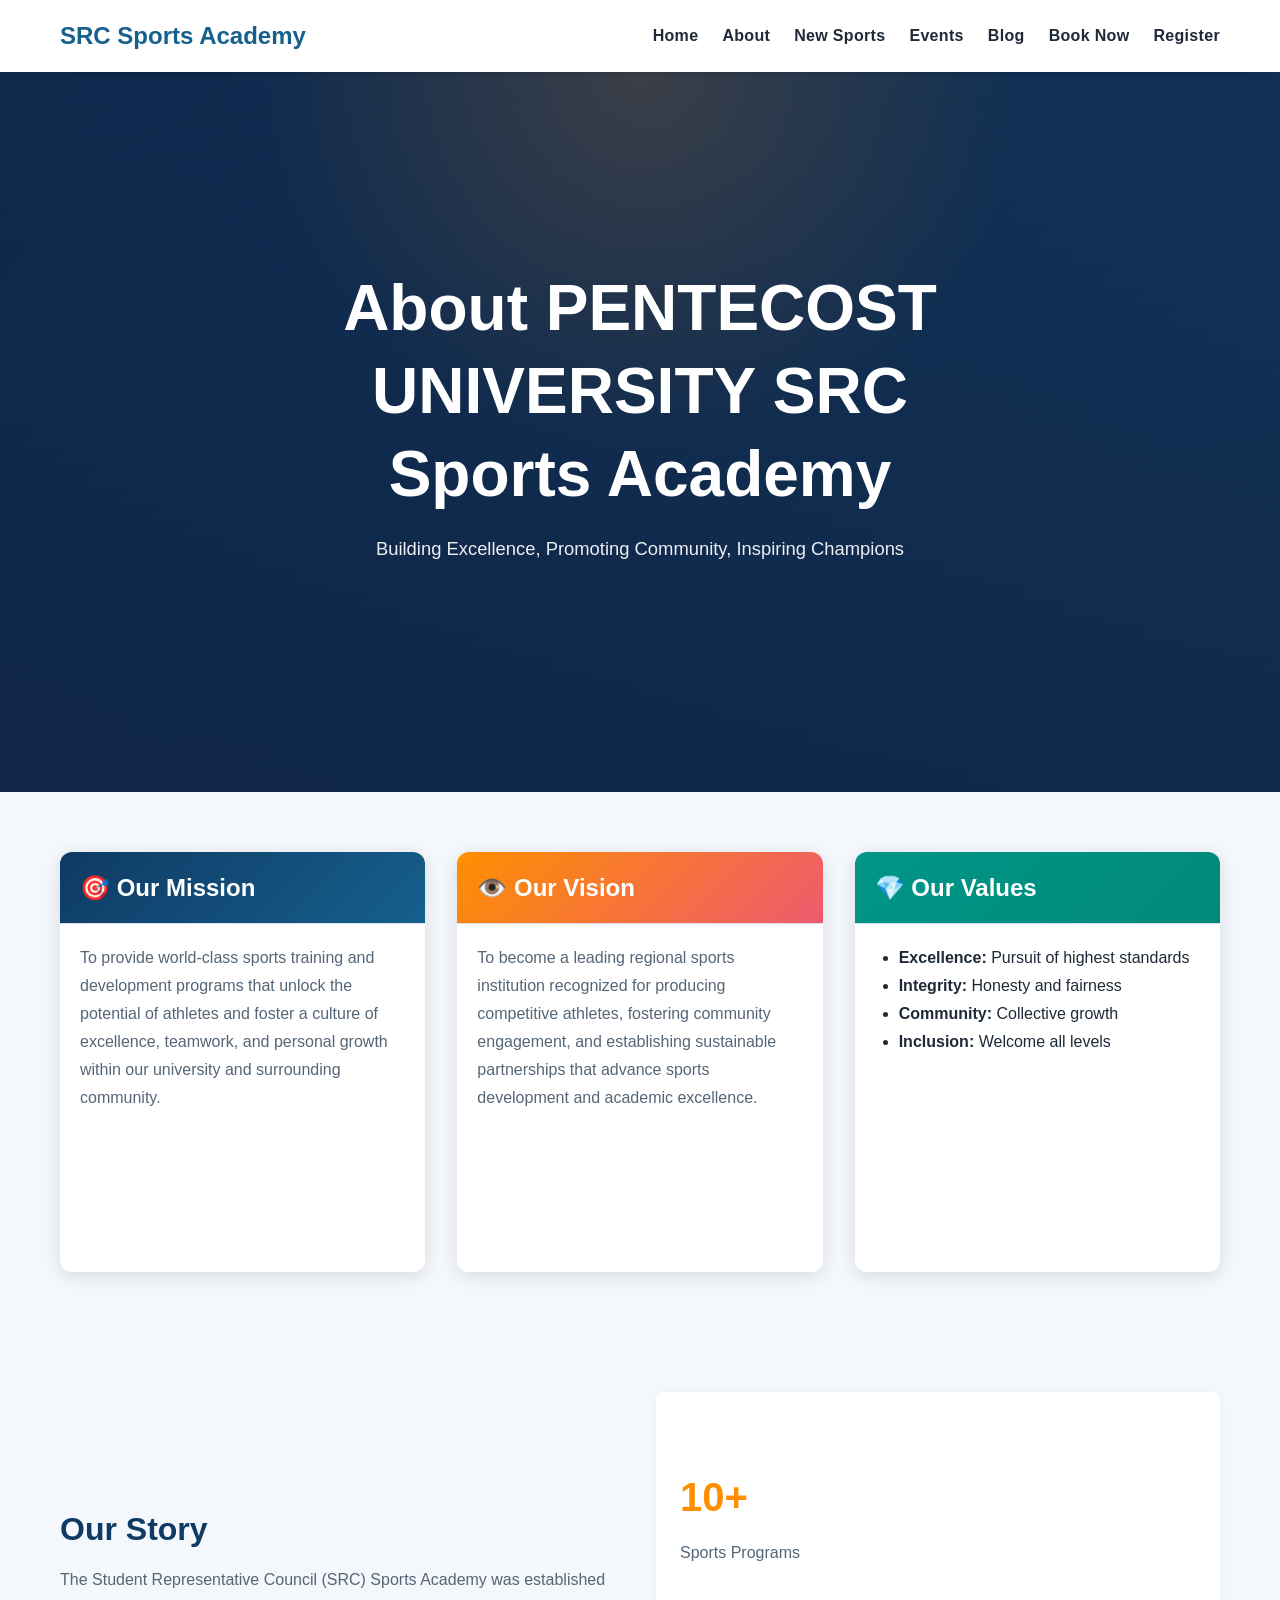
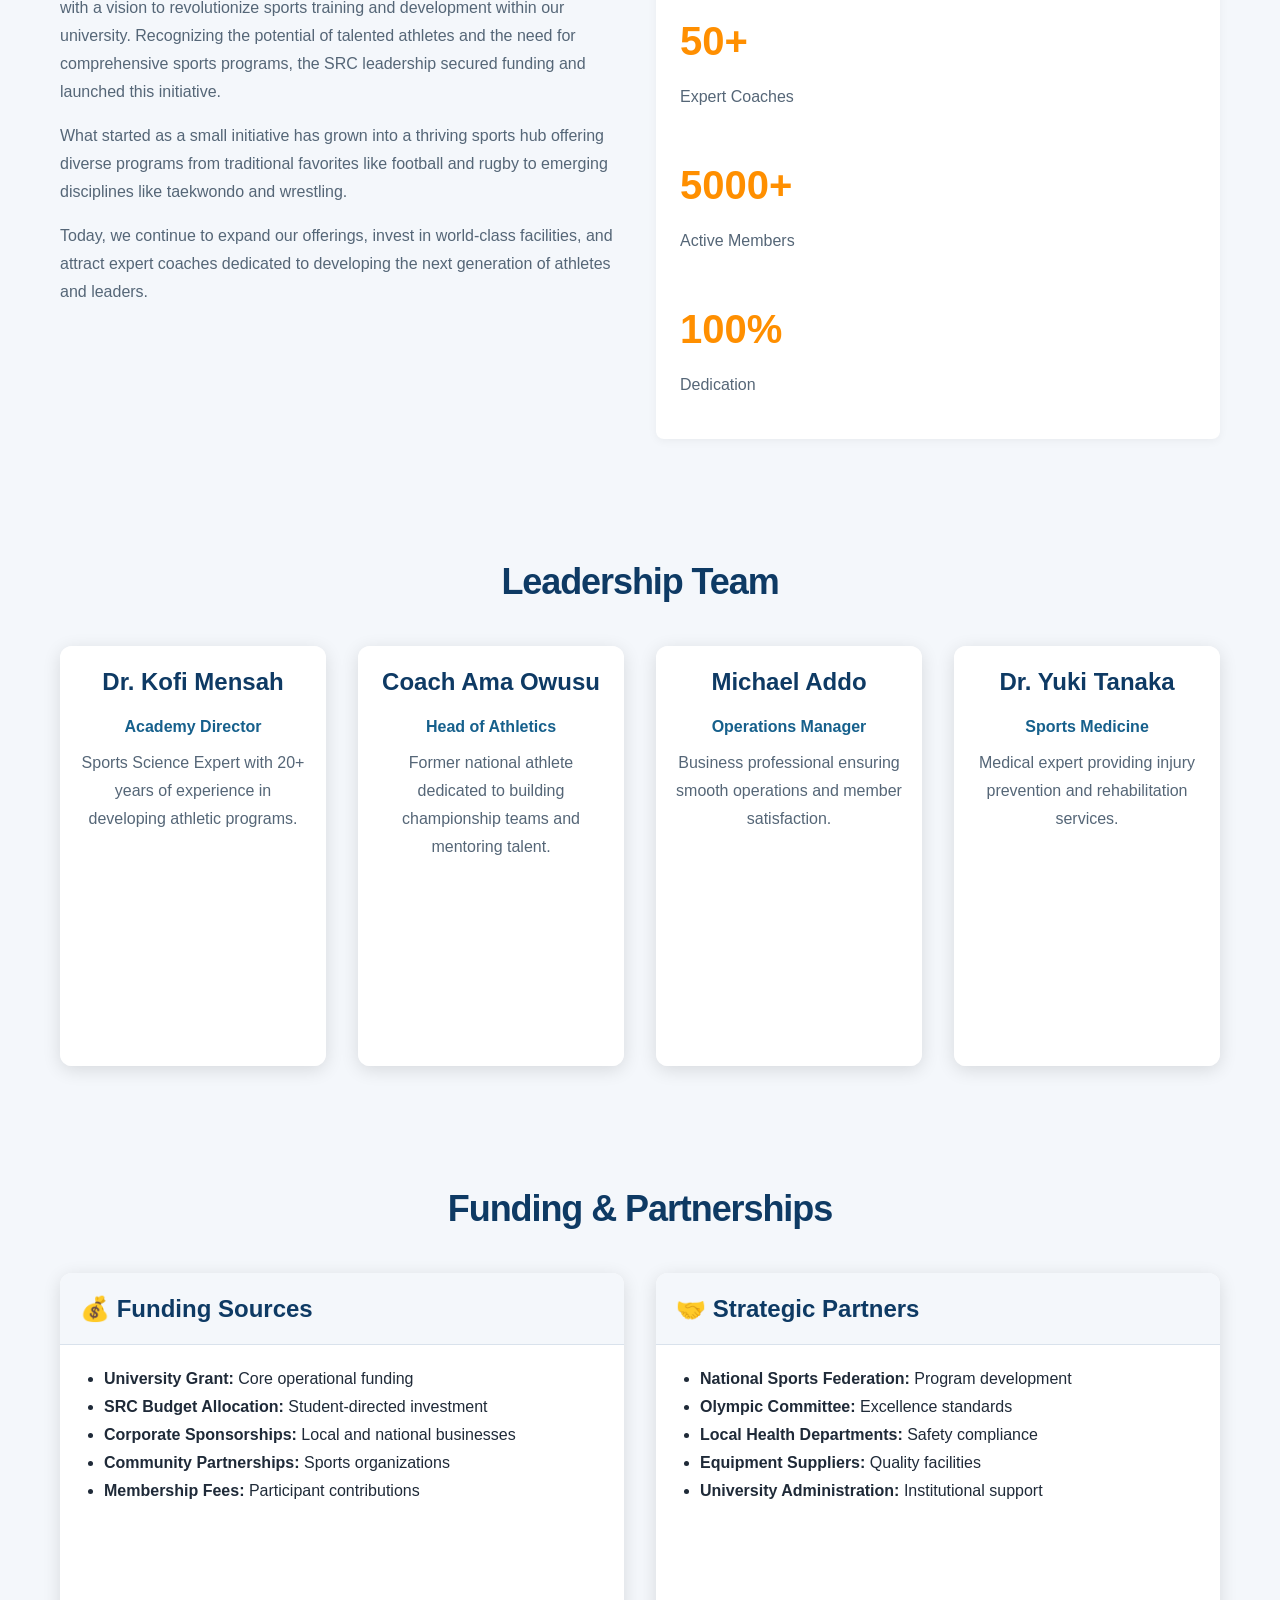
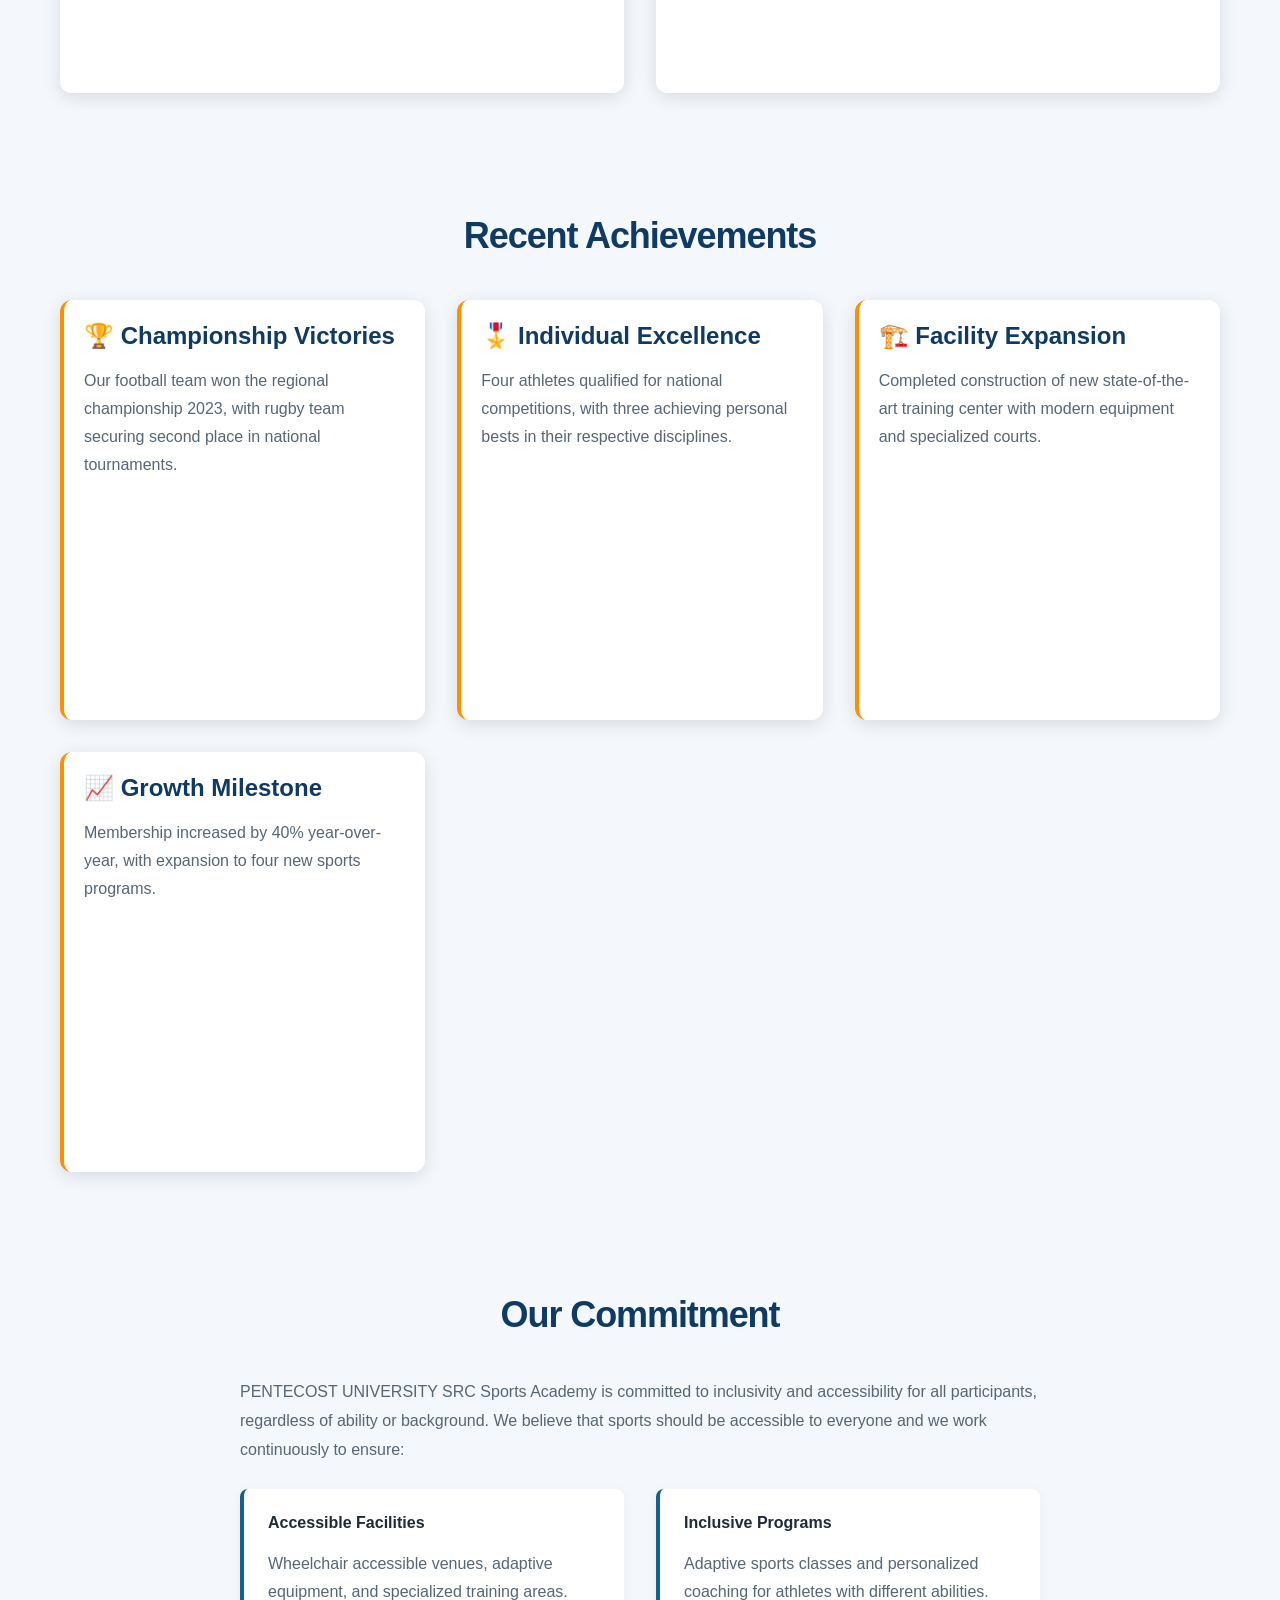
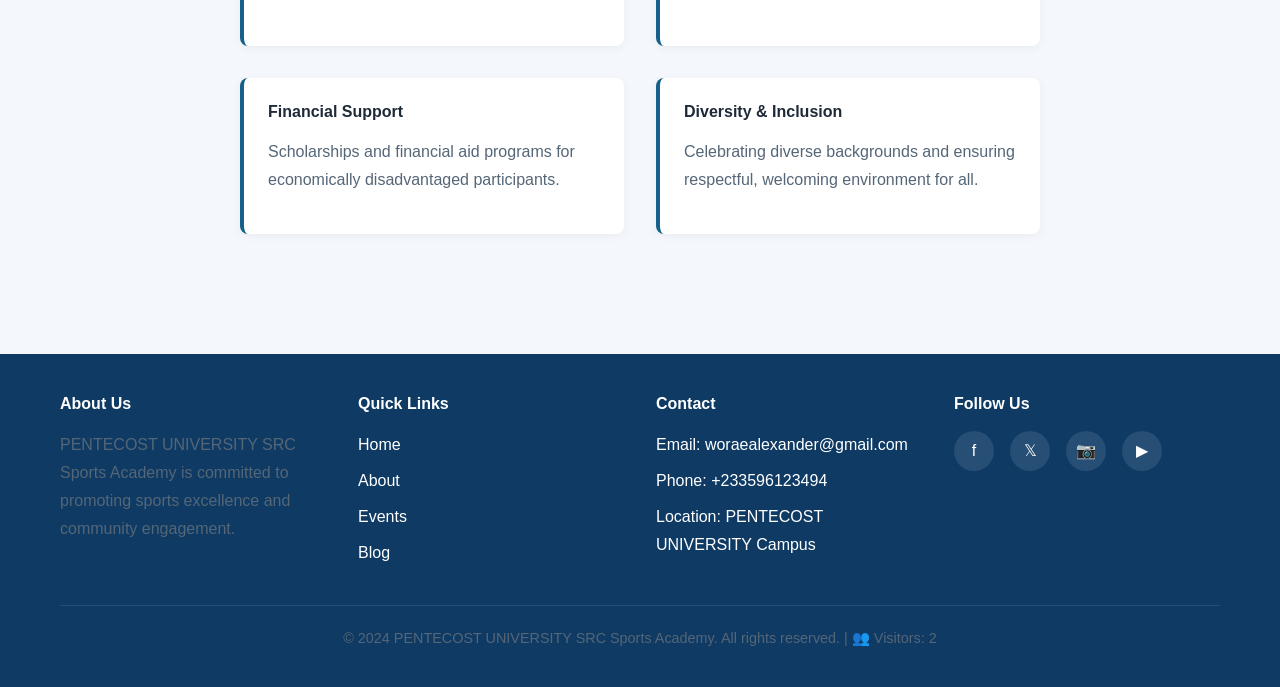
<file: pages/about.html>
<!DOCTYPE html>
<html lang="en">
<head>
    <meta charset="UTF-8">
    <meta name="viewport" content="width=device-width, initial-scale=1.0">
    <meta name="description" content="Learn about PENTECOST UNIVERSITY SRC Sports Academy - Our mission, vision, values, and commitment to sports excellence.">
    <title>About Us -PENTECOST UNIVERSITY SRC Sports Academy</title>
    
    <!-- External CSS -->
    <style>
/* ===================================
   RESPONSIVE CSS FRAMEWORK
   SRC Sports Academy Website
   ==================================== */

/* Root Variables */
:root {
    --primary-color: #0e3a64;
    --secondary-color: #16608c;
    --accent-color: #ff8f00;
    --light-bg: #f4f7fb;
    --text-dark: #1f2a38;
    --text-light: #556677;
    --border-color: #d9e2ec;
    --success-color: #2e7d32;
    --warning-color: #f9a825;
    --error-color: #c62828;
    --transition: all 0.25s ease;
}

/* ===================================
   RESET & GLOBAL STYLES
   ==================================== */

* {
    margin: 0;
    padding: 0;
    box-sizing: border-box;
}

html {
    scroll-behavior: smooth;
    font-size: 16px;
}

body {
    font-family: 'Segoe UI', Tahoma, Geneva, Verdana, sans-serif;
    line-height: 1.75;
    color: var(--text-dark);
    background-color: var(--light-bg);
}

/* ===================================
   TYPOGRAPHY
   ==================================== */

h1, h2, h3, h4, h5, h6 {
    margin-bottom: 1rem;
    font-weight: 700;
    line-height: 1.3;
}

h1 {
    font-size: 2.5rem;
    color: var(--primary-color);
}

h2 {
    font-size: 2rem;
    color: var(--primary-color);
}

h3 {
    font-size: 1.5rem;
    color: var(--primary-color);
}

p {
    margin-bottom: 1rem;
    color: var(--text-light);
}

a {
    color: var(--secondary-color);
    text-decoration: none;
    transition: var(--transition);
}

a:hover {
    color: var(--accent-color);
}

/* ===================================
   CONTAINERS & SECTIONS
   ==================================== */

.container {
    max-width: 1200px;
    margin: 0 auto;
    padding: 0 20px;
}

section {
    padding: 60px 0;
}

section.hero {
    padding: 100px 0;
    background: linear-gradient(135deg, var(--primary-color) 0%, var(--secondary-color) 100%);
    color: #fff;
    text-align: center;
}

/* ===================================
   HEADER & NAVIGATION
   ==================================== */

header {
    background-color: #fff;
    box-shadow: 0 2px 5px rgba(0, 0, 0, 0.1);
    position: sticky;
    top: 0;
    z-index: 1000;
}

.header-content {
    display: flex;
    justify-content: space-between;
    align-items: center;
    padding: 15px 0;
}

.logo {
    font-size: 1.5rem;
    font-weight: 700;
    color: var(--primary-color);
}

nav ul {
    display: flex;
    list-style: none;
    gap: 1.5rem;
    align-items: center;
}

nav a {
    color: var(--text-dark);
    font-weight: 600;
    letter-spacing: 0.02em;
    transition: var(--transition);
    position: relative;
}

nav a:after {
    content: '';
    position: absolute;
    bottom: -4px;
    left: 0;
    width: 0;
    height: 2px;
    background-color: var(--accent-color);
    transition: width 0.25s ease;
}

nav a:hover,
nav a:focus {
    color: var(--primary-color);
}

nav a:hover:after,
nav a:focus:after {
    width: 100%;
}

.hamburger {
    display: none;
    flex-direction: column;
    cursor: pointer;
    gap: 5px;
}

.hamburger span {
    width: 25px;
    height: 3px;
    background-color: var(--primary-color);
    border-radius: 2px;
    transition: var(--transition);
}

.hamburger.active span:nth-child(1) {
    transform: rotate(45deg) translate(10px, 10px);
}

.hamburger.active span:nth-child(2) {
    opacity: 0;
}

.hamburger.active span:nth-child(3) {
    transform: rotate(-45deg) translate(7px, -7px);
}

/* ===================================
   BUTTONS
   ==================================== */

.btn {
    display: inline-flex;
    align-items: center;
    justify-content: center;
    padding: 14px 32px;
    border: none;
    border-radius: 999px;
    font-size: 1rem;
    font-weight: 700;
    cursor: pointer;
    transition: var(--transition);
    text-align: center;
    text-decoration: none;
    letter-spacing: 0.01em;
}

.btn-primary {
    background-color: var(--primary-color);
    color: #fff;
}

.btn-primary:hover,
.btn-primary:focus {
    background-color: var(--secondary-color);
    transform: translateY(-2px);
    box-shadow: 0 12px 28px rgba(14, 58, 100, 0.18);
}

.btn-accent {
    background-color: var(--accent-color);
    color: #fff;
}

.btn-accent:hover,
.btn-accent:focus {
    background-color: #ff9f1c;
    transform: translateY(-2px);
    box-shadow: 0 12px 28px rgba(255, 143, 0, 0.2);
}

.btn-outline {
    background-color: transparent;
    color: var(--primary-color);
    border: 2px solid var(--primary-color);
}

.btn-outline:hover,
.btn-outline:focus {
    background-color: var(--primary-color);
    color: #fff;
}

/* ===================================
   FORMS
   ==================================== */

form {
    max-width: 600px;
    margin: 0 auto;
}

.form-group {
    margin-bottom: 1.5rem;
}

label {
    display: block;
    margin-bottom: 0.5rem;
    font-weight: 600;
    color: var(--text-dark);
}

input, textarea, select {
    width: 100%;
    padding: 12px;
    border: 1px solid var(--border-color);
    border-radius: 5px;
    font-family: inherit;
    font-size: 1rem;
    transition: var(--transition);
}

input:focus, textarea:focus, select:focus {
    outline: none;
    border-color: var(--secondary-color);
    box-shadow: 0 0 5px rgba(42, 82, 152, 0.2);
}

textarea {
    resize: vertical;
    min-height: 150px;
}

.form-check {
    display: flex;
    align-items: center;
    gap: 10px;
    margin-bottom: 1rem;
}

.form-check input[type="checkbox"],
.form-check input[type="radio"] {
    width: auto;
    margin: 0;
}

/* ===================================
   CARDS
   ==================================== */

.card {
    background: #fff;
    border-radius: 12px;
    box-shadow: 0 4px 18px rgba(0, 0, 0, 0.12);
    overflow: hidden;
    transition: var(--transition);
    position: relative;
    display: flex;
    flex-direction: column;
    min-height: 420px;
}

.card-left,
.card-right {
    flex-direction: column;
}

@media (min-width: 900px) {
    .card-left,
    .card-right {
        flex-direction: row;
        align-items: stretch;
    }

    .card-right {
        flex-direction: row-reverse;
    }
}

.card-media {
    width: 100%;
    min-height: 240px;
    overflow: hidden;
    flex: 1 1 40%;
}

.card-image {
    width: 100%;
    height: 100%;
    object-fit: cover;
    display: block;
}

.card-body {
    position: relative;
    z-index: 2;
    padding: 24px;
    background: rgba(255, 255, 255, 0.92);
    flex: 1 1 60%;
}

.testimonial-img {
    width: 100%;
    height: auto;
    max-height: 320px;
    object-fit: contain;
    border-radius: 12px;
    margin-bottom: 1rem;
}

.card img {
    width: 100%;
    display: block;
}

.card-feature-list {
    margin: 1rem 0 1.25rem;
    padding-left: 1.25rem;
    list-style-type: disc;
    color: var(--text-color);
}

.card-feature-list li {
    margin-bottom: 0.65rem;
}
.card:hover {
    box-shadow: 0 10px 24px rgba(0, 0, 0, 0.18);
    transform: translateY(-6px);
}

.card-bg-video {
    position: absolute;
    top: 0;
    left: 0;
    width: 100%;
    height: 100%;
    object-fit: cover;
    z-index: -1;
    opacity: 1;
}

.card-bg-image {
    display: block;
    opacity: 1;
}

.card-header {
    padding: 20px;
    background-color: var(--light-bg);
    border-bottom: 1px solid var(--border-color);
}

.card-body {
    padding: 20px;
    background: rgba(255, 255, 255, 0.95);
}

.card-footer {
    padding: 15px 20px;
    background-color: var(--light-bg);
    border-top: 1px solid var(--border-color);
}

.section-headline {
    text-align: center;
    margin-bottom: 2.5rem;
    font-size: 2.25rem;
    letter-spacing: -0.03em;
}

.section-alt {
    background-color: var(--light-bg);
}

.search-row {
    display: flex;
    flex-wrap: wrap;
    gap: 10px;
    justify-content: center;
    margin-bottom: 20px;
}

.hero-actions,
.button-row {
    display: flex;
    flex-wrap: wrap;
    gap: 1rem;
    justify-content: center;
}

.text-white {
    color: #fff !important;
}

.text-soft {
    color: rgba(255, 255, 255, 0.9);
}

.text-secondary {
    color: var(--secondary-color);
}

.link-secondary {
    color: var(--secondary-color);
}

.link-secondary:hover {
    color: var(--accent-color);
}

.table-basic {
    width: 100%;
    border-collapse: collapse;
}

.table-basic th,
.table-basic td {
    text-align: left;
    padding: 0.75rem;
    border-bottom: 1px solid var(--border-color);
}

.table-basic th {
    border-bottom: 2px solid var(--border-color);
}

.panel-box {
    padding: 1.5rem;
    background: #fff;
    border-radius: 8px;
    box-shadow: 0 2px 10px rgba(0, 0, 0, 0.05);
}

.panel-border {
    border-left: 4px solid var(--secondary-color);
}

.card-header.gradient-primary {
    background: linear-gradient(135deg, var(--primary-color) 0%, var(--secondary-color) 100%);
    color: #fff;
}

.card-header.gradient-accent {
    background: linear-gradient(135deg, var(--accent-color) 0%, #ee5a6f 100%);
    color: #fff;
}

.card-header.gradient-warning {
    background: linear-gradient(135deg, #ffc107 0%, #ff9800 100%);
    color: #fff;
}

.card-header.gradient-secondary {
    background: linear-gradient(135deg, #009688 0%, #00897b 100%);
    color: #fff;
}

.card-header h3 {
    margin-bottom: 0;
}

.card-header small {
    color: rgba(255, 255, 255, 0.8);
}

.footer-link {
    color: rgba(255, 255, 255, 0.7);
    transition: var(--transition);
}

.footer-link:hover {
    color: #fff;
}

.table-responsive {
    overflow-x: auto;
}

.highlight-banner {
    background: linear-gradient(135deg, var(--primary-color) 0%, var(--secondary-color) 100%);
    color: #fff;
    text-align: center;
}

.highlight-banner .section-copy {
    color: rgba(255, 255, 255, 0.9);
}

.section-copy {
    line-height: 1.8;
    color: var(--text-light);
}

.btn-full {
    flex: 1 1 100%;
}

.ml-2 {
    margin-left: 1.5rem;
}

.mt-auto {
    margin-top: auto;
}

.align-center {
    align-items: center;
}

.gap-3 {
    gap: 3rem;
}

.grid-gap-1 {
    gap: 1rem;
}

.card-border-left {
    border-left: 4px solid var(--accent-color);
}

.panel-accent {
    background: #fff;
    border-radius: 8px;
    padding: 1.5rem;
    box-shadow: 0 2px 14px rgba(0,0,0,0.06);
}

.panel-secondary {
    border-left: 4px solid var(--secondary-color);
}

.text-highlight {
    color: var(--accent-color);
    font-size: 2.5rem;
}

.leader-title {
    color: var(--secondary-color);
    font-weight: 600;
    margin-bottom: 0.5rem;
}

.content-narrow {
    max-width: 800px;
    margin: 0 auto;
}

.panel-warning {
    background-color: #fff3cd;
    border-left: 4px solid var(--warning-color);
}

.gap-3 {
    gap: 3rem;
}

.panel-warning {
    background-color: #fff3cd;
    border-left: 4px solid var(--warning-color);
}

@media (min-width: 640px) {
    .btn-full {
        flex: 1;
        width: auto;
    }
}


/* ===================================
   GRID LAYOUTS
   ==================================== */

.grid {
    display: grid;
    gap: 2rem;
}

.grid-2 {
    grid-template-columns: repeat(auto-fit, minmax(340px, 1fr));
}

.grid-3 {
    grid-template-columns: repeat(auto-fit, minmax(280px, 1fr));
}

.grid-4 {
    grid-template-columns: repeat(auto-fit, minmax(220px, 1fr));
}

/* ===================================
   FOOTER
   ==================================== */

footer {
    background-color: var(--primary-color);
    color: #fff;
    padding: 40px 0 20px;
    margin-top: 60px;
}

.footer-content {
    display: grid;
    grid-template-columns: repeat(auto-fit, minmax(250px, 1fr));
    gap: 2rem;
    margin-bottom: 30px;
}

.footer-section h4 {
    color: #fff;
    margin-bottom: 1rem;
}

.footer-section ul {
    list-style: none;
}

.footer-section ul li {
    margin-bottom: 0.5rem;
}

.footer-section a {
    color: #fff;
    text-decoration: none;
}

.footer-section a:hover {
    color: var(--accent-color);
}

.social-links {
    display: flex;
    gap: 1rem;
    margin-top: 1rem;
}

.social-links a {
    display: inline-block;
    width: 40px;
    height: 40px;
    background-color: rgba(255, 255, 255, 0.1);
    border-radius: 50%;
    display: flex;
    align-items: center;
    justify-content: center;
    transition: var(--transition);
}

.social-links a:hover {
    background-color: var(--accent-color);
    transform: translateY(-3px);
}

.footer-bottom {
    text-align: center;
    padding-top: 20px;
    border-top: 1px solid rgba(255, 255, 255, 0.1);
    font-size: 0.9rem;
}

/* ===================================
   HERO SECTION
   ==================================== */

.hero {
    position: relative;
    min-height: 720px;
    display: flex;
    align-items: center;
    justify-content: center;
    overflow: hidden;
}

.hero::before {
    content: '';
    position: absolute;
    inset: 0;
    background: radial-gradient(circle at top, rgba(255, 143, 28, 0.18), transparent 40%), linear-gradient(180deg, rgba(15, 32, 64, 0.65), rgba(15, 32, 64, 0.85));
    z-index: 1;
}

.hero-content {
    position: relative;
    z-index: 2;
    text-align: center;
    color: #fff;
    max-width: 760px;
    padding: 0 20px;
}

.hero-video {
    position: absolute;
    inset: 0;
    width: 100%;
    height: 100%;
    object-fit: cover;
    z-index: 0;
    opacity: 0.7;
}

.hero-image {
    opacity: 1;
}

.hero h1 {
    color: #fff;
    margin-bottom: 1rem;
    font-size: clamp(3rem, 5vw, 4.5rem);
}

.hero p {
    color: rgba(255, 255, 255, 0.92);
    font-size: 1.15rem;
    margin-bottom: 2rem;
    max-width: 720px;
    margin-left: auto;
    margin-right: auto;
}

.eyebrow {
    display: inline-flex;
    margin-bottom: 1rem;
    padding: 0.5rem 1rem;
    border-radius: 999px;
    font-size: 0.85rem;
    letter-spacing: 0.16em;
    text-transform: uppercase;
    background: rgba(255, 255, 255, 0.12);
    color: #fff;
}

.hero-actions {
    display: inline-flex;
    flex-wrap: wrap;
    gap: 1rem;
    justify-content: center;
}

/* ===================================
   UTILITIES
   ==================================== */

.text-center {
    text-align: center;
}

.notification {
    position: fixed;
    top: 20px;
    right: 20px;
    max-width: 420px;
    border-radius: 8px;
    padding: 15px;
    color: white;
    z-index: 9999;
    animation: slideIn 0.3s ease;
    box-shadow: 0 10px 30px rgba(0, 0, 0, 0.12);
}

.notification-success {
    background-color: var(--success-color);
}

.notification-error {
    background-color: var(--error-color);
}

.notification-warning {
    background-color: var(--warning-color);
    color: #333;
}

.notification-info {
    background-color: var(--secondary-color);
}

.notification-content {
    display: flex;
    justify-content: space-between;
    align-items: center;
    gap: 10px;
}

.notification-content p {
    margin: 0;
}

.notification-close {
    background: none;
    border: none;
    color: inherit;
    font-size: 1.5rem;
    cursor: pointer;
    padding: 0;
}

@keyframes slideIn {
    from {
        transform: translateX(400px);
        opacity: 0;
    }
    to {
        transform: translateX(0);
        opacity: 1;
    }
}

.text-right {
    text-align: right;
}

.text-left {
    text-align: left;
}

.mt-1 { margin-top: 0.5rem; }
.mt-2 { margin-top: 1rem; }
.mt-3 { margin-top: 1.5rem; }
.mt-4 { margin-top: 2rem; }

.mb-1 { margin-bottom: 0.5rem; }
.mb-2 { margin-bottom: 1rem; }
.mb-3 { margin-bottom: 1.5rem; }
.mb-4 { margin-bottom: 2rem; }

.p-1 { padding: 0.5rem; }
.p-2 { padding: 1rem; }
.p-3 { padding: 1.5rem; }
.p-4 { padding: 2rem; }

.hidden {
    display: none !important;
}

.sr-only {
    position: absolute;
    width: 1px;
    height: 1px;
    padding: 0;
    margin: -1px;
    overflow: hidden;
    clip: rect(0, 0, 0, 0);
    white-space: nowrap;
    border-width: 0;
}

/* ===================================
   RESPONSIVE DESIGN
   ==================================== */

@media (max-width: 1024px) {
    h1 {
        font-size: 2rem;
    }

    h2 {
        font-size: 1.5rem;
    }

    section {
        padding: 40px 0;
    }
}

@media (max-width: 768px) {
    .hamburger {
        display: flex;
    }

    nav ul {
        display: none;
        position: absolute;
        top: 70px;
        left: 0;
        right: 0;
        flex-direction: column;
        background-color: #fff;
        padding: 1rem;
        gap: 0;
        box-shadow: 0 5px 10px rgba(0, 0, 0, 0.1);
    }

    nav ul.active {
        display: flex;
    }

    nav a {
        padding: 10px;
        border-radius: 5px;
    }

    nav a:after {
        display: none;
    }

    nav a:hover {
        background-color: var(--light-bg);
    }

    .hero h1 {
        font-size: 2rem;
    }

    .grid-2, .grid-3, .grid-4 {
        grid-template-columns: 1fr;
    }

    .footer-content {
        grid-template-columns: 1fr;
    }
}

@media (max-width: 480px) {
    html {
        font-size: 14px;
    }

    .container {
        padding: 0 15px;
    }

    h1 {
        font-size: 1.5rem;
    }

    h2 {
        font-size: 1.2rem;
    }

    .btn {
        width: 100%;
        padding: 15px;
    }

    section {
        padding: 30px 0;
    }

    .hero {
        min-height: 400px;
    }

    .hero h1 {
        font-size: 1.5rem;
    }

    .hero p {
        font-size: 1rem;
    }
}

/* ===================================
   ACCESSIBILITY
   ==================================== */

:focus-visible {
    outline: 3px solid var(--secondary-color);
    outline-offset: 2px;
}

button:focus-visible {
    outline: 3px dashed var(--secondary-color);
    outline-offset: 3px;
}

@media (prefers-reduced-motion: reduce) {
    * {
        animation-duration: 0.01ms !important;
        animation-iteration-count: 1 !important;
        transition-duration: 0.01ms !important;
    }
}

/* ===================================
   HIGH CONTRAST MODE
   ==================================== */

@media (prefers-contrast: more) {
    .card {
        border: 2px solid var(--text-dark);
    }

    button {
        border: 2px solid currentColor;
    }
}

</style>
</head>
<body>
    <!-- ====================================
         HEADER & NAVIGATION
         ==================================== -->
    <header>
        <div class="container">
            <div class="header-content">
                <div class="logo">
                    <a href="../index.html" aria-label="PENTECOST UNIVERSITY SRC Sports Academy Home">SRC Sports Academy</a>
                </div>
                
                <nav aria-label="Main navigation">
                    <ul role="menubar">
                        <li role="presentation"><a href="../index.html" role="menuitem">Home</a></li>
                        <li role="presentation"><a href="about.html" role="menuitem" aria-current="page">About</a></li>
                        <li role="presentation"><a href="new-activities.html" role="menuitem">New Sports</a></li>
                        <li role="presentation"><a href="events.html" role="menuitem">Events</a></li>
                        <li role="presentation"><a href="blog.html" role="menuitem">Blog</a></li>
                        <li role="presentation"><a href="book-online.html" role="menuitem">Book Now</a></li>
                        <li role="presentation"><a href="register.html" role="menuitem">Register</a></li>
                    </ul>
                </nav>

                <div class="hamburger" aria-label="Toggle navigation menu" role="button" tabindex="0" aria-expanded="false">
                    <span></span>
                    <span></span>
                    <span></span>
                </div>
            </div>
        </div>
    </header>

    <!-- ====================================
         PAGE HERO
         ==================================== -->
    <section class="hero">
        <video autoplay muted loop playsinline class="hero-video" aria-label="Showcasing various sports activities at SRC Sports Academy">
            <source src="../IMAGES/video_2026-05-11_11-56-57.mp4" type="video/mp4">
        </video>
        <div class="hero-content">
            <h1>About PENTECOST UNIVERSITY SRC Sports Academy</h1>
            <p>Building Excellence, Promoting Community, Inspiring Champions</p>
        </div>
    </section>

    <!-- ====================================
         MISSION, VISION, VALUES
         ==================================== -->
    <section>
        <div class="container">
            <div class="grid grid-3">
                <div class="card">
                    <div class="card-header gradient-primary">
                        <h3 class="text-white">🎯 Our Mission</h3>
                    </div>
                    <div class="card-body">
                        <p>To provide world-class sports training and development programs that unlock the potential of athletes and foster a culture of excellence, teamwork, and personal growth within our university and surrounding community.</p>
                    </div>
                </div>

                <div class="card">
                    <div class="card-header gradient-accent">
                        <h3 class="text-white">👁️ Our Vision</h3>
                    </div>
                    <div class="card-body">
                        <p>To become a leading regional sports institution recognized for producing competitive athletes, fostering community engagement, and establishing sustainable partnerships that advance sports development and academic excellence.</p>
                    </div>
                </div>

                <div class="card">
                    <div class="card-header gradient-secondary">
                        <h3 class="text-white">💎 Our Values</h3>
                    </div>
                    <div class="card-body">
                        <ul class="ml-2">
                            <li><strong>Excellence:</strong> Pursuit of highest standards</li>
                            <li><strong>Integrity:</strong> Honesty and fairness</li>
                            <li><strong>Community:</strong> Collective growth</li>
                            <li><strong>Inclusion:</strong> Welcome all levels</li>
                        </ul>
                    </div>
                </div>
            </div>
        </div>
    </section>

    <!-- ====================================
         OUR STORY
         ==================================== -->
    <section class="section-alt">
        <div class="container">
            <div class="grid grid-2 align-center gap-3">
                <div>
                    <h2>Our Story</h2>
                    <p>The Student Representative Council (SRC) Sports Academy was established with a vision to revolutionize sports training and development within our university. Recognizing the potential of talented athletes and the need for comprehensive sports programs, the SRC leadership secured funding and launched this initiative.</p>
                    
                    <p>What started as a small initiative has grown into a thriving sports hub offering diverse programs from traditional favorites like football and rugby to emerging disciplines like taekwondo and wrestling.</p>

                    <p>Today, we continue to expand our offerings, invest in world-class facilities, and attract expert coaches dedicated to developing the next generation of athletes and leaders.</p>
                </div>

                <div class="panel-box gradient-primary text-white">
                    <h3 class="text-white mb-3">Academy Highlights</h3>
                    <div class="grid grid-2 grid-gap-1">
                        <div>
                            <h2 class="text-highlight">10+</h2>
                            <p>Sports Programs</p>
                        </div>
                        <div>
                            <h2 class="text-highlight">50+</h2>
                            <p>Expert Coaches</p>
                        </div>
                        <div>
                            <h2 class="text-highlight">5000+</h2>
                            <p>Active Members</p>
                        </div>
                        <div>
                            <h2 class="text-highlight">100%</h2>
                            <p>Dedication</p>
                        </div>
                    </div>
                </div>
            </div>
        </div>
    </section>

    <!-- ====================================
         LEADERSHIP TEAM
         ==================================== -->
    <section>
        <div class="container">
            <h2 class="section-headline">Leadership Team</h2>
            
            <div class="grid grid-4">
                <div class="card text-center">
                    <div class="card-body">
                        <h3>Dr. Kofi Mensah</h3>
                        <p class="leader-title">Academy Director</p>
                        <p>Sports Science Expert with 20+ years of experience in developing athletic programs.</p>
                    </div>
                </div>

                <div class="card text-center">
                    <div class="card-body">
                        <h3>Coach Ama Owusu</h3>
                        <p class="leader-title">Head of Athletics</p>
                        <p>Former national athlete dedicated to building championship teams and mentoring talent.</p>
                    </div>
                </div>

                <div class="card text-center">
                    <div class="card-body">
                        <h3>Michael Addo</h3>
                        <p class="leader-title">Operations Manager</p>
                        <p>Business professional ensuring smooth operations and member satisfaction.</p>
                    </div>
                </div>

                <div class="card text-center">
                    <div class="card-body">
                        <h3>Dr. Yuki Tanaka</h3>
                        <p class="leader-title">Sports Medicine</p>
                        <p>Medical expert providing injury prevention and rehabilitation services.</p>
                    </div>
                </div>
            </div>
        </div>
    </section>

    <!-- ====================================
         FUNDING & PARTNERSHIPS
         ==================================== -->
    <section class="section-alt">
        <div class="container">
            <h2 class="section-headline">Funding & Partnerships</h2>
            
            <div class="grid grid-2">
                <div class="card">
                    <div class="card-header">
                        <h3>💰 Funding Sources</h3>
                    </div>
                    <div class="card-body">
                        <ul class="ml-2">
                            <li><strong>University Grant:</strong> Core operational funding</li>
                            <li><strong>SRC Budget Allocation:</strong> Student-directed investment</li>
                            <li><strong>Corporate Sponsorships:</strong> Local and national businesses</li>
                            <li><strong>Community Partnerships:</strong> Sports organizations</li>
                            <li><strong>Membership Fees:</strong> Participant contributions</li>
                        </ul>
                    </div>
                </div>

                <div class="card">
                    <div class="card-header">
                        <h3>🤝 Strategic Partners</h3>
                    </div>
                    <div class="card-body">
                        <ul class="ml-2">
                            <li><strong>National Sports Federation:</strong> Program development</li>
                            <li><strong>Olympic Committee:</strong> Excellence standards</li>
                            <li><strong>Local Health Departments:</strong> Safety compliance</li>
                            <li><strong>Equipment Suppliers:</strong> Quality facilities</li>
                            <li><strong>University Administration:</strong> Institutional support</li>
                        </ul>
                    </div>
                </div>
            </div>
        </div>
    </section>

    <!-- ====================================
         ACHIEVEMENTS
         ==================================== -->
    <section>
        <div class="container">
            <h2 class="section-headline">Recent Achievements</h2>
            
            <div class="grid grid-2">
                <div class="card card-border-left">
                    <div class="card-body">
                        <h3>🏆 Championship Victories</h3>
                        <p>Our football team won the regional championship 2023, with rugby team securing second place in national tournaments.</p>
                    </div>
                </div>

                <div class="card card-border-left">
                    <div class="card-body">
                        <h3>🎖️ Individual Excellence</h3>
                        <p>Four athletes qualified for national competitions, with three achieving personal bests in their respective disciplines.</p>
                    </div>
                </div>

                <div class="card card-border-left">
                    <div class="card-body">
                        <h3>🏗️ Facility Expansion</h3>
                        <p>Completed construction of new state-of-the-art training center with modern equipment and specialized courts.</p>
                    </div>
                </div>

                <div class="card card-border-left">
                    <div class="card-body">
                        <h3>📈 Growth Milestone</h3>
                        <p>Membership increased by 40% year-over-year, with expansion to four new sports programs.</p>
                    </div>
                </div>
            </div>
        </div>
    </section>

    <!-- ====================================
         COMMITMENT TO ACCESSIBILITY
         ==================================== -->
    <section class="section-alt">
        <div class="container">
            <h2 class="section-headline">Our Commitment</h2>
            
            <div class="content-narrow">
                <p class="section-copy mb-3">PENTECOST UNIVERSITY SRC Sports Academy is committed to inclusivity and accessibility for all participants, regardless of ability or background. We believe that sports should be accessible to everyone and we work continuously to ensure:</p>

                <div class="grid grid-2 grid-gap-1">
                    <div class="panel-box panel-secondary">
                        <h4>Accessible Facilities</h4>
                        <p>Wheelchair accessible venues, adaptive equipment, and specialized training areas.</p>
                    </div>
                    <div class="panel-box panel-secondary">
                        <h4>Inclusive Programs</h4>
                        <p>Adaptive sports classes and personalized coaching for athletes with different abilities.</p>
                    </div>
                    <div class="panel-box panel-secondary">
                        <h4>Financial Support</h4>
                        <p>Scholarships and financial aid programs for economically disadvantaged participants.</p>
                    </div>
                    <div class="panel-box panel-secondary">
                        <h4>Diversity & Inclusion</h4>
                        <p>Celebrating diverse backgrounds and ensuring respectful, welcoming environment for all.</p>
                    </div>
                </div>
            </div>
        </div>
    </section>

    <!-- ====================================
         FOOTER
         ==================================== -->
    <footer>
        <div class="container">
            <div class="footer-content">
                <div class="footer-section">
                    <h4>About Us</h4>
                    <p>PENTECOST UNIVERSITY SRC Sports Academy is committed to promoting sports excellence and community engagement.</p>
                </div>

                <div class="footer-section">
                    <h4>Quick Links</h4>
                    <ul>
                        <li><a href="../index.html">Home</a></li>
                        <li><a href="about.html">About</a></li>
                        <li><a href="events.html">Events</a></li>
                        <li><a href="blog.html">Blog</a></li>
                    </ul>
                </div>

                <div class="footer-section">
                    <h4>Contact</h4>
                    <ul>
                        <li>Email: woraealexander@gmail.com</li>
                        <li>Phone: +233596123494</li>
                        <li>Location: PENTECOST UNIVERSITY Campus</li>
                    </ul>
                </div>

                <div class="footer-section">
                    <h4>Follow Us</h4>
                    <div class="social-links">
                        <a href="https://facebook.com/srcacademy" aria-label="Facebook">f</a>
                        <a href="https://twitter.com/srcacademy" aria-label="Twitter">𝕏</a>
                        <a href="https://instagram.com/srcacademy" aria-label="Instagram">📷</a>
                        <a href="https://youtube.com/srcacademy" aria-label="YouTube">▶</a>
                    </div>
                </div>
            </div>

            <div class="footer-bottom">
                <p>&copy; 2024 PENTECOST UNIVERSITY SRC Sports Academy. All rights reserved. | 👥 Visitors: <span id="visitor-counter">0</span></p>
            </div>
        </div>
    </footer>

    <!-- External JavaScript -->
    <script src="https://code.jquery.com/jquery-3.7.1.min.js" integrity="sha256-3gJwYpMe3p4C1Xn4G9ANOU5RkQ1c1wB2aBRvYTMXxcI=" crossorigin="anonymous"></script>
    <script src="../JS/script.js"></script>
</body>
</html>
</file>
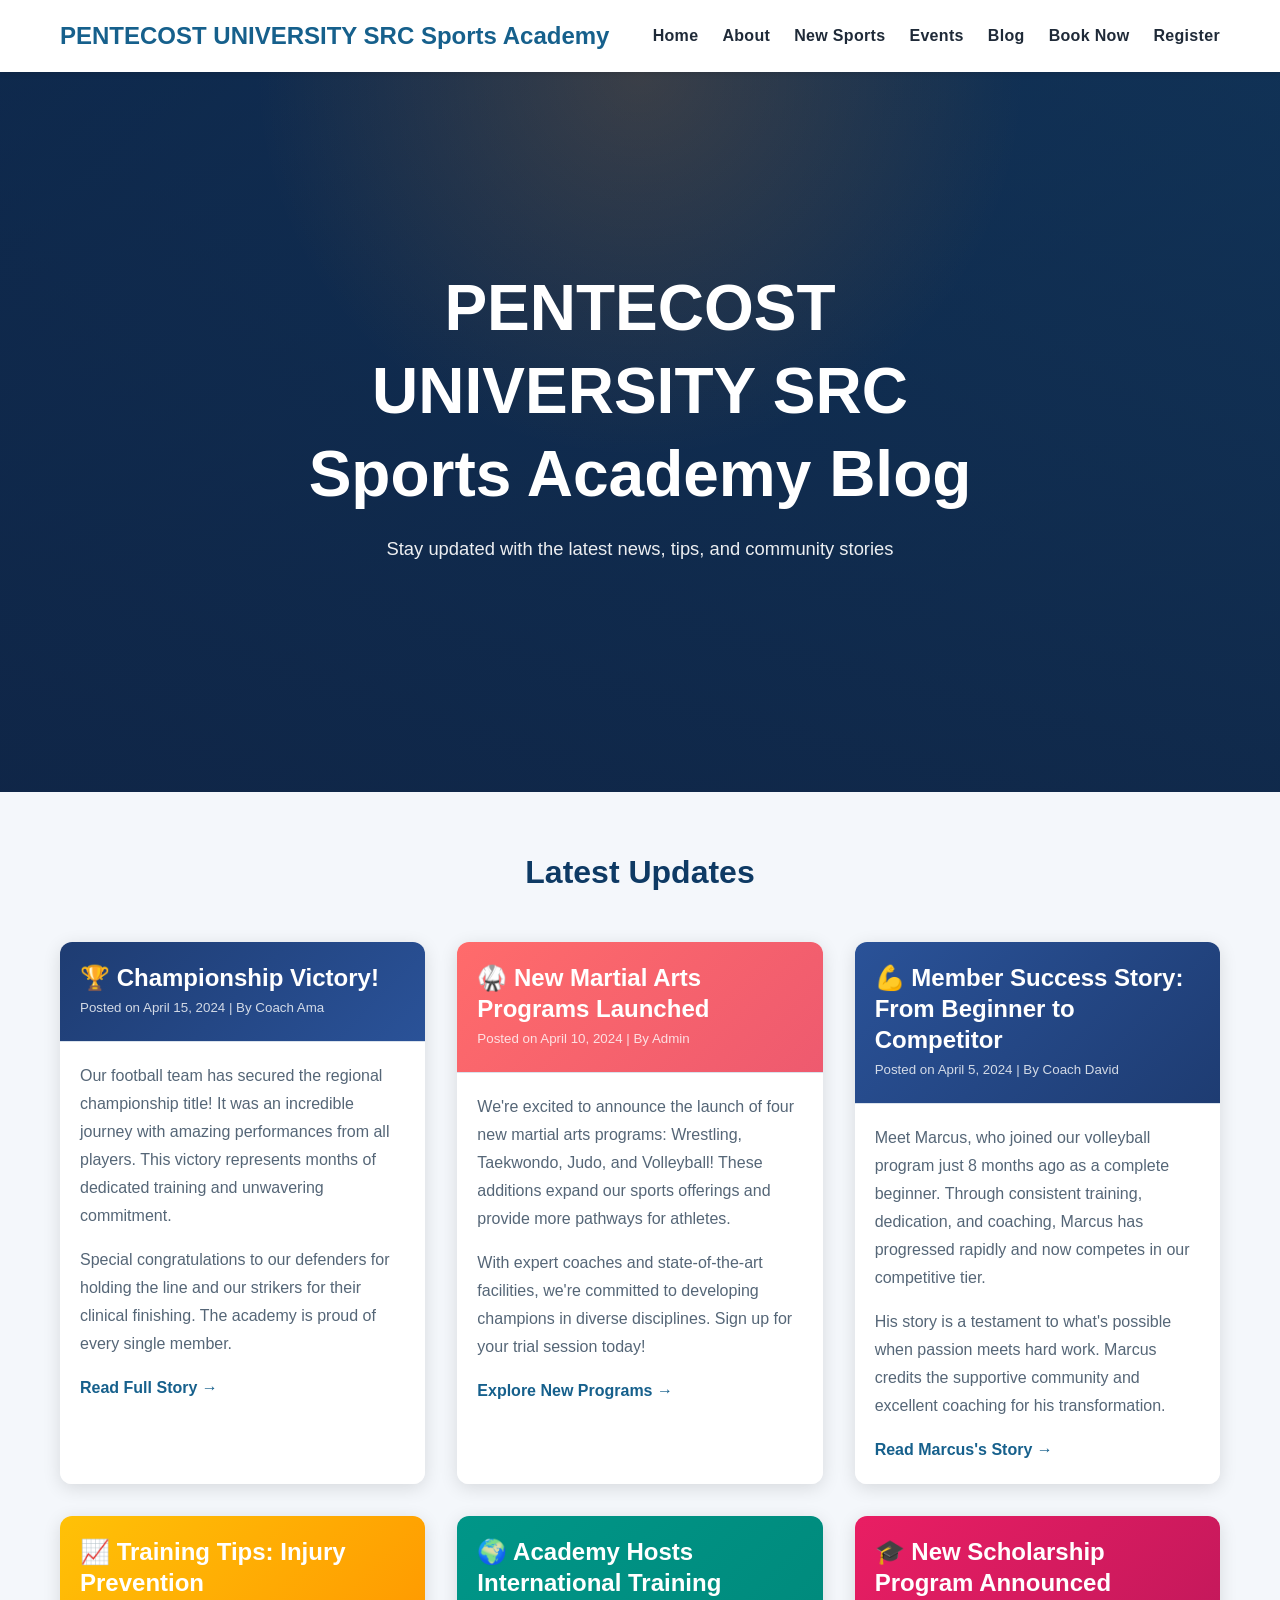
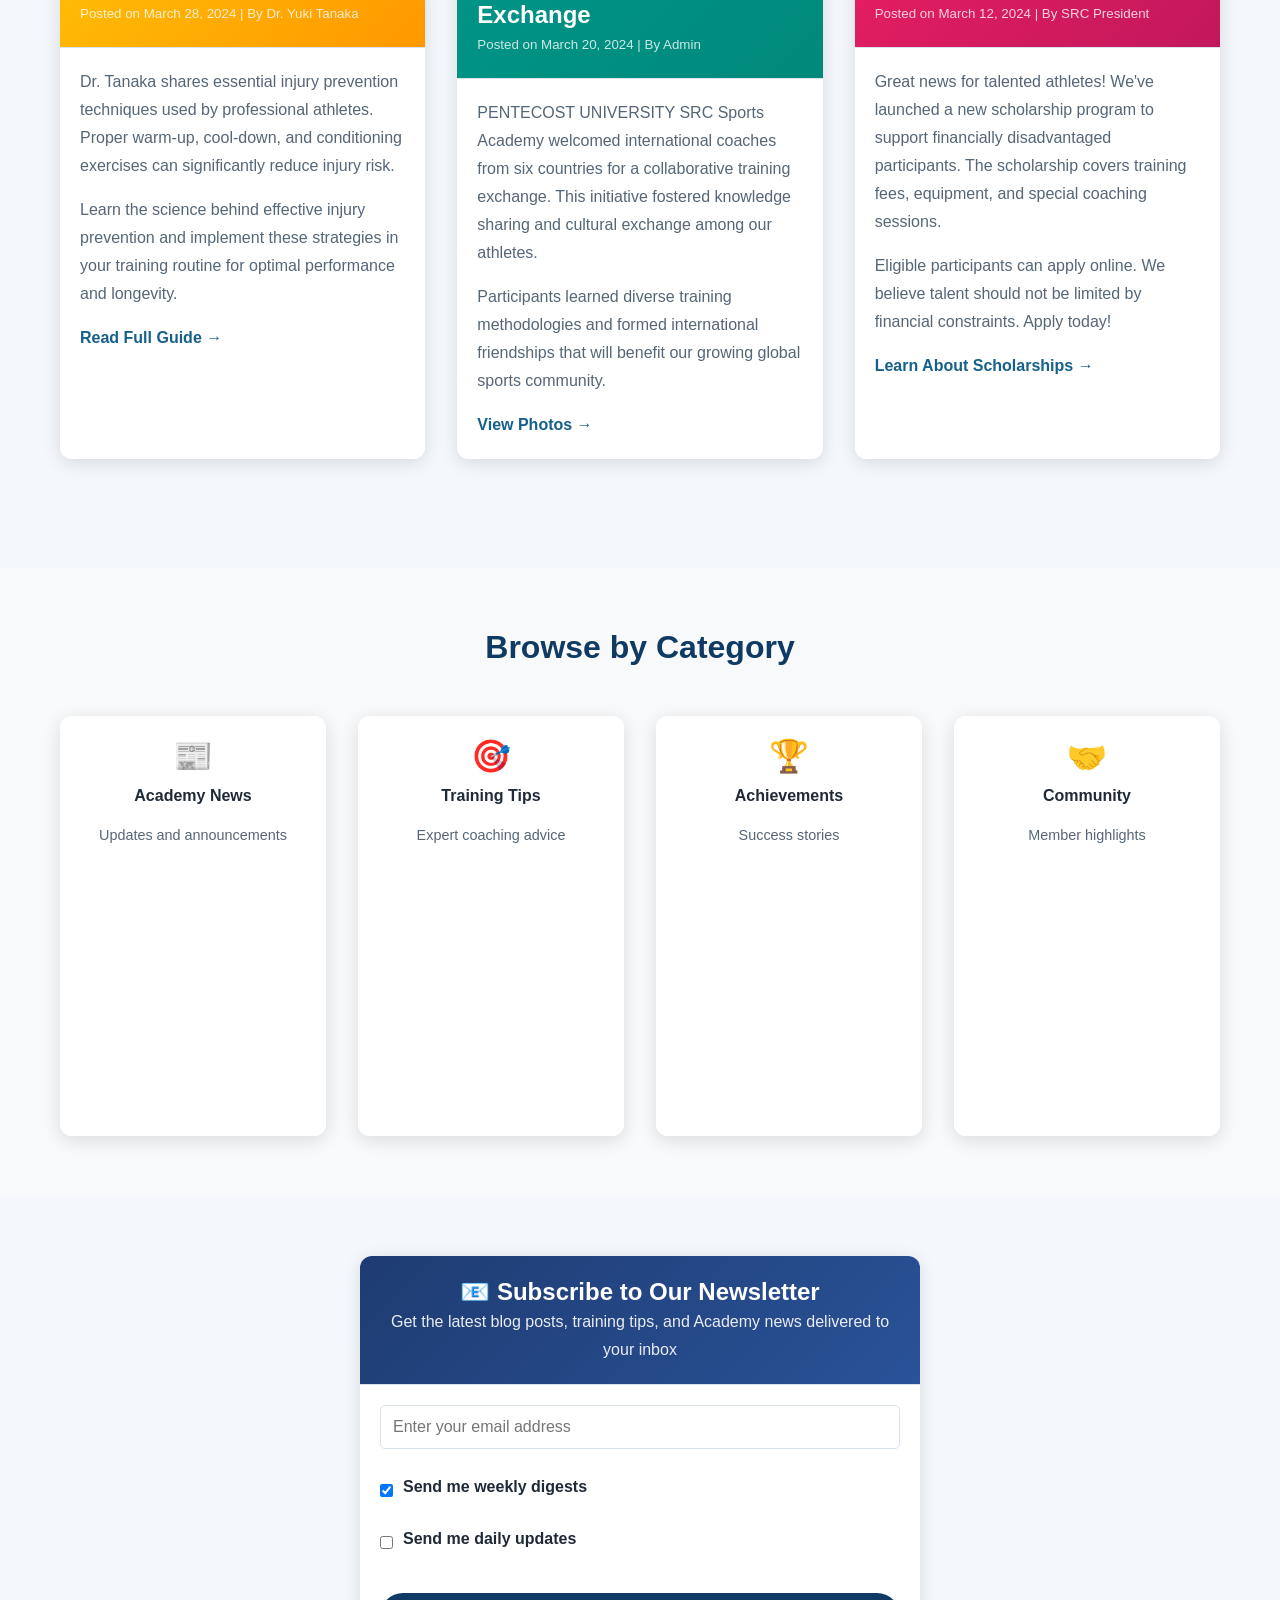
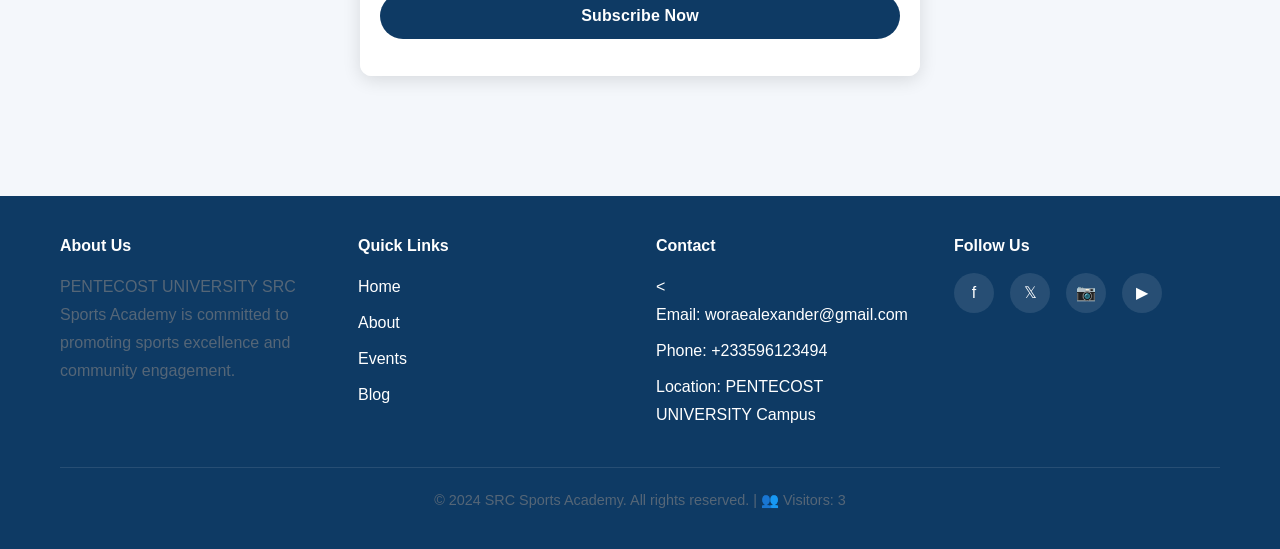
<file: pages/blog.html>
<!DOCTYPE html>
<html lang="en">
<head>
    <meta charset="UTF-8">
    <meta name="viewport" content="width=device-width, initial-scale=1.0">
    <meta name="description" content="SRC Sports Academy Blog - Updates on sports activities, events, and academy announcements.">
    <title>Blog - PENTECOST UNIVERSITY SRC Sports Academy</title>
    
    <!-- External CSS -->
    <style>
/* ===================================
   RESPONSIVE CSS FRAMEWORK
   SRC Sports Academy Website
   ==================================== */

/* Root Variables */
:root {
    --primary-color: #0e3a64;
    --secondary-color: #16608c;
    --accent-color: #ff8f00;
    --light-bg: #f4f7fb;
    --text-dark: #1f2a38;
    --text-light: #556677;
    --border-color: #d9e2ec;
    --success-color: #2e7d32;
    --warning-color: #f9a825;
    --error-color: #c62828;
    --transition: all 0.25s ease;
}

/* ===================================
   RESET & GLOBAL STYLES
   ==================================== */

* {
    margin: 0;
    padding: 0;
    box-sizing: border-box;
}

html {
    scroll-behavior: smooth;
    font-size: 16px;
}

body {
    font-family: 'Segoe UI', Tahoma, Geneva, Verdana, sans-serif;
    line-height: 1.75;
    color: var(--text-dark);
    background-color: var(--light-bg);
}

/* ===================================
   TYPOGRAPHY
   ==================================== */

h1, h2, h3, h4, h5, h6 {
    margin-bottom: 1rem;
    font-weight: 700;
    line-height: 1.3;
}

h1 {
    font-size: 2.5rem;
    color: var(--primary-color);
}

h2 {
    font-size: 2rem;
    color: var(--primary-color);
}

h3 {
    font-size: 1.5rem;
    color: var(--primary-color);
}

p {
    margin-bottom: 1rem;
    color: var(--text-light);
}

a {
    color: var(--secondary-color);
    text-decoration: none;
    transition: var(--transition);
}

a:hover {
    color: var(--accent-color);
}

/* ===================================
   CONTAINERS & SECTIONS
   ==================================== */

.container {
    max-width: 1200px;
    margin: 0 auto;
    padding: 0 20px;
}

section {
    padding: 60px 0;
}

section.hero {
    padding: 100px 0;
    background: linear-gradient(135deg, var(--primary-color) 0%, var(--secondary-color) 100%);
    color: #fff;
    text-align: center;
}

/* ===================================
   HEADER & NAVIGATION
   ==================================== */

header {
    background-color: #fff;
    box-shadow: 0 2px 5px rgba(0, 0, 0, 0.1);
    position: sticky;
    top: 0;
    z-index: 1000;
}

.header-content {
    display: flex;
    justify-content: space-between;
    align-items: center;
    padding: 15px 0;
}

.logo {
    font-size: 1.5rem;
    font-weight: 700;
    color: var(--primary-color);
}

nav ul {
    display: flex;
    list-style: none;
    gap: 1.5rem;
    align-items: center;
}

nav a {
    color: var(--text-dark);
    font-weight: 600;
    letter-spacing: 0.02em;
    transition: var(--transition);
    position: relative;
}

nav a:after {
    content: '';
    position: absolute;
    bottom: -4px;
    left: 0;
    width: 0;
    height: 2px;
    background-color: var(--accent-color);
    transition: width 0.25s ease;
}

nav a:hover,
nav a:focus {
    color: var(--primary-color);
}

nav a:hover:after,
nav a:focus:after {
    width: 100%;
}

.hamburger {
    display: none;
    flex-direction: column;
    cursor: pointer;
    gap: 5px;
}

.hamburger span {
    width: 25px;
    height: 3px;
    background-color: var(--primary-color);
    border-radius: 2px;
    transition: var(--transition);
}

.hamburger.active span:nth-child(1) {
    transform: rotate(45deg) translate(10px, 10px);
}

.hamburger.active span:nth-child(2) {
    opacity: 0;
}

.hamburger.active span:nth-child(3) {
    transform: rotate(-45deg) translate(7px, -7px);
}

/* ===================================
   BUTTONS
   ==================================== */

.btn {
    display: inline-flex;
    align-items: center;
    justify-content: center;
    padding: 14px 32px;
    border: none;
    border-radius: 999px;
    font-size: 1rem;
    font-weight: 700;
    cursor: pointer;
    transition: var(--transition);
    text-align: center;
    text-decoration: none;
    letter-spacing: 0.01em;
}

.btn-primary {
    background-color: var(--primary-color);
    color: #fff;
}

.btn-primary:hover,
.btn-primary:focus {
    background-color: var(--secondary-color);
    transform: translateY(-2px);
    box-shadow: 0 12px 28px rgba(14, 58, 100, 0.18);
}

.btn-accent {
    background-color: var(--accent-color);
    color: #fff;
}

.btn-accent:hover,
.btn-accent:focus {
    background-color: #ff9f1c;
    transform: translateY(-2px);
    box-shadow: 0 12px 28px rgba(255, 143, 0, 0.2);
}

.btn-outline {
    background-color: transparent;
    color: var(--primary-color);
    border: 2px solid var(--primary-color);
}

.btn-outline:hover,
.btn-outline:focus {
    background-color: var(--primary-color);
    color: #fff;
}

/* ===================================
   FORMS
   ==================================== */

form {
    max-width: 600px;
    margin: 0 auto;
}

.form-group {
    margin-bottom: 1.5rem;
}

label {
    display: block;
    margin-bottom: 0.5rem;
    font-weight: 600;
    color: var(--text-dark);
}

input, textarea, select {
    width: 100%;
    padding: 12px;
    border: 1px solid var(--border-color);
    border-radius: 5px;
    font-family: inherit;
    font-size: 1rem;
    transition: var(--transition);
}

input:focus, textarea:focus, select:focus {
    outline: none;
    border-color: var(--secondary-color);
    box-shadow: 0 0 5px rgba(42, 82, 152, 0.2);
}

textarea {
    resize: vertical;
    min-height: 150px;
}

.form-check {
    display: flex;
    align-items: center;
    gap: 10px;
    margin-bottom: 1rem;
}

.form-check input[type="checkbox"],
.form-check input[type="radio"] {
    width: auto;
    margin: 0;
}

/* ===================================
   CARDS
   ==================================== */

.card {
    background: #fff;
    border-radius: 12px;
    box-shadow: 0 4px 18px rgba(0, 0, 0, 0.12);
    overflow: hidden;
    transition: var(--transition);
    position: relative;
    display: flex;
    flex-direction: column;
    min-height: 420px;
}

.card-left,
.card-right {
    flex-direction: column;
}

@media (min-width: 900px) {
    .card-left,
    .card-right {
        flex-direction: row;
        align-items: stretch;
    }

    .card-right {
        flex-direction: row-reverse;
    }
}

.card-media {
    width: 100%;
    min-height: 240px;
    overflow: hidden;
    flex: 1 1 40%;
}

.card-image {
    width: 100%;
    height: 100%;
    object-fit: cover;
    display: block;
}

.card-body {
    position: relative;
    z-index: 2;
    padding: 24px;
    background: rgba(255, 255, 255, 0.92);
    flex: 1 1 60%;
}

.testimonial-img {
    width: 100%;
    height: auto;
    max-height: 320px;
    object-fit: contain;
    border-radius: 12px;
    margin-bottom: 1rem;
}

.card img {
    width: 100%;
    display: block;
}

.card-feature-list {
    margin: 1rem 0 1.25rem;
    padding-left: 1.25rem;
    list-style-type: disc;
    color: var(--text-color);
}

.card-feature-list li {
    margin-bottom: 0.65rem;
}
.card:hover {
    box-shadow: 0 10px 24px rgba(0, 0, 0, 0.18);
    transform: translateY(-6px);
}

.card-bg-video {
    position: absolute;
    top: 0;
    left: 0;
    width: 100%;
    height: 100%;
    object-fit: cover;
    z-index: -1;
    opacity: 1;
}

.card-bg-image {
    display: block;
    opacity: 1;
}

.card-header {
    padding: 20px;
    background-color: var(--light-bg);
    border-bottom: 1px solid var(--border-color);
}

.card-body {
    padding: 20px;
    background: rgba(255, 255, 255, 0.95);
}

.card-footer {
    padding: 15px 20px;
    background-color: var(--light-bg);
    border-top: 1px solid var(--border-color);
}

.section-headline {
    text-align: center;
    margin-bottom: 2.5rem;
    font-size: 2.25rem;
    letter-spacing: -0.03em;
}

.section-alt {
    background-color: var(--light-bg);
}

.search-row {
    display: flex;
    flex-wrap: wrap;
    gap: 10px;
    justify-content: center;
    margin-bottom: 20px;
}

.hero-actions,
.button-row {
    display: flex;
    flex-wrap: wrap;
    gap: 1rem;
    justify-content: center;
}

.text-white {
    color: #fff !important;
}

.text-soft {
    color: rgba(255, 255, 255, 0.9);
}

.text-secondary {
    color: var(--secondary-color);
}

.link-secondary {
    color: var(--secondary-color);
}

.link-secondary:hover {
    color: var(--accent-color);
}

.table-basic {
    width: 100%;
    border-collapse: collapse;
}

.table-basic th,
.table-basic td {
    text-align: left;
    padding: 0.75rem;
    border-bottom: 1px solid var(--border-color);
}

.table-basic th {
    border-bottom: 2px solid var(--border-color);
}

.panel-box {
    padding: 1.5rem;
    background: #fff;
    border-radius: 8px;
    box-shadow: 0 2px 10px rgba(0, 0, 0, 0.05);
}

.panel-border {
    border-left: 4px solid var(--secondary-color);
}

.card-header.gradient-primary {
    background: linear-gradient(135deg, var(--primary-color) 0%, var(--secondary-color) 100%);
    color: #fff;
}

.card-header.gradient-accent {
    background: linear-gradient(135deg, var(--accent-color) 0%, #ee5a6f 100%);
    color: #fff;
}

.card-header.gradient-warning {
    background: linear-gradient(135deg, #ffc107 0%, #ff9800 100%);
    color: #fff;
}

.card-header.gradient-secondary {
    background: linear-gradient(135deg, #009688 0%, #00897b 100%);
    color: #fff;
}

.card-header h3 {
    margin-bottom: 0;
}

.card-header small {
    color: rgba(255, 255, 255, 0.8);
}

.footer-link {
    color: rgba(255, 255, 255, 0.7);
    transition: var(--transition);
}

.footer-link:hover {
    color: #fff;
}

.table-responsive {
    overflow-x: auto;
}

.highlight-banner {
    background: linear-gradient(135deg, var(--primary-color) 0%, var(--secondary-color) 100%);
    color: #fff;
    text-align: center;
}

.highlight-banner .section-copy {
    color: rgba(255, 255, 255, 0.9);
}

.section-copy {
    line-height: 1.8;
    color: var(--text-light);
}

.btn-full {
    flex: 1 1 100%;
}

.ml-2 {
    margin-left: 1.5rem;
}

.mt-auto {
    margin-top: auto;
}

.align-center {
    align-items: center;
}

.gap-3 {
    gap: 3rem;
}

.grid-gap-1 {
    gap: 1rem;
}

.card-border-left {
    border-left: 4px solid var(--accent-color);
}

.panel-accent {
    background: #fff;
    border-radius: 8px;
    padding: 1.5rem;
    box-shadow: 0 2px 14px rgba(0,0,0,0.06);
}

.panel-secondary {
    border-left: 4px solid var(--secondary-color);
}

.text-highlight {
    color: var(--accent-color);
    font-size: 2.5rem;
}

.leader-title {
    color: var(--secondary-color);
    font-weight: 600;
    margin-bottom: 0.5rem;
}

.content-narrow {
    max-width: 800px;
    margin: 0 auto;
}

.panel-warning {
    background-color: #fff3cd;
    border-left: 4px solid var(--warning-color);
}

.gap-3 {
    gap: 3rem;
}

.panel-warning {
    background-color: #fff3cd;
    border-left: 4px solid var(--warning-color);
}

@media (min-width: 640px) {
    .btn-full {
        flex: 1;
        width: auto;
    }
}


/* ===================================
   GRID LAYOUTS
   ==================================== */

.grid {
    display: grid;
    gap: 2rem;
}

.grid-2 {
    grid-template-columns: repeat(auto-fit, minmax(340px, 1fr));
}

.grid-3 {
    grid-template-columns: repeat(auto-fit, minmax(280px, 1fr));
}

.grid-4 {
    grid-template-columns: repeat(auto-fit, minmax(220px, 1fr));
}

/* ===================================
   FOOTER
   ==================================== */

footer {
    background-color: var(--primary-color);
    color: #fff;
    padding: 40px 0 20px;
    margin-top: 60px;
}

.footer-content {
    display: grid;
    grid-template-columns: repeat(auto-fit, minmax(250px, 1fr));
    gap: 2rem;
    margin-bottom: 30px;
}

.footer-section h4 {
    color: #fff;
    margin-bottom: 1rem;
}

.footer-section ul {
    list-style: none;
}

.footer-section ul li {
    margin-bottom: 0.5rem;
}

.footer-section a {
    color: #fff;
    text-decoration: none;
}

.footer-section a:hover {
    color: var(--accent-color);
}

.social-links {
    display: flex;
    gap: 1rem;
    margin-top: 1rem;
}

.social-links a {
    display: inline-block;
    width: 40px;
    height: 40px;
    background-color: rgba(255, 255, 255, 0.1);
    border-radius: 50%;
    display: flex;
    align-items: center;
    justify-content: center;
    transition: var(--transition);
}

.social-links a:hover {
    background-color: var(--accent-color);
    transform: translateY(-3px);
}

.footer-bottom {
    text-align: center;
    padding-top: 20px;
    border-top: 1px solid rgba(255, 255, 255, 0.1);
    font-size: 0.9rem;
}

/* ===================================
   HERO SECTION
   ==================================== */

.hero {
    position: relative;
    min-height: 720px;
    display: flex;
    align-items: center;
    justify-content: center;
    overflow: hidden;
}

.hero::before {
    content: '';
    position: absolute;
    inset: 0;
    background: radial-gradient(circle at top, rgba(255, 143, 28, 0.18), transparent 40%), linear-gradient(180deg, rgba(15, 32, 64, 0.65), rgba(15, 32, 64, 0.85));
    z-index: 1;
}

.hero-content {
    position: relative;
    z-index: 2;
    text-align: center;
    color: #fff;
    max-width: 760px;
    padding: 0 20px;
}

.hero-video {
    position: absolute;
    inset: 0;
    width: 100%;
    height: 100%;
    object-fit: cover;
    z-index: 0;
    opacity: 0.7;
}

.hero-image {
    opacity: 1;
}

.hero h1 {
    color: #fff;
    margin-bottom: 1rem;
    font-size: clamp(3rem, 5vw, 4.5rem);
}

.hero p {
    color: rgba(255, 255, 255, 0.92);
    font-size: 1.15rem;
    margin-bottom: 2rem;
    max-width: 720px;
    margin-left: auto;
    margin-right: auto;
}

.eyebrow {
    display: inline-flex;
    margin-bottom: 1rem;
    padding: 0.5rem 1rem;
    border-radius: 999px;
    font-size: 0.85rem;
    letter-spacing: 0.16em;
    text-transform: uppercase;
    background: rgba(255, 255, 255, 0.12);
    color: #fff;
}

.hero-actions {
    display: inline-flex;
    flex-wrap: wrap;
    gap: 1rem;
    justify-content: center;
}

/* ===================================
   UTILITIES
   ==================================== */

.text-center {
    text-align: center;
}

.notification {
    position: fixed;
    top: 20px;
    right: 20px;
    max-width: 420px;
    border-radius: 8px;
    padding: 15px;
    color: white;
    z-index: 9999;
    animation: slideIn 0.3s ease;
    box-shadow: 0 10px 30px rgba(0, 0, 0, 0.12);
}

.notification-success {
    background-color: var(--success-color);
}

.notification-error {
    background-color: var(--error-color);
}

.notification-warning {
    background-color: var(--warning-color);
    color: #333;
}

.notification-info {
    background-color: var(--secondary-color);
}

.notification-content {
    display: flex;
    justify-content: space-between;
    align-items: center;
    gap: 10px;
}

.notification-content p {
    margin: 0;
}

.notification-close {
    background: none;
    border: none;
    color: inherit;
    font-size: 1.5rem;
    cursor: pointer;
    padding: 0;
}

@keyframes slideIn {
    from {
        transform: translateX(400px);
        opacity: 0;
    }
    to {
        transform: translateX(0);
        opacity: 1;
    }
}

.text-right {
    text-align: right;
}

.text-left {
    text-align: left;
}

.mt-1 { margin-top: 0.5rem; }
.mt-2 { margin-top: 1rem; }
.mt-3 { margin-top: 1.5rem; }
.mt-4 { margin-top: 2rem; }

.mb-1 { margin-bottom: 0.5rem; }
.mb-2 { margin-bottom: 1rem; }
.mb-3 { margin-bottom: 1.5rem; }
.mb-4 { margin-bottom: 2rem; }

.p-1 { padding: 0.5rem; }
.p-2 { padding: 1rem; }
.p-3 { padding: 1.5rem; }
.p-4 { padding: 2rem; }

.hidden {
    display: none !important;
}

.sr-only {
    position: absolute;
    width: 1px;
    height: 1px;
    padding: 0;
    margin: -1px;
    overflow: hidden;
    clip: rect(0, 0, 0, 0);
    white-space: nowrap;
    border-width: 0;
}

/* ===================================
   RESPONSIVE DESIGN
   ==================================== */

@media (max-width: 1024px) {
    h1 {
        font-size: 2rem;
    }

    h2 {
        font-size: 1.5rem;
    }

    section {
        padding: 40px 0;
    }
}

@media (max-width: 768px) {
    .hamburger {
        display: flex;
    }

    nav ul {
        display: none;
        position: absolute;
        top: 70px;
        left: 0;
        right: 0;
        flex-direction: column;
        background-color: #fff;
        padding: 1rem;
        gap: 0;
        box-shadow: 0 5px 10px rgba(0, 0, 0, 0.1);
    }

    nav ul.active {
        display: flex;
    }

    nav a {
        padding: 10px;
        border-radius: 5px;
    }

    nav a:after {
        display: none;
    }

    nav a:hover {
        background-color: var(--light-bg);
    }

    .hero h1 {
        font-size: 2rem;
    }

    .grid-2, .grid-3, .grid-4 {
        grid-template-columns: 1fr;
    }

    .footer-content {
        grid-template-columns: 1fr;
    }
}

@media (max-width: 480px) {
    html {
        font-size: 14px;
    }

    .container {
        padding: 0 15px;
    }

    h1 {
        font-size: 1.5rem;
    }

    h2 {
        font-size: 1.2rem;
    }

    .btn {
        width: 100%;
        padding: 15px;
    }

    section {
        padding: 30px 0;
    }

    .hero {
        min-height: 400px;
    }

    .hero h1 {
        font-size: 1.5rem;
    }

    .hero p {
        font-size: 1rem;
    }
}

/* ===================================
   ACCESSIBILITY
   ==================================== */

:focus-visible {
    outline: 3px solid var(--secondary-color);
    outline-offset: 2px;
}

button:focus-visible {
    outline: 3px dashed var(--secondary-color);
    outline-offset: 3px;
}

@media (prefers-reduced-motion: reduce) {
    * {
        animation-duration: 0.01ms !important;
        animation-iteration-count: 1 !important;
        transition-duration: 0.01ms !important;
    }
}

/* ===================================
   HIGH CONTRAST MODE
   ==================================== */

@media (prefers-contrast: more) {
    .card {
        border: 2px solid var(--text-dark);
    }

    button {
        border: 2px solid currentColor;
    }
}

</style>
</head>
<body>
    <!-- ====================================
         HEADER & NAVIGATION
         ==================================== -->
    <header>
        <div class="container">
            <div class="header-content">
                <div class="logo">
                    <a href="../index.html" aria-label="SRC Sports Academy Home">PENTECOST UNIVERSITY SRC Sports Academy</a>
                </div>
                
                <nav aria-label="Main navigation">
                    <ul role="menubar">
                        <li role="presentation"><a href="../index.html" role="menuitem">Home</a></li>
                        <li role="presentation"><a href="about.html" role="menuitem">About</a></li>
                        <li role="presentation"><a href="new-activities.html" role="menuitem">New Sports</a></li>
                        <li role="presentation"><a href="events.html" role="menuitem">Events</a></li>
                        <li role="presentation"><a href="blog.html" role="menuitem" aria-current="page">Blog</a></li>
                        <li role="presentation"><a href="book-online.html" role="menuitem">Book Now</a></li>
                        <li role="presentation"><a href="register.html" role="menuitem">Register</a></li>
                    </ul>
                </nav>

                <div class="hamburger" aria-label="Toggle navigation menu" role="button" tabindex="0" aria-expanded="false">
                    <span></span>
                    <span></span>
                    <span></span>
                </div>
            </div>
        </div>
    </header>

    <!-- ====================================
         PAGE HERO
         ==================================== -->
    <section class="hero">
        <video autoplay muted loop playsinline class="hero-video" aria-label="Showcasing various sports activities at SRC Sports Academy">
            <source src="../IMAGES/video_2026-05-11_11-56-57.mp4" type="video/mp4">
        </video>
        <div class="hero-content">
            <h1>PENTECOST UNIVERSITY SRC Sports Academy Blog</h1>
            <p>Stay updated with the latest news, tips, and community stories</p>
        </div>
    </section>

    <!-- ====================================
         BLOG POSTS
         ==================================== -->
    <section>
        <div class="container">
            <h2 style="text-align: center; margin-bottom: 3rem;">Latest Updates</h2>

            <div class="grid grid-2" style="gap: 2rem; margin-bottom: 3rem;">
                <!-- Post 1 -->
                <article class="card">
                    <div class="card-header" style="background: linear-gradient(135deg, #1e3c72 0%, #2a5298 100%); color: white;">
                        <h3 style="color: white; margin-bottom: 0;">🏆 Championship Victory!</h3>
                        <small style="color: rgba(255, 255, 255, 0.8);">Posted on April 15, 2024 | By Coach Ama</small>
                    </div>
                    <div class="card-body">
                        <p>Our football team has secured the regional championship title! It was an incredible journey with amazing performances from all players. This victory represents months of dedicated training and unwavering commitment.</p>
                        <p>Special congratulations to our defenders for holding the line and our strikers for their clinical finishing. The academy is proud of every single member.</p>
                        <a href="#" style="color: var(--secondary-color); font-weight: 600;">Read Full Story →</a>
                    </div>
                </article>

                <!-- Post 2 -->
                <article class="card">
                    <div class="card-header" style="background: linear-gradient(135deg, #ff6b6b 0%, #ee5a6f 100%); color: white;">
                        <h3 style="color: white; margin-bottom: 0;">🥋 New Martial Arts Programs Launched</h3>
                        <small style="color: rgba(255, 255, 255, 0.8);">Posted on April 10, 2024 | By Admin</small>
                    </div>
                    <div class="card-body">
                        <p>We're excited to announce the launch of four new martial arts programs: Wrestling, Taekwondo, Judo, and Volleyball! These additions expand our sports offerings and provide more pathways for athletes.</p>
                        <p>With expert coaches and state-of-the-art facilities, we're committed to developing champions in diverse disciplines. Sign up for your trial session today!</p>
                        <a href="new-activities.html" style="color: var(--secondary-color); font-weight: 600;">Explore New Programs →</a>
                    </div>
                </article>

                <!-- Post 3 -->
                <article class="card">
                    <div class="card-header" style="background: linear-gradient(135deg, #2a5298 0%, #1e3c72 100%); color: white;">
                        <h3 style="color: white; margin-bottom: 0;">💪 Member Success Story: From Beginner to Competitor</h3>
                        <small style="color: rgba(255, 255, 255, 0.8);">Posted on April 5, 2024 | By Coach David</small>
                    </div>
                    <div class="card-body">
                        <p>Meet Marcus, who joined our volleyball program just 8 months ago as a complete beginner. Through consistent training, dedication, and coaching, Marcus has progressed rapidly and now competes in our competitive tier.</p>
                        <p>His story is a testament to what's possible when passion meets hard work. Marcus credits the supportive community and excellent coaching for his transformation.</p>
                        <a href="#" style="color: var(--secondary-color); font-weight: 600;">Read Marcus's Story →</a>
                    </div>
                </article>

                <!-- Post 4 -->
                <article class="card">
                    <div class="card-header" style="background: linear-gradient(135deg, #ffc107 0%, #ff9800 100%); color: white;">
                        <h3 style="color: white; margin-bottom: 0;">📈 Training Tips: Injury Prevention</h3>
                        <small style="color: rgba(255, 255, 255, 0.8);">Posted on March 28, 2024 | By Dr. Yuki Tanaka</small>
                    </div>
                    <div class="card-body">
                        <p>Dr. Tanaka shares essential injury prevention techniques used by professional athletes. Proper warm-up, cool-down, and conditioning exercises can significantly reduce injury risk.</p>
                        <p>Learn the science behind effective injury prevention and implement these strategies in your training routine for optimal performance and longevity.</p>
                        <a href="#" style="color: var(--secondary-color); font-weight: 600;">Read Full Guide →</a>
                    </div>
                </article>

                <!-- Post 5 -->
                <article class="card">
                    <div class="card-header" style="background: linear-gradient(135deg, #009688 0%, #00897b 100%); color: white;">
                        <h3 style="color: white; margin-bottom: 0;">🌍 Academy Hosts International Training Exchange</h3>
                        <small style="color: rgba(255, 255, 255, 0.8);">Posted on March 20, 2024 | By Admin</small>
                    </div>
                    <div class="card-body">
                        <p>PENTECOST UNIVERSITY SRC Sports Academy welcomed international coaches from six countries for a collaborative training exchange. This initiative fostered knowledge sharing and cultural exchange among our athletes.</p>
                        <p>Participants learned diverse training methodologies and formed international friendships that will benefit our growing global sports community.</p>
                        <a href="#" style="color: var(--secondary-color); font-weight: 600;">View Photos →</a>
                    </div>
                </article>

                <!-- Post 6 -->
                <article class="card">
                    <div class="card-header" style="background: linear-gradient(135deg, #e91e63 0%, #c2185b 100%); color: white;">
                        <h3 style="color: white; margin-bottom: 0;">🎓 New Scholarship Program Announced</h3>
                        <small style="color: rgba(255, 255, 255, 0.8);">Posted on March 12, 2024 | By SRC President</small>
                    </div>
                    <div class="card-body">
                        <p>Great news for talented athletes! We've launched a new scholarship program to support financially disadvantaged participants. The scholarship covers training fees, equipment, and special coaching sessions.</p>
                        <p>Eligible participants can apply online. We believe talent should not be limited by financial constraints. Apply today!</p>
                        <a href="register.html" style="color: var(--secondary-color); font-weight: 600;">Learn About Scholarships →</a>
                    </div>
                </article>
            </div>
        </div>
    </section>

    <!-- ====================================
         BLOG CATEGORIES
         ==================================== -->
    <section style="background-color: #f8f9fa;">
        <div class="container">
            <h2 style="text-align: center; margin-bottom: 3rem;">Browse by Category</h2>
            
            <div class="grid grid-4">
                <div class="card text-center" style="cursor: pointer; transition: var(--transition);">
                    <div class="card-body">
                        <h3 style="font-size: 2rem; margin-bottom: 0.5rem;">📰</h3>
                        <h4>Academy News</h4>
                        <p style="font-size: 0.9rem;">Updates and announcements</p>
                    </div>
                </div>

                <div class="card text-center" style="cursor: pointer; transition: var(--transition);">
                    <div class="card-body">
                        <h3 style="font-size: 2rem; margin-bottom: 0.5rem;">🎯</h3>
                        <h4>Training Tips</h4>
                        <p style="font-size: 0.9rem;">Expert coaching advice</p>
                    </div>
                </div>

                <div class="card text-center" style="cursor: pointer; transition: var(--transition);">
                    <div class="card-body">
                        <h3 style="font-size: 2rem; margin-bottom: 0.5rem;">🏆</h3>
                        <h4>Achievements</h4>
                        <p style="font-size: 0.9rem;">Success stories</p>
                    </div>
                </div>

                <div class="card text-center" style="cursor: pointer; transition: var(--transition);">
                    <div class="card-body">
                        <h3 style="font-size: 2rem; margin-bottom: 0.5rem;">🤝</h3>
                        <h4>Community</h4>
                        <p style="font-size: 0.9rem;">Member highlights</p>
                    </div>
                </div>
            </div>
        </div>
    </section>

    <!-- ====================================
         NEWSLETTER SUBSCRIPTION
         ==================================== -->
    <section>
        <div class="container" style="max-width: 600px;">
            <div class="card">
                <div class="card-header" style="background: linear-gradient(135deg, #1e3c72 0%, #2a5298 100%); color: white; text-align: center;">
                    <h3 style="color: white;">📧 Subscribe to Our Newsletter</h3>
                    <p style="color: rgba(255, 255, 255, 0.9); margin: 0;">Get the latest blog posts, training tips, and Academy news delivered to your inbox</p>
                </div>
                <div class="card-body">
                    <form id="newsletter-form" novalidate>
                        <div class="form-group">
                            <input 
                                type="email" 
                                name="email" 
                                placeholder="Enter your email address" 
                                required
                                aria-label="Email address for newsletter subscription"
                            >
                        </div>
                        <div class="form-check">
                            <input type="checkbox" id="weekly" name="frequency" value="weekly" checked aria-label="Weekly newsletter frequency">
                            <label for="weekly">Send me weekly digests</label>
                        </div>
                        <div class="form-check">
                            <input type="checkbox" id="daily" name="frequency" value="daily" aria-label="Daily newsletter frequency">
                            <label for="daily">Send me daily updates</label>
                        </div>
                        <button type="submit" class="btn btn-primary" style="width: 100%; margin-top: 1rem;">Subscribe Now</button>
                    </form>
                </div>
            </div>
        </div>
    </section>

    <!-- ====================================
         FOOTER
         ==================================== -->
    <footer>
        <div class="container">
            <div class="footer-content">
                <div class="footer-section">
                    <h4>About Us</h4>
                    <p>PENTECOST UNIVERSITY SRC Sports Academy is committed to promoting sports excellence and community engagement.</p>
                </div>

                <div class="footer-section">
                    <h4>Quick Links</h4>
                    <ul>
                        <li><a href="../index.html">Home</a></li>
                        <li><a href="about.html">About</a></li>
                        <li><a href="events.html">Events</a></li>
                        <li><a href="blog.html">Blog</a></li>
                    </ul>
                </div>

                <div class="footer-section">
                    <h4>Contact</h4>
                    <ul>
                        <<li>Email: woraealexander@gmail.com</li>
                        <li>Phone: +233596123494</li>
                        <li>Location: PENTECOST UNIVERSITY Campus</li>
                    </ul>
                </div>

                <div class="footer-section">
                    <h4>Follow Us</h4>
                    <div class="social-links">
                        <a href="https://facebook.com/srcacademy" aria-label="Facebook">f</a>
                        <a href="https://twitter.com/srcacademy" aria-label="Twitter">𝕏</a>
                        <a href="https://instagram.com/srcacademy" aria-label="Instagram">📷</a>
                        <a href="https://youtube.com/srcacademy" aria-label="YouTube">▶</a>
                    </div>
                </div>
            </div>

            <div class="footer-bottom">
                <p>&copy; 2024 SRC Sports Academy. All rights reserved. | 👥 Visitors: <span id="visitor-counter">0</span></p>
            </div>
        </div>
    </footer>

    <!-- External JavaScript -->
    <script src="https://code.jquery.com/jquery-3.7.1.min.js" integrity="sha256-3gJwYpMe3p4C1Xn4G9ANOU5RkQ1c1wB2aBRvYTMXxcI=" crossorigin="anonymous"></script>
    <script src="../JS/script.js"></script>
    <script>
        document.getElementById('newsletter-form').addEventListener('submit', function(e) {
            e.preventDefault();
            const email = this.querySelector('input[type="email"]').value;
            if (validateEmail(email)) {
                showNotification('Thank you for subscribing! Check your email for confirmation.', 'success');
                this.reset();
            } else {
                showNotification('Please enter a valid email address.', 'error');
            }
        });
    </script>
</body>
</html>
</file>
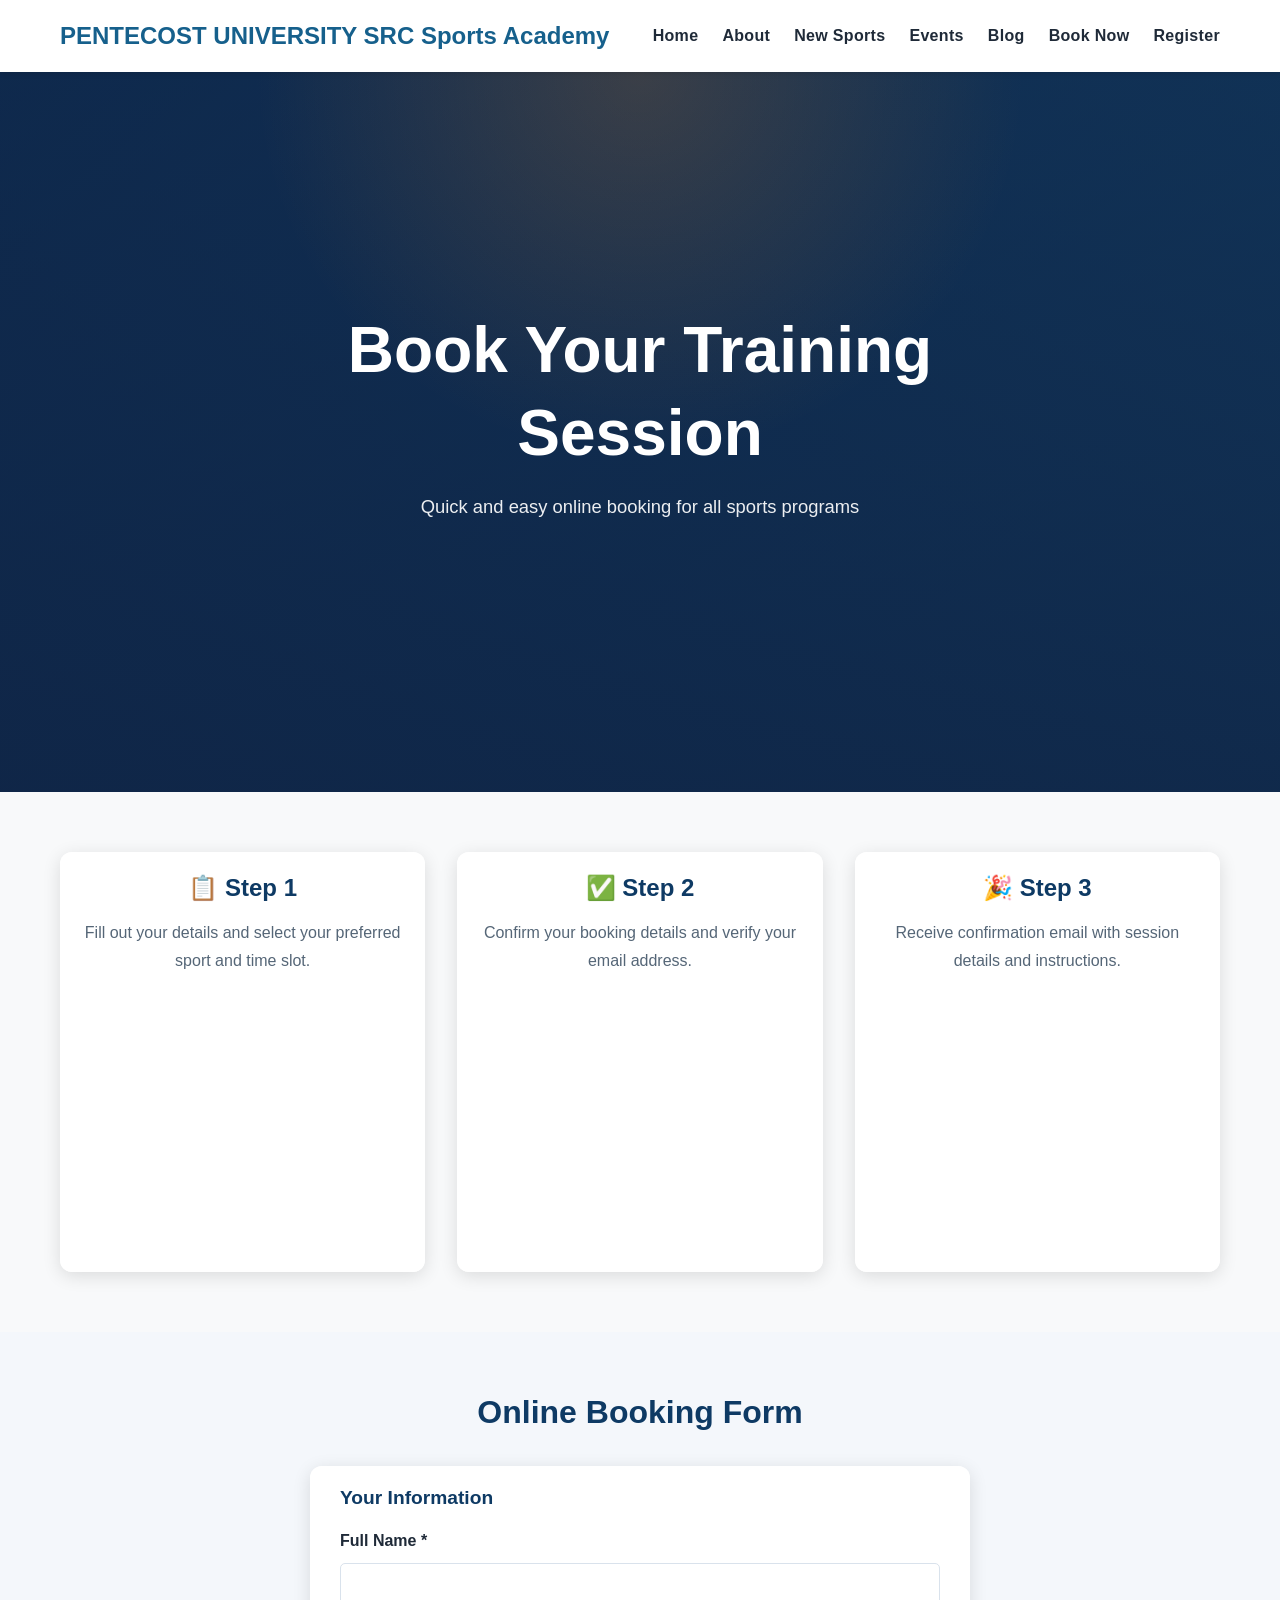
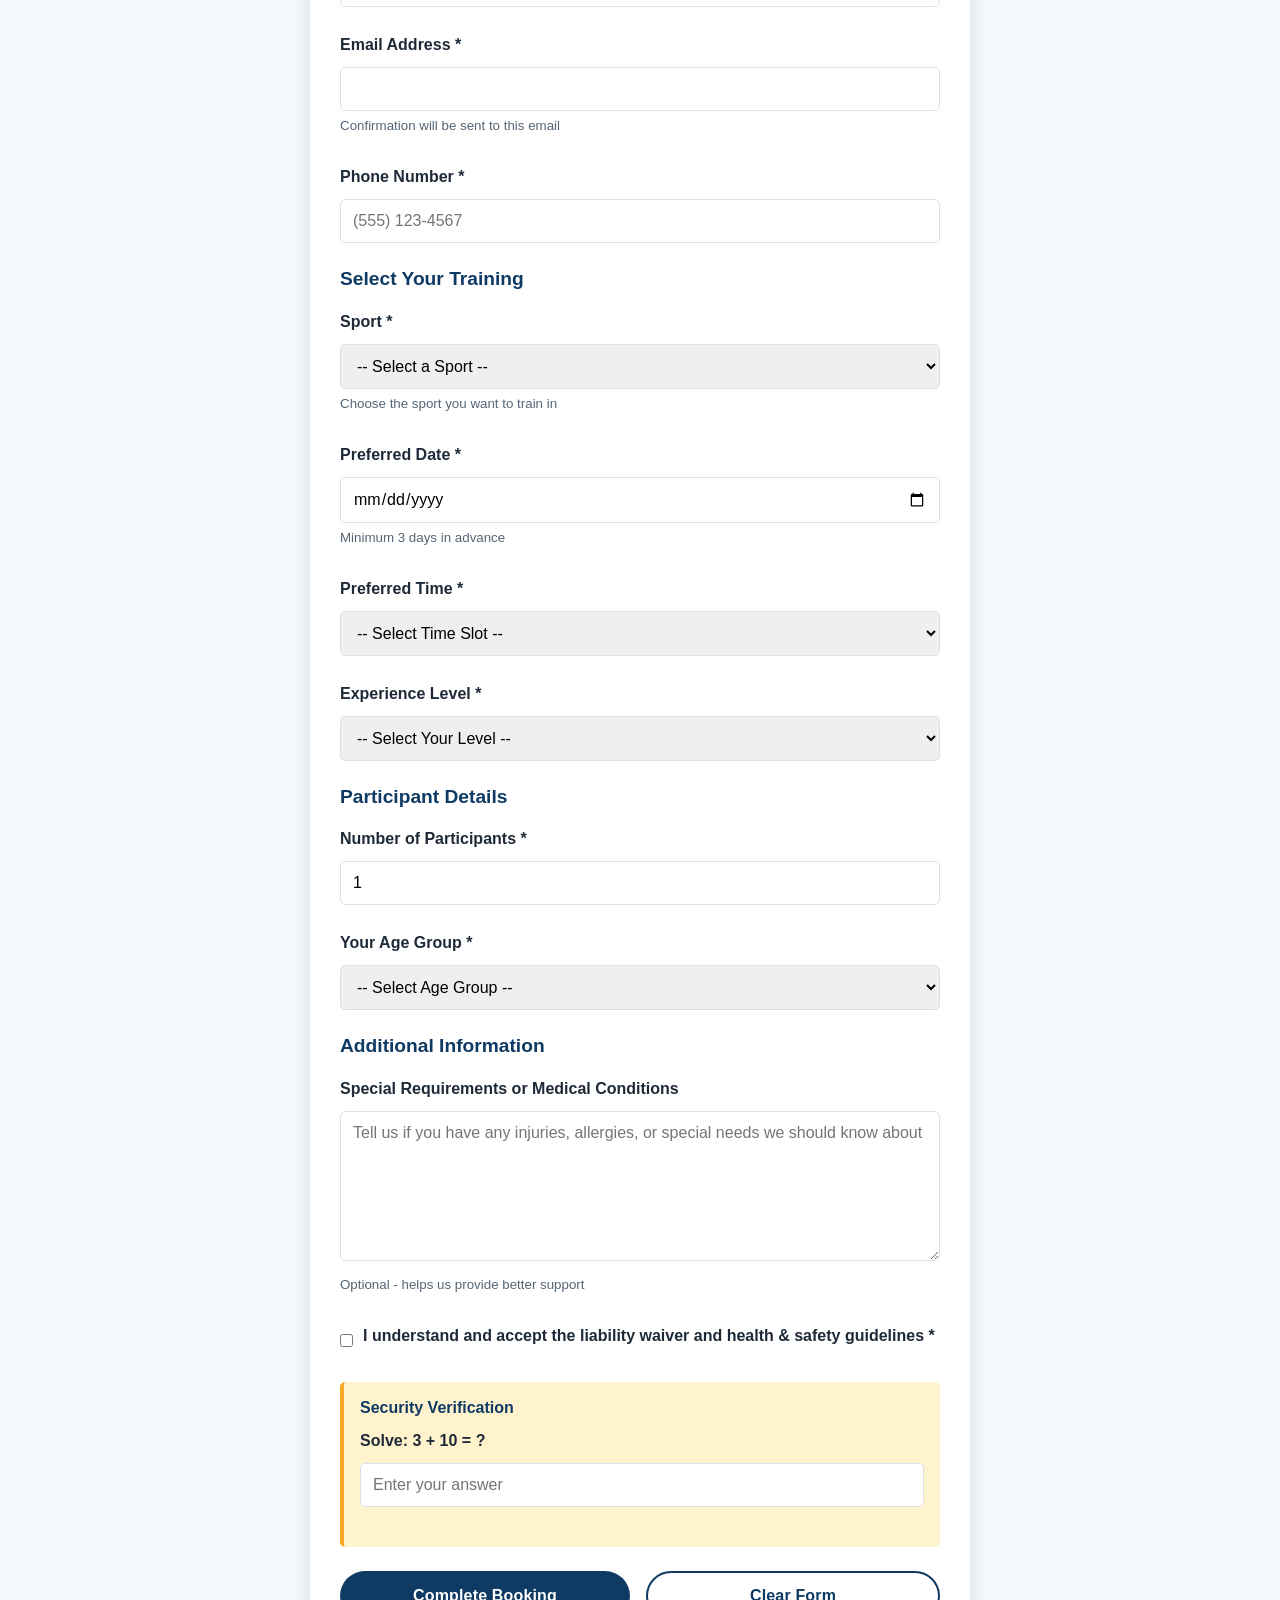
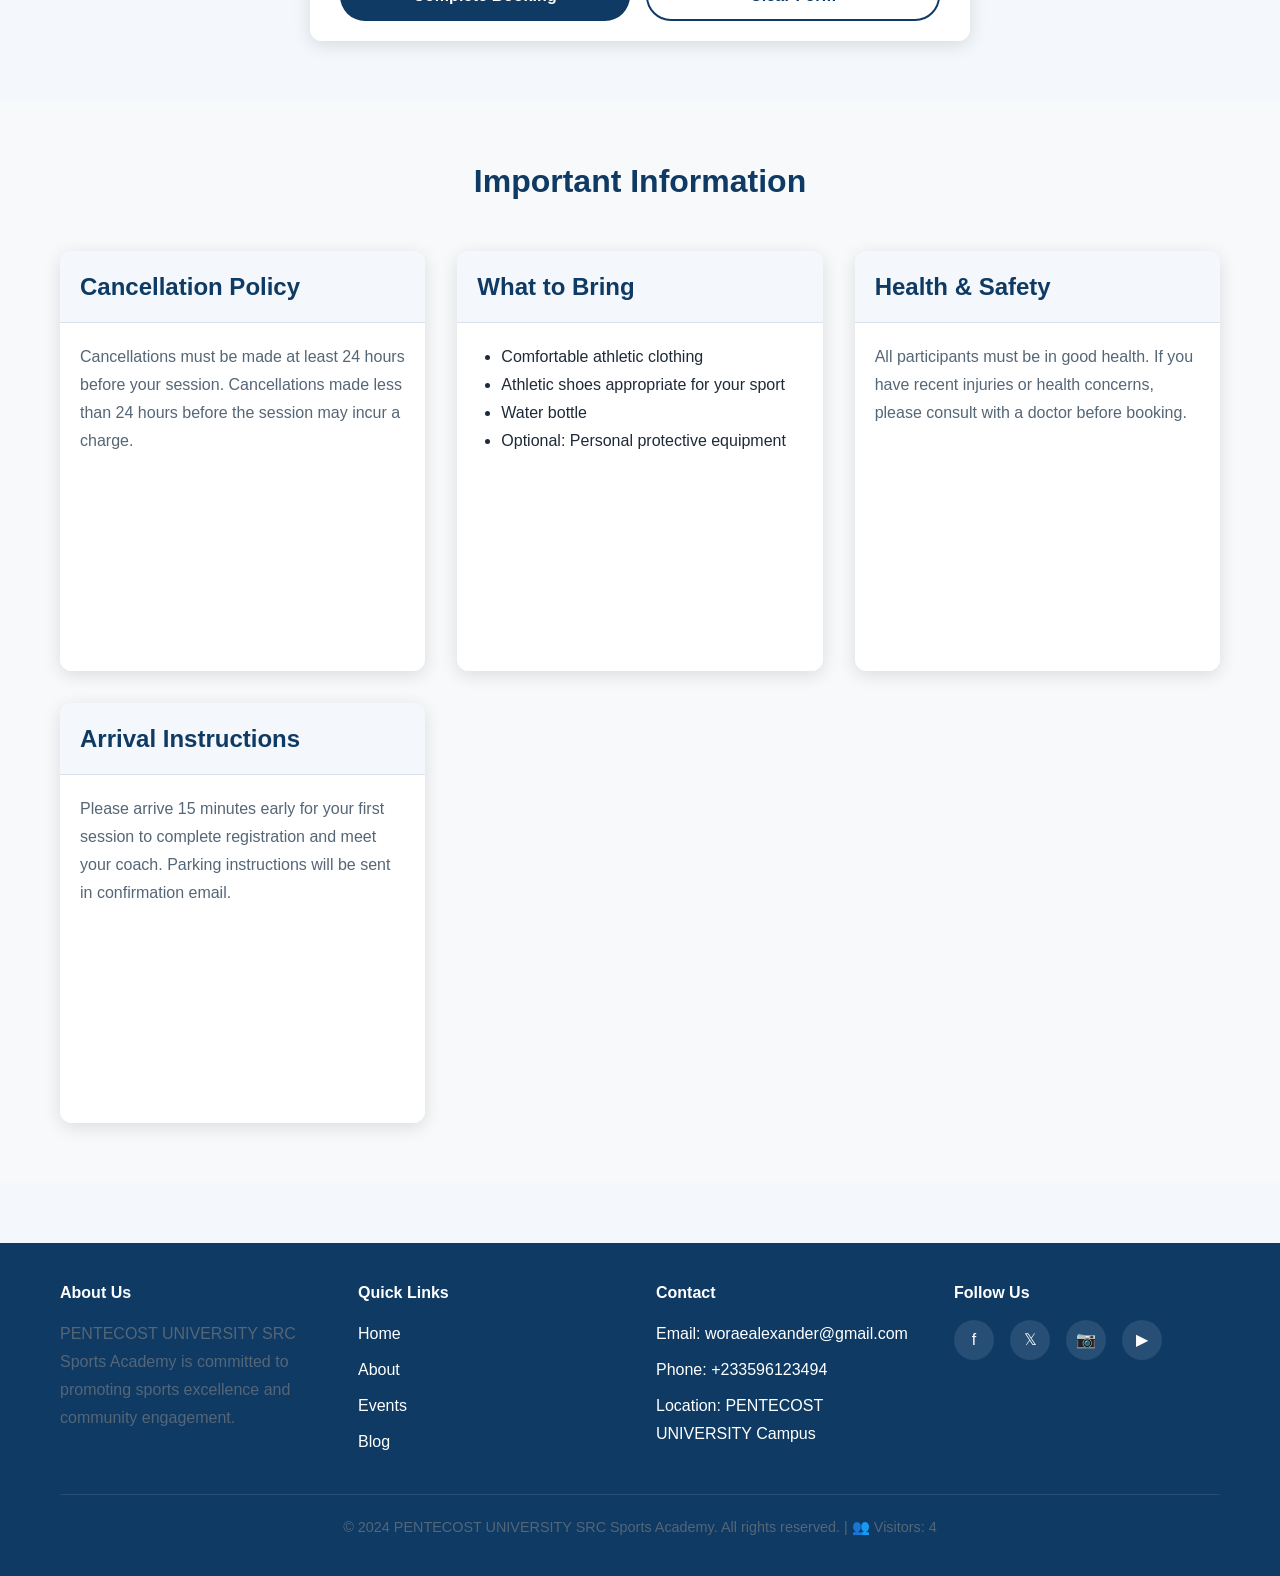
<file: pages/book-online.html>
<!DOCTYPE html>
<html lang="en">
<head>
    <meta charset="UTF-8">
    <meta name="viewport" content="width=device-width, initial-scale=1.0">
    <meta name="description" content="Book your sports training session at SRC Sports Academy. Easy online booking system.">
    <title>Book Online - PENTECOST UNIVERSITY SRC Sports Academy</title>
    
    <!-- External CSS -->
    <style>
/* ===================================
   RESPONSIVE CSS FRAMEWORK
   SRC Sports Academy Website
   ==================================== */

/* Root Variables */
:root {
    --primary-color: #0e3a64;
    --secondary-color: #16608c;
    --accent-color: #ff8f00;
    --light-bg: #f4f7fb;
    --text-dark: #1f2a38;
    --text-light: #556677;
    --border-color: #d9e2ec;
    --success-color: #2e7d32;
    --warning-color: #f9a825;
    --error-color: #c62828;
    --transition: all 0.25s ease;
}

/* ===================================
   RESET & GLOBAL STYLES
   ==================================== */

* {
    margin: 0;
    padding: 0;
    box-sizing: border-box;
}

html {
    scroll-behavior: smooth;
    font-size: 16px;
}

body {
    font-family: 'Segoe UI', Tahoma, Geneva, Verdana, sans-serif;
    line-height: 1.75;
    color: var(--text-dark);
    background-color: var(--light-bg);
}

/* ===================================
   TYPOGRAPHY
   ==================================== */

h1, h2, h3, h4, h5, h6 {
    margin-bottom: 1rem;
    font-weight: 700;
    line-height: 1.3;
}

h1 {
    font-size: 2.5rem;
    color: var(--primary-color);
}

h2 {
    font-size: 2rem;
    color: var(--primary-color);
}

h3 {
    font-size: 1.5rem;
    color: var(--primary-color);
}

p {
    margin-bottom: 1rem;
    color: var(--text-light);
}

a {
    color: var(--secondary-color);
    text-decoration: none;
    transition: var(--transition);
}

a:hover {
    color: var(--accent-color);
}

/* ===================================
   CONTAINERS & SECTIONS
   ==================================== */

.container {
    max-width: 1200px;
    margin: 0 auto;
    padding: 0 20px;
}

section {
    padding: 60px 0;
}

section.hero {
    padding: 100px 0;
    background: linear-gradient(135deg, var(--primary-color) 0%, var(--secondary-color) 100%);
    color: #fff;
    text-align: center;
}

/* ===================================
   HEADER & NAVIGATION
   ==================================== */

header {
    background-color: #fff;
    box-shadow: 0 2px 5px rgba(0, 0, 0, 0.1);
    position: sticky;
    top: 0;
    z-index: 1000;
}

.header-content {
    display: flex;
    justify-content: space-between;
    align-items: center;
    padding: 15px 0;
}

.logo {
    font-size: 1.5rem;
    font-weight: 700;
    color: var(--primary-color);
}

nav ul {
    display: flex;
    list-style: none;
    gap: 1.5rem;
    align-items: center;
}

nav a {
    color: var(--text-dark);
    font-weight: 600;
    letter-spacing: 0.02em;
    transition: var(--transition);
    position: relative;
}

nav a:after {
    content: '';
    position: absolute;
    bottom: -4px;
    left: 0;
    width: 0;
    height: 2px;
    background-color: var(--accent-color);
    transition: width 0.25s ease;
}

nav a:hover,
nav a:focus {
    color: var(--primary-color);
}

nav a:hover:after,
nav a:focus:after {
    width: 100%;
}

.hamburger {
    display: none;
    flex-direction: column;
    cursor: pointer;
    gap: 5px;
}

.hamburger span {
    width: 25px;
    height: 3px;
    background-color: var(--primary-color);
    border-radius: 2px;
    transition: var(--transition);
}

.hamburger.active span:nth-child(1) {
    transform: rotate(45deg) translate(10px, 10px);
}

.hamburger.active span:nth-child(2) {
    opacity: 0;
}

.hamburger.active span:nth-child(3) {
    transform: rotate(-45deg) translate(7px, -7px);
}

/* ===================================
   BUTTONS
   ==================================== */

.btn {
    display: inline-flex;
    align-items: center;
    justify-content: center;
    padding: 14px 32px;
    border: none;
    border-radius: 999px;
    font-size: 1rem;
    font-weight: 700;
    cursor: pointer;
    transition: var(--transition);
    text-align: center;
    text-decoration: none;
    letter-spacing: 0.01em;
}

.btn-primary {
    background-color: var(--primary-color);
    color: #fff;
}

.btn-primary:hover,
.btn-primary:focus {
    background-color: var(--secondary-color);
    transform: translateY(-2px);
    box-shadow: 0 12px 28px rgba(14, 58, 100, 0.18);
}

.btn-accent {
    background-color: var(--accent-color);
    color: #fff;
}

.btn-accent:hover,
.btn-accent:focus {
    background-color: #ff9f1c;
    transform: translateY(-2px);
    box-shadow: 0 12px 28px rgba(255, 143, 0, 0.2);
}

.btn-outline {
    background-color: transparent;
    color: var(--primary-color);
    border: 2px solid var(--primary-color);
}

.btn-outline:hover,
.btn-outline:focus {
    background-color: var(--primary-color);
    color: #fff;
}

/* ===================================
   FORMS
   ==================================== */

form {
    max-width: 600px;
    margin: 0 auto;
}

.form-group {
    margin-bottom: 1.5rem;
}

label {
    display: block;
    margin-bottom: 0.5rem;
    font-weight: 600;
    color: var(--text-dark);
}

input, textarea, select {
    width: 100%;
    padding: 12px;
    border: 1px solid var(--border-color);
    border-radius: 5px;
    font-family: inherit;
    font-size: 1rem;
    transition: var(--transition);
}

input:focus, textarea:focus, select:focus {
    outline: none;
    border-color: var(--secondary-color);
    box-shadow: 0 0 5px rgba(42, 82, 152, 0.2);
}

textarea {
    resize: vertical;
    min-height: 150px;
}

.form-check {
    display: flex;
    align-items: center;
    gap: 10px;
    margin-bottom: 1rem;
}

.form-check input[type="checkbox"],
.form-check input[type="radio"] {
    width: auto;
    margin: 0;
}

/* ===================================
   CARDS
   ==================================== */

.card {
    background: #fff;
    border-radius: 12px;
    box-shadow: 0 4px 18px rgba(0, 0, 0, 0.12);
    overflow: hidden;
    transition: var(--transition);
    position: relative;
    display: flex;
    flex-direction: column;
    min-height: 420px;
}

.card-left,
.card-right {
    flex-direction: column;
}

@media (min-width: 900px) {
    .card-left,
    .card-right {
        flex-direction: row;
        align-items: stretch;
    }

    .card-right {
        flex-direction: row-reverse;
    }
}

.card-media {
    width: 100%;
    min-height: 240px;
    overflow: hidden;
    flex: 1 1 40%;
}

.card-image {
    width: 100%;
    height: 100%;
    object-fit: cover;
    display: block;
}

.card-body {
    position: relative;
    z-index: 2;
    padding: 24px;
    background: rgba(255, 255, 255, 0.92);
    flex: 1 1 60%;
}

.testimonial-img {
    width: 100%;
    height: auto;
    max-height: 320px;
    object-fit: contain;
    border-radius: 12px;
    margin-bottom: 1rem;
}

.card img {
    width: 100%;
    display: block;
}

.card-feature-list {
    margin: 1rem 0 1.25rem;
    padding-left: 1.25rem;
    list-style-type: disc;
    color: var(--text-color);
}

.card-feature-list li {
    margin-bottom: 0.65rem;
}
.card:hover {
    box-shadow: 0 10px 24px rgba(0, 0, 0, 0.18);
    transform: translateY(-6px);
}

.card-bg-video {
    position: absolute;
    top: 0;
    left: 0;
    width: 100%;
    height: 100%;
    object-fit: cover;
    z-index: -1;
    opacity: 1;
}

.card-bg-image {
    display: block;
    opacity: 1;
}

.card-header {
    padding: 20px;
    background-color: var(--light-bg);
    border-bottom: 1px solid var(--border-color);
}

.card-body {
    padding: 20px;
    background: rgba(255, 255, 255, 0.95);
}

.card-footer {
    padding: 15px 20px;
    background-color: var(--light-bg);
    border-top: 1px solid var(--border-color);
}

.section-headline {
    text-align: center;
    margin-bottom: 2.5rem;
    font-size: 2.25rem;
    letter-spacing: -0.03em;
}

.section-alt {
    background-color: var(--light-bg);
}

.search-row {
    display: flex;
    flex-wrap: wrap;
    gap: 10px;
    justify-content: center;
    margin-bottom: 20px;
}

.hero-actions,
.button-row {
    display: flex;
    flex-wrap: wrap;
    gap: 1rem;
    justify-content: center;
}

.text-white {
    color: #fff !important;
}

.text-soft {
    color: rgba(255, 255, 255, 0.9);
}

.text-secondary {
    color: var(--secondary-color);
}

.link-secondary {
    color: var(--secondary-color);
}

.link-secondary:hover {
    color: var(--accent-color);
}

.table-basic {
    width: 100%;
    border-collapse: collapse;
}

.table-basic th,
.table-basic td {
    text-align: left;
    padding: 0.75rem;
    border-bottom: 1px solid var(--border-color);
}

.table-basic th {
    border-bottom: 2px solid var(--border-color);
}

.panel-box {
    padding: 1.5rem;
    background: #fff;
    border-radius: 8px;
    box-shadow: 0 2px 10px rgba(0, 0, 0, 0.05);
}

.panel-border {
    border-left: 4px solid var(--secondary-color);
}

.card-header.gradient-primary {
    background: linear-gradient(135deg, var(--primary-color) 0%, var(--secondary-color) 100%);
    color: #fff;
}

.card-header.gradient-accent {
    background: linear-gradient(135deg, var(--accent-color) 0%, #ee5a6f 100%);
    color: #fff;
}

.card-header.gradient-warning {
    background: linear-gradient(135deg, #ffc107 0%, #ff9800 100%);
    color: #fff;
}

.card-header.gradient-secondary {
    background: linear-gradient(135deg, #009688 0%, #00897b 100%);
    color: #fff;
}

.card-header h3 {
    margin-bottom: 0;
}

.card-header small {
    color: rgba(255, 255, 255, 0.8);
}

.footer-link {
    color: rgba(255, 255, 255, 0.7);
    transition: var(--transition);
}

.footer-link:hover {
    color: #fff;
}

.table-responsive {
    overflow-x: auto;
}

.highlight-banner {
    background: linear-gradient(135deg, var(--primary-color) 0%, var(--secondary-color) 100%);
    color: #fff;
    text-align: center;
}

.highlight-banner .section-copy {
    color: rgba(255, 255, 255, 0.9);
}

.section-copy {
    line-height: 1.8;
    color: var(--text-light);
}

.btn-full {
    flex: 1 1 100%;
}

.ml-2 {
    margin-left: 1.5rem;
}

.mt-auto {
    margin-top: auto;
}

.align-center {
    align-items: center;
}

.gap-3 {
    gap: 3rem;
}

.grid-gap-1 {
    gap: 1rem;
}

.card-border-left {
    border-left: 4px solid var(--accent-color);
}

.panel-accent {
    background: #fff;
    border-radius: 8px;
    padding: 1.5rem;
    box-shadow: 0 2px 14px rgba(0,0,0,0.06);
}

.panel-secondary {
    border-left: 4px solid var(--secondary-color);
}

.text-highlight {
    color: var(--accent-color);
    font-size: 2.5rem;
}

.leader-title {
    color: var(--secondary-color);
    font-weight: 600;
    margin-bottom: 0.5rem;
}

.content-narrow {
    max-width: 800px;
    margin: 0 auto;
}

.panel-warning {
    background-color: #fff3cd;
    border-left: 4px solid var(--warning-color);
}

.gap-3 {
    gap: 3rem;
}

.panel-warning {
    background-color: #fff3cd;
    border-left: 4px solid var(--warning-color);
}

@media (min-width: 640px) {
    .btn-full {
        flex: 1;
        width: auto;
    }
}


/* ===================================
   GRID LAYOUTS
   ==================================== */

.grid {
    display: grid;
    gap: 2rem;
}

.grid-2 {
    grid-template-columns: repeat(auto-fit, minmax(340px, 1fr));
}

.grid-3 {
    grid-template-columns: repeat(auto-fit, minmax(280px, 1fr));
}

.grid-4 {
    grid-template-columns: repeat(auto-fit, minmax(220px, 1fr));
}

/* ===================================
   FOOTER
   ==================================== */

footer {
    background-color: var(--primary-color);
    color: #fff;
    padding: 40px 0 20px;
    margin-top: 60px;
}

.footer-content {
    display: grid;
    grid-template-columns: repeat(auto-fit, minmax(250px, 1fr));
    gap: 2rem;
    margin-bottom: 30px;
}

.footer-section h4 {
    color: #fff;
    margin-bottom: 1rem;
}

.footer-section ul {
    list-style: none;
}

.footer-section ul li {
    margin-bottom: 0.5rem;
}

.footer-section a {
    color: #fff;
    text-decoration: none;
}

.footer-section a:hover {
    color: var(--accent-color);
}

.social-links {
    display: flex;
    gap: 1rem;
    margin-top: 1rem;
}

.social-links a {
    display: inline-block;
    width: 40px;
    height: 40px;
    background-color: rgba(255, 255, 255, 0.1);
    border-radius: 50%;
    display: flex;
    align-items: center;
    justify-content: center;
    transition: var(--transition);
}

.social-links a:hover {
    background-color: var(--accent-color);
    transform: translateY(-3px);
}

.footer-bottom {
    text-align: center;
    padding-top: 20px;
    border-top: 1px solid rgba(255, 255, 255, 0.1);
    font-size: 0.9rem;
}

/* ===================================
   HERO SECTION
   ==================================== */

.hero {
    position: relative;
    min-height: 720px;
    display: flex;
    align-items: center;
    justify-content: center;
    overflow: hidden;
}

.hero::before {
    content: '';
    position: absolute;
    inset: 0;
    background: radial-gradient(circle at top, rgba(255, 143, 28, 0.18), transparent 40%), linear-gradient(180deg, rgba(15, 32, 64, 0.65), rgba(15, 32, 64, 0.85));
    z-index: 1;
}

.hero-content {
    position: relative;
    z-index: 2;
    text-align: center;
    color: #fff;
    max-width: 760px;
    padding: 0 20px;
}

.hero-video {
    position: absolute;
    inset: 0;
    width: 100%;
    height: 100%;
    object-fit: cover;
    z-index: 0;
    opacity: 0.7;
}

.hero-image {
    opacity: 1;
}

.hero h1 {
    color: #fff;
    margin-bottom: 1rem;
    font-size: clamp(3rem, 5vw, 4.5rem);
}

.hero p {
    color: rgba(255, 255, 255, 0.92);
    font-size: 1.15rem;
    margin-bottom: 2rem;
    max-width: 720px;
    margin-left: auto;
    margin-right: auto;
}

.eyebrow {
    display: inline-flex;
    margin-bottom: 1rem;
    padding: 0.5rem 1rem;
    border-radius: 999px;
    font-size: 0.85rem;
    letter-spacing: 0.16em;
    text-transform: uppercase;
    background: rgba(255, 255, 255, 0.12);
    color: #fff;
}

.hero-actions {
    display: inline-flex;
    flex-wrap: wrap;
    gap: 1rem;
    justify-content: center;
}

/* ===================================
   UTILITIES
   ==================================== */

.text-center {
    text-align: center;
}

.notification {
    position: fixed;
    top: 20px;
    right: 20px;
    max-width: 420px;
    border-radius: 8px;
    padding: 15px;
    color: white;
    z-index: 9999;
    animation: slideIn 0.3s ease;
    box-shadow: 0 10px 30px rgba(0, 0, 0, 0.12);
}

.notification-success {
    background-color: var(--success-color);
}

.notification-error {
    background-color: var(--error-color);
}

.notification-warning {
    background-color: var(--warning-color);
    color: #333;
}

.notification-info {
    background-color: var(--secondary-color);
}

.notification-content {
    display: flex;
    justify-content: space-between;
    align-items: center;
    gap: 10px;
}

.notification-content p {
    margin: 0;
}

.notification-close {
    background: none;
    border: none;
    color: inherit;
    font-size: 1.5rem;
    cursor: pointer;
    padding: 0;
}

@keyframes slideIn {
    from {
        transform: translateX(400px);
        opacity: 0;
    }
    to {
        transform: translateX(0);
        opacity: 1;
    }
}

.text-right {
    text-align: right;
}

.text-left {
    text-align: left;
}

.mt-1 { margin-top: 0.5rem; }
.mt-2 { margin-top: 1rem; }
.mt-3 { margin-top: 1.5rem; }
.mt-4 { margin-top: 2rem; }

.mb-1 { margin-bottom: 0.5rem; }
.mb-2 { margin-bottom: 1rem; }
.mb-3 { margin-bottom: 1.5rem; }
.mb-4 { margin-bottom: 2rem; }

.p-1 { padding: 0.5rem; }
.p-2 { padding: 1rem; }
.p-3 { padding: 1.5rem; }
.p-4 { padding: 2rem; }

.hidden {
    display: none !important;
}

.sr-only {
    position: absolute;
    width: 1px;
    height: 1px;
    padding: 0;
    margin: -1px;
    overflow: hidden;
    clip: rect(0, 0, 0, 0);
    white-space: nowrap;
    border-width: 0;
}

/* ===================================
   RESPONSIVE DESIGN
   ==================================== */

@media (max-width: 1024px) {
    h1 {
        font-size: 2rem;
    }

    h2 {
        font-size: 1.5rem;
    }

    section {
        padding: 40px 0;
    }
}

@media (max-width: 768px) {
    .hamburger {
        display: flex;
    }

    nav ul {
        display: none;
        position: absolute;
        top: 70px;
        left: 0;
        right: 0;
        flex-direction: column;
        background-color: #fff;
        padding: 1rem;
        gap: 0;
        box-shadow: 0 5px 10px rgba(0, 0, 0, 0.1);
    }

    nav ul.active {
        display: flex;
    }

    nav a {
        padding: 10px;
        border-radius: 5px;
    }

    nav a:after {
        display: none;
    }

    nav a:hover {
        background-color: var(--light-bg);
    }

    .hero h1 {
        font-size: 2rem;
    }

    .grid-2, .grid-3, .grid-4 {
        grid-template-columns: 1fr;
    }

    .footer-content {
        grid-template-columns: 1fr;
    }
}

@media (max-width: 480px) {
    html {
        font-size: 14px;
    }

    .container {
        padding: 0 15px;
    }

    h1 {
        font-size: 1.5rem;
    }

    h2 {
        font-size: 1.2rem;
    }

    .btn {
        width: 100%;
        padding: 15px;
    }

    section {
        padding: 30px 0;
    }

    .hero {
        min-height: 400px;
    }

    .hero h1 {
        font-size: 1.5rem;
    }

    .hero p {
        font-size: 1rem;
    }
}

/* ===================================
   ACCESSIBILITY
   ==================================== */

:focus-visible {
    outline: 3px solid var(--secondary-color);
    outline-offset: 2px;
}

button:focus-visible {
    outline: 3px dashed var(--secondary-color);
    outline-offset: 3px;
}

@media (prefers-reduced-motion: reduce) {
    * {
        animation-duration: 0.01ms !important;
        animation-iteration-count: 1 !important;
        transition-duration: 0.01ms !important;
    }
}

/* ===================================
   HIGH CONTRAST MODE
   ==================================== */

@media (prefers-contrast: more) {
    .card {
        border: 2px solid var(--text-dark);
    }

    button {
        border: 2px solid currentColor;
    }
}

</style>
</head>
<body>
    <!-- ====================================
         HEADER & NAVIGATION
         ==================================== -->
    <header>
        <div class="container">
            <div class="header-content">
                <div class="logo">
                    <a href="../index.html" aria-label="SRC Sports Academy Home">PENTECOST UNIVERSITY SRC Sports Academy</a>
                </div>
                
                <nav aria-label="Main navigation">
                    <ul role="menubar">
                        <li role="presentation"><a href="../index.html" role="menuitem">Home</a></li>
                        <li role="presentation"><a href="about.html" role="menuitem">About</a></li>
                        <li role="presentation"><a href="new-activities.html" role="menuitem">New Sports</a></li>
                        <li role="presentation"><a href="events.html" role="menuitem">Events</a></li>
                        <li role="presentation"><a href="blog.html" role="menuitem">Blog</a></li>
                        <li role="presentation"><a href="book-online.html" role="menuitem" aria-current="page">Book Now</a></li>
                        <li role="presentation"><a href="register.html" role="menuitem">Register</a></li>
                    </ul>
                </nav>

                <div class="hamburger" aria-label="Toggle navigation menu" role="button" tabindex="0" aria-expanded="false">
                    <span></span>
                    <span></span>
                    <span></span>
                </div>
            </div>
        </div>
    </header>

    <!-- ====================================
         PAGE HERO
         ==================================== -->
    <section class="hero">
        <video autoplay muted loop playsinline class="hero-video" aria-label="Showcasing various sports activities at SRC Sports Academy">
            <source src="../IMAGES/video_2026-05-11_11-56-57.mp4" type="video/mp4">
        </video>
        <div class="hero-content">
            <h1>Book Your Training Session</h1>
            <p>Quick and easy online booking for all sports programs</p>
        </div>
    </section>

    <!-- ====================================
         BOOKING INSTRUCTIONS
         ==================================== -->
    <section style="background-color: #f8f9fa;">
        <div class="container">
            <div class="grid grid-3">
                <div class="card text-center">
                    <div class="card-body">
                        <h3>📋 Step 1</h3>
                        <p>Fill out your details and select your preferred sport and time slot.</p>
                    </div>
                </div>

                <div class="card text-center">
                    <div class="card-body">
                        <h3>✅ Step 2</h3>
                        <p>Confirm your booking details and verify your email address.</p>
                    </div>
                </div>

                <div class="card text-center">
                    <div class="card-body">
                        <h3>🎉 Step 3</h3>
                        <p>Receive confirmation email with session details and instructions.</p>
                    </div>
                </div>
            </div>
        </div>
    </section>

    <!-- ====================================
         BOOKING FORM SECTION
         ==================================== -->
    <section>
        <div class="container" style="max-width: 700px;">
            <h2 style="text-align: center; margin-bottom: 2rem;">Online Booking Form</h2>

            <div class="card">
                <div class="card-body">
                    <form id="booking-form" novalidate aria-label="Sports training booking form">
                        <!-- Personal Information -->
                        <div style="margin-bottom: 1.5rem;">
                            <h3 style="font-size: 1.2rem; margin-bottom: 1rem;">Your Information</h3>

                            <div class="form-group">
                                <label for="booking-name">Full Name *</label>
                                <input 
                                    type="text" 
                                    id="booking-name" 
                                    name="name" 
                                    required 
                                    aria-required="true"
                                >
                            </div>

                            <div class="form-group">
                                <label for="booking-email">Email Address *</label>
                                <input 
                                    type="email" 
                                    id="booking-email" 
                                    name="email" 
                                    required 
                                    aria-required="true"
                                    aria-describedby="email-help"
                                >
                                <small id="email-help" style="color: var(--text-light);">Confirmation will be sent to this email</small>
                            </div>

                            <div class="form-group">
                                <label for="booking-phone">Phone Number *</label>
                                <input 
                                    type="tel" 
                                    id="booking-phone" 
                                    name="phone" 
                                    required 
                                    aria-required="true"
                                    placeholder="(555) 123-4567"
                                >
                            </div>
                        </div>

                        <!-- Session Selection -->
                        <div style="margin-bottom: 1.5rem;">
                            <h3 style="font-size: 1.2rem; margin-bottom: 1rem;">Select Your Training</h3>

                            <div class="form-group">
                                <label for="sport-select">Sport *</label>
                                <select id="sport-select" name="sport" required aria-required="true" aria-describedby="sport-help">
                                    <option value="">-- Select a Sport --</option>
                                    <optgroup label="Existing Programs">
                                        <option value="football">Football</option>
                                        <option value="rugby">Rugby</option>
                                        <option value="ballet">Ballet</option>
                                        <option value="table-tennis">Table Tennis</option>
                                        <option value="handball">Handball</option>
                                        <option value="gymnastics">Gymnastics</option>
                                    </optgroup>
                                    <optgroup label="New Programs">
                                        <option value="wrestling">Wrestling</option>
                                        <option value="taekwondo">Taekwondo</option>
                                        <option value="judo">Judo</option>
                                        <option value="volleyball">Volleyball</option>
                                    </optgroup>
                                </select>
                                <small id="sport-help" style="color: var(--text-light);">Choose the sport you want to train in</small>
                            </div>

                            <div class="form-group">
                                <label for="date-select">Preferred Date *</label>
                                <input 
                                    type="date" 
                                    id="date-select" 
                                    name="date" 
                                    required 
                                    aria-required="true"
                                    min=""
                                >
                                <small style="color: var(--text-light);">Minimum 3 days in advance</small>
                            </div>

                            <div class="form-group">
                                <label for="time-select">Preferred Time *</label>
                                <select id="time-select" name="time" required aria-required="true">
                                    <option value="">-- Select Time Slot --</option>
                                    <option value="06:00">6:00 AM - 7:00 AM</option>
                                    <option value="07:00">7:00 AM - 8:00 AM</option>
                                    <option value="08:00">8:00 AM - 9:00 AM</option>
                                    <option value="09:00">9:00 AM - 10:00 AM</option>
                                    <option value="10:00">10:00 AM - 11:00 AM</option>
                                    <option value="14:00">2:00 PM - 3:00 PM</option>
                                    <option value="15:00">3:00 PM - 4:00 PM</option>
                                    <option value="16:00">4:00 PM - 5:00 PM</option>
                                    <option value="17:00">5:00 PM - 6:00 PM</option>
                                    <option value="18:00">6:00 PM - 7:00 PM</option>
                                    <option value="19:00">7:00 PM - 8:00 PM</option>
                                </select>
                            </div>

                            <div class="form-group">
                                <label for="level-select">Experience Level *</label>
                                <select id="level-select" name="level" required aria-required="true">
                                    <option value="">-- Select Your Level --</option>
                                    <option value="beginner">Beginner (New to sport)</option>
                                    <option value="intermediate">Intermediate (Some experience)</option>
                                    <option value="advanced">Advanced (Competitive)</option>
                                </select>
                            </div>
                        </div>

                        <!-- Participant Information -->
                        <div style="margin-bottom: 1.5rem;">
                            <h3 style="font-size: 1.2rem; margin-bottom: 1rem;">Participant Details</h3>

                            <div class="form-group">
                                <label for="participants">Number of Participants *</label>
                                <input 
                                    type="number" 
                                    id="participants" 
                                    name="participants" 
                                    value="1" 
                                    min="1" 
                                    max="20"
                                    required 
                                    aria-required="true"
                                >
                            </div>

                            <div class="form-group">
                                <label for="age-group-booking">Your Age Group *</label>
                                <select id="age-group-booking" name="age-group" required aria-required="true">
                                    <option value="">-- Select Age Group --</option>
                                    <option value="under-18">Under 18</option>
                                    <option value="18-25">18-25</option>
                                    <option value="26-35">26-35</option>
                                    <option value="36-50">36-50</option>
                                    <option value="50+">50+</option>
                                </select>
                            </div>
                        </div>

                        <!-- Special Requirements -->
                        <div style="margin-bottom: 1.5rem;">
                            <h3 style="font-size: 1.2rem; margin-bottom: 1rem;">Additional Information</h3>

                            <div class="form-group">
                                <label for="special-needs">Special Requirements or Medical Conditions</label>
                                <textarea 
                                    id="special-needs" 
                                    name="special-needs" 
                                    placeholder="Tell us if you have any injuries, allergies, or special needs we should know about"
                                    aria-describedby="special-needs-help"
                                ></textarea>
                                <small id="special-needs-help" style="color: var(--text-light);">Optional - helps us provide better support</small>
                            </div>

                            <div class="form-check">
                                <input type="checkbox" id="sign-waiver" name="waiver" required aria-required="true">
                                <label for="sign-waiver">I understand and accept the liability waiver and health & safety guidelines *</label>
                            </div>
                        </div>

                        <!-- CAPTCHA Verification -->
                        <div style="margin-bottom: 1.5rem; padding: 1rem; background-color: #fff3cd; border-radius: 5px; border-left: 4px solid var(--warning-color);">
                            <h3 style="font-size: 1rem; margin-bottom: 0.5rem;">Security Verification</h3>
                            <div class="form-group">
                                <label for="captcha-question">Solve: <span id="captcha-question">Please wait...</span></label>
                                <input 
                                    type="number" 
                                    id="captcha-answer" 
                                    name="captcha-answer" 
                                    placeholder="Enter your answer" 
                                    required
                                    aria-required="true"
                                >
                            </div>
                        </div>

                        <!-- Submit Button -->
                        <div style="display: flex; gap: 1rem;">
                            <button type="submit" class="btn btn-primary" style="flex: 1;">Complete Booking</button>
                            <button type="reset" class="btn btn-outline" style="flex: 1;">Clear Form</button>
                        </div>
                    </form>
                </div>
            </div>

            <!-- Success Message (Hidden by default) -->
            <div id="booking-success" class="hidden" style="margin-top: 2rem; padding: 1.5rem; background-color: var(--success-color); color: white; border-radius: 5px; text-align: center;">
                <h3>✓ Booking Confirmed!</h3>
                <p>Your booking has been submitted successfully. A confirmation email with session details will be sent to your email address.</p>
                <p style="margin-top: 1rem; font-size: 0.95rem;"><strong>Please check your email within 5 minutes.</strong></p>
                <a href="../index.html" class="btn" style="background-color: white; color: var(--primary-color); margin-top: 1rem;">Return to Home</a>
            </div>
        </div>
    </section>

    <!-- ====================================
         IMPORTANT INFORMATION
         ==================================== -->
    <section style="background-color: #f8f9fa;">
        <div class="container">
            <h2 style="text-align: center; margin-bottom: 3rem;">Important Information</h2>
            
            <div class="grid grid-2">
                <div class="card">
                    <div class="card-header">
                        <h3>Cancellation Policy</h3>
                    </div>
                    <div class="card-body">
                        <p>Cancellations must be made at least 24 hours before your session. Cancellations made less than 24 hours before the session may incur a charge.</p>
                    </div>
                </div>

                <div class="card">
                    <div class="card-header">
                        <h3>What to Bring</h3>
                    </div>
                    <div class="card-body">
                        <ul style="margin-left: 1.5rem;">
                            <li>Comfortable athletic clothing</li>
                            <li>Athletic shoes appropriate for your sport</li>
                            <li>Water bottle</li>
                            <li>Optional: Personal protective equipment</li>
                        </ul>
                    </div>
                </div>

                <div class="card">
                    <div class="card-header">
                        <h3>Health & Safety</h3>
                    </div>
                    <div class="card-body">
                        <p>All participants must be in good health. If you have recent injuries or health concerns, please consult with a doctor before booking.</p>
                    </div>
                </div>

                <div class="card">
                    <div class="card-header">
                        <h3>Arrival Instructions</h3>
                    </div>
                    <div class="card-body">
                        <p>Please arrive 15 minutes early for your first session to complete registration and meet your coach. Parking instructions will be sent in confirmation email.</p>
                    </div>
                </div>
            </div>
        </div>
    </section>

    <!-- ====================================
         FOOTER
         ==================================== -->
    <footer>
        <div class="container">
            <div class="footer-content">
                <div class="footer-section">
                    <h4>About Us</h4>
                    <p>PENTECOST UNIVERSITY SRC Sports Academy is committed to promoting sports excellence and community engagement.</p>
                </div>

                <div class="footer-section">
                    <h4>Quick Links</h4>
                    <ul>
                        <li><a href="../index.html">Home</a></li>
                        <li><a href="about.html">About</a></li>
                        <li><a href="events.html">Events</a></li>
                        <li><a href="blog.html">Blog</a></li>
                    </ul>
                </div>

                <div class="footer-section">
                    <h4>Contact</h4>
                    <ul>
                        <li>Email: woraealexander@gmail.com</li>
                        <li>Phone: +233596123494</li>
                        <li>Location: PENTECOST UNIVERSITY Campus</li>
                    </ul>
                </div>

                <div class="footer-section">
                    <h4>Follow Us</h4>
                    <div class="social-links">
                        <a href="https://facebook.com/srcacademy" aria-label="Facebook">f</a>
                        <a href="https://twitter.com/srcacademy" aria-label="Twitter">𝕏</a>
                        <a href="https://instagram.com/srcacademy" aria-label="Instagram">📷</a>
                        <a href="https://youtube.com/srcacademy" aria-label="YouTube">▶</a>
                    </div>
                </div>
            </div>

            <div class="footer-bottom">
                <p>&copy; 2024 PENTECOST UNIVERSITY SRC Sports Academy. All rights reserved. | 👥 Visitors: <span id="visitor-counter">0</span></p>
            </div>
        </div>
    </footer>

    <!-- External JavaScript -->
    <script src="https://code.jquery.com/jquery-3.7.1.min.js" integrity="sha256-3gJwYpMe3p4C1Xn4G9ANOU5RkQ1c1wB2aBRvYTMXxcI=" crossorigin="anonymous"></script>
    <script src="../JS/script.js"></script>
    <script>
        // Set minimum date to 3 days from now
        const dateInput = document.getElementById('date-select');
        const today = new Date();
        const minDate = new Date(today.getTime() + 3 * 24 * 60 * 60 * 1000);
        const maxDate = new Date(today.getTime() + 60 * 24 * 60 * 60 * 1000);
        
        dateInput.min = minDate.toISOString().split('T')[0];
        dateInput.max = maxDate.toISOString().split('T')[0];

        document.getElementById('booking-form').addEventListener('submit', function(e) {
            e.preventDefault();
            
            // Validate form
            if (!validateForm('booking-form')) {
                showNotification('Please fill in all required fields.', 'error');
                return;
            }

            // Check waiver
            if (!document.getElementById('sign-waiver').checked) {
                showNotification('You must accept the liability waiver to proceed.', 'error');
                return;
            }

            // Validate CAPTCHA
            if (!validateCaptcha()) {
                return;
            }

            // Collect form data
            const formData = new FormData(this);
            console.log('Booking submitted:', Object.fromEntries(formData));

            // Show success message
            document.getElementById('booking-form').parentElement.classList.add('hidden');
            document.getElementById('booking-success').classList.remove('hidden');
            
            showNotification('Booking confirmed! Check your email for details.', 'success');

            // Reset form
            setTimeout(() => {
                this.reset();
                generateCaptcha();
            }, 3000);
        });
    </script>
</body>
</html>
</file>
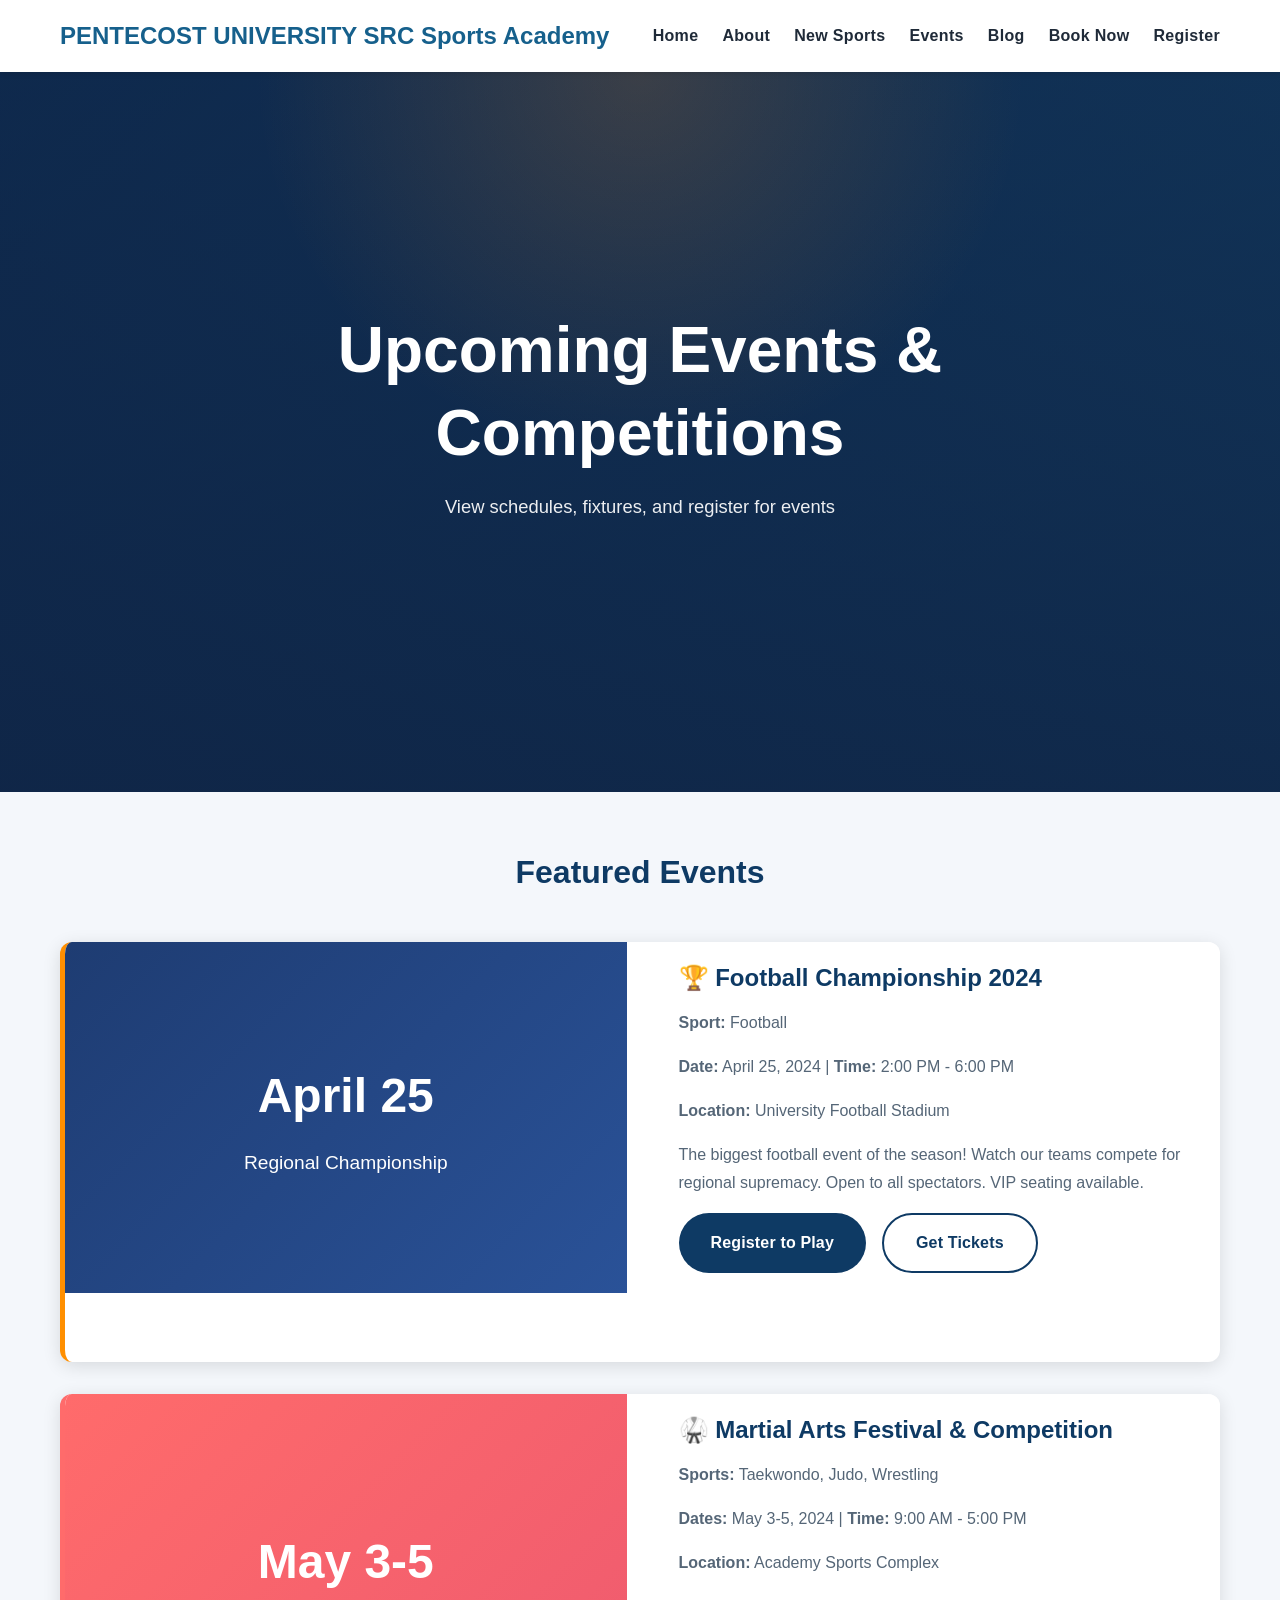
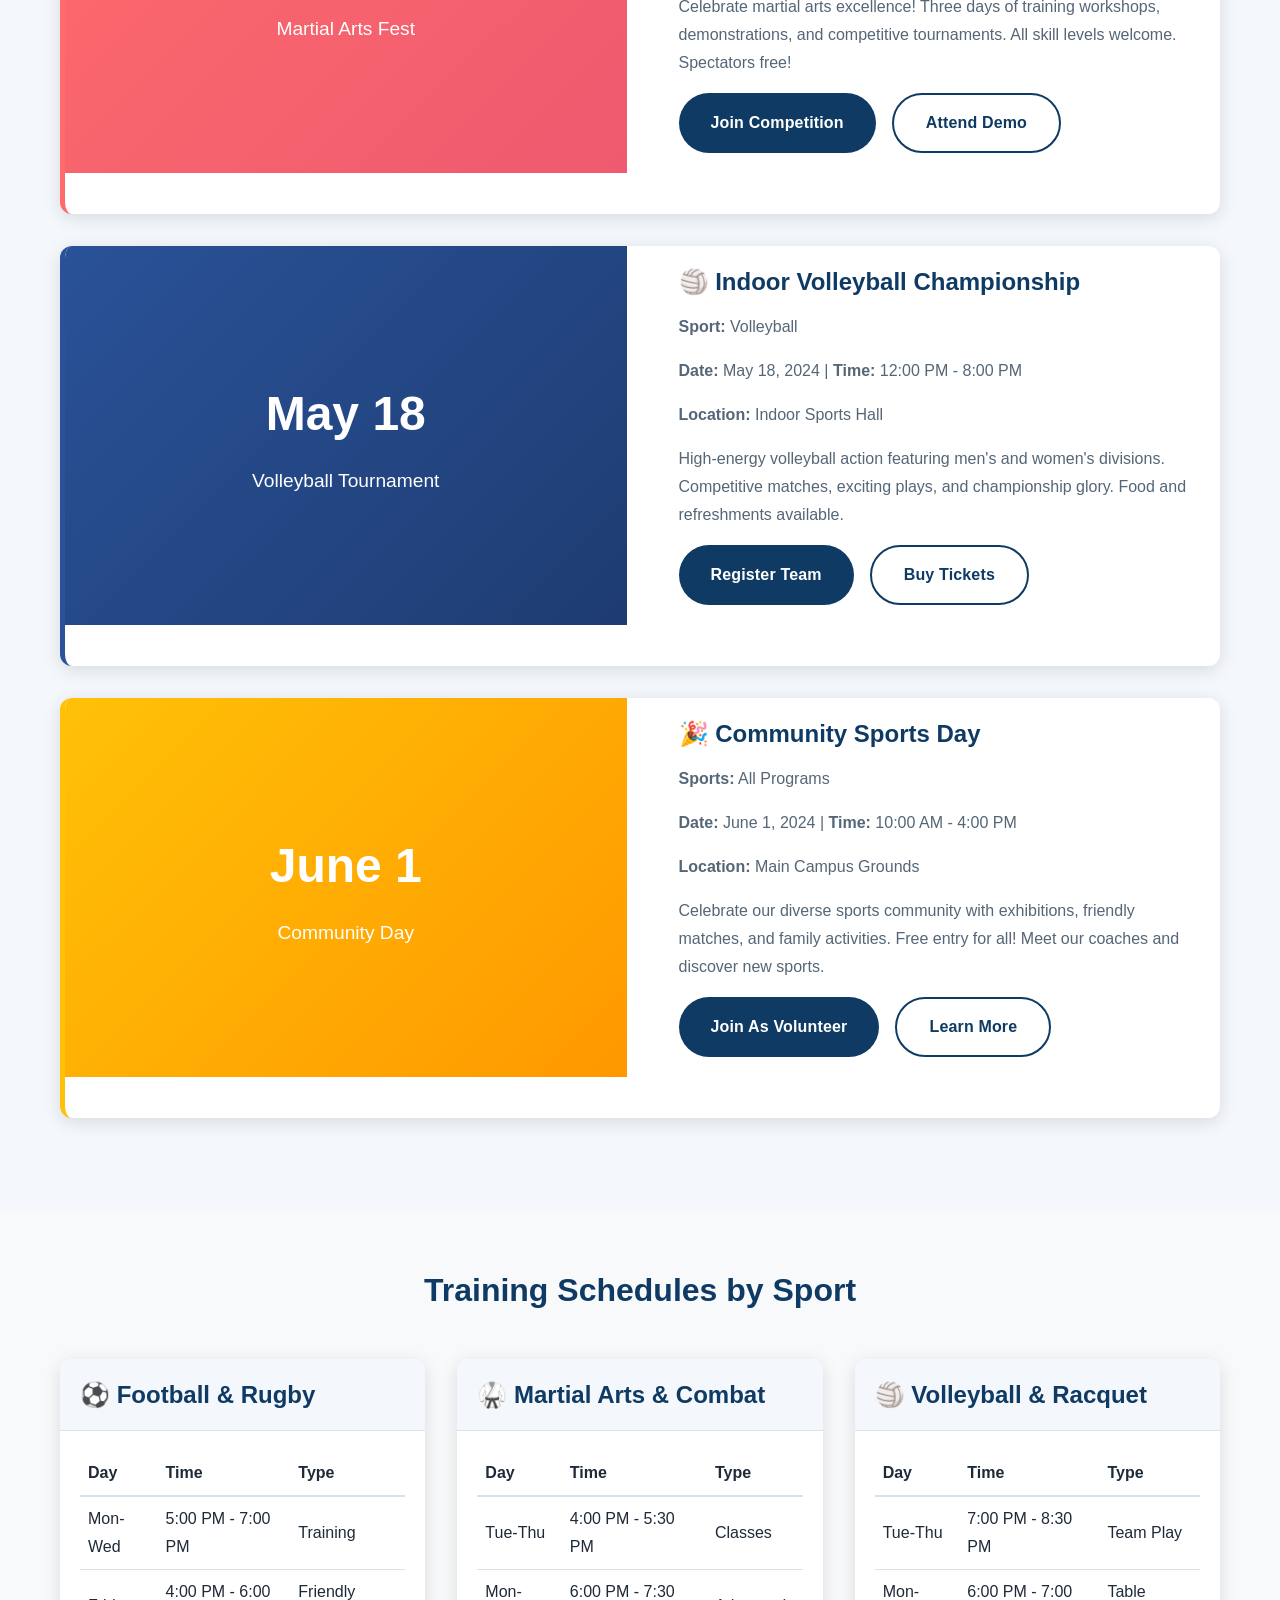
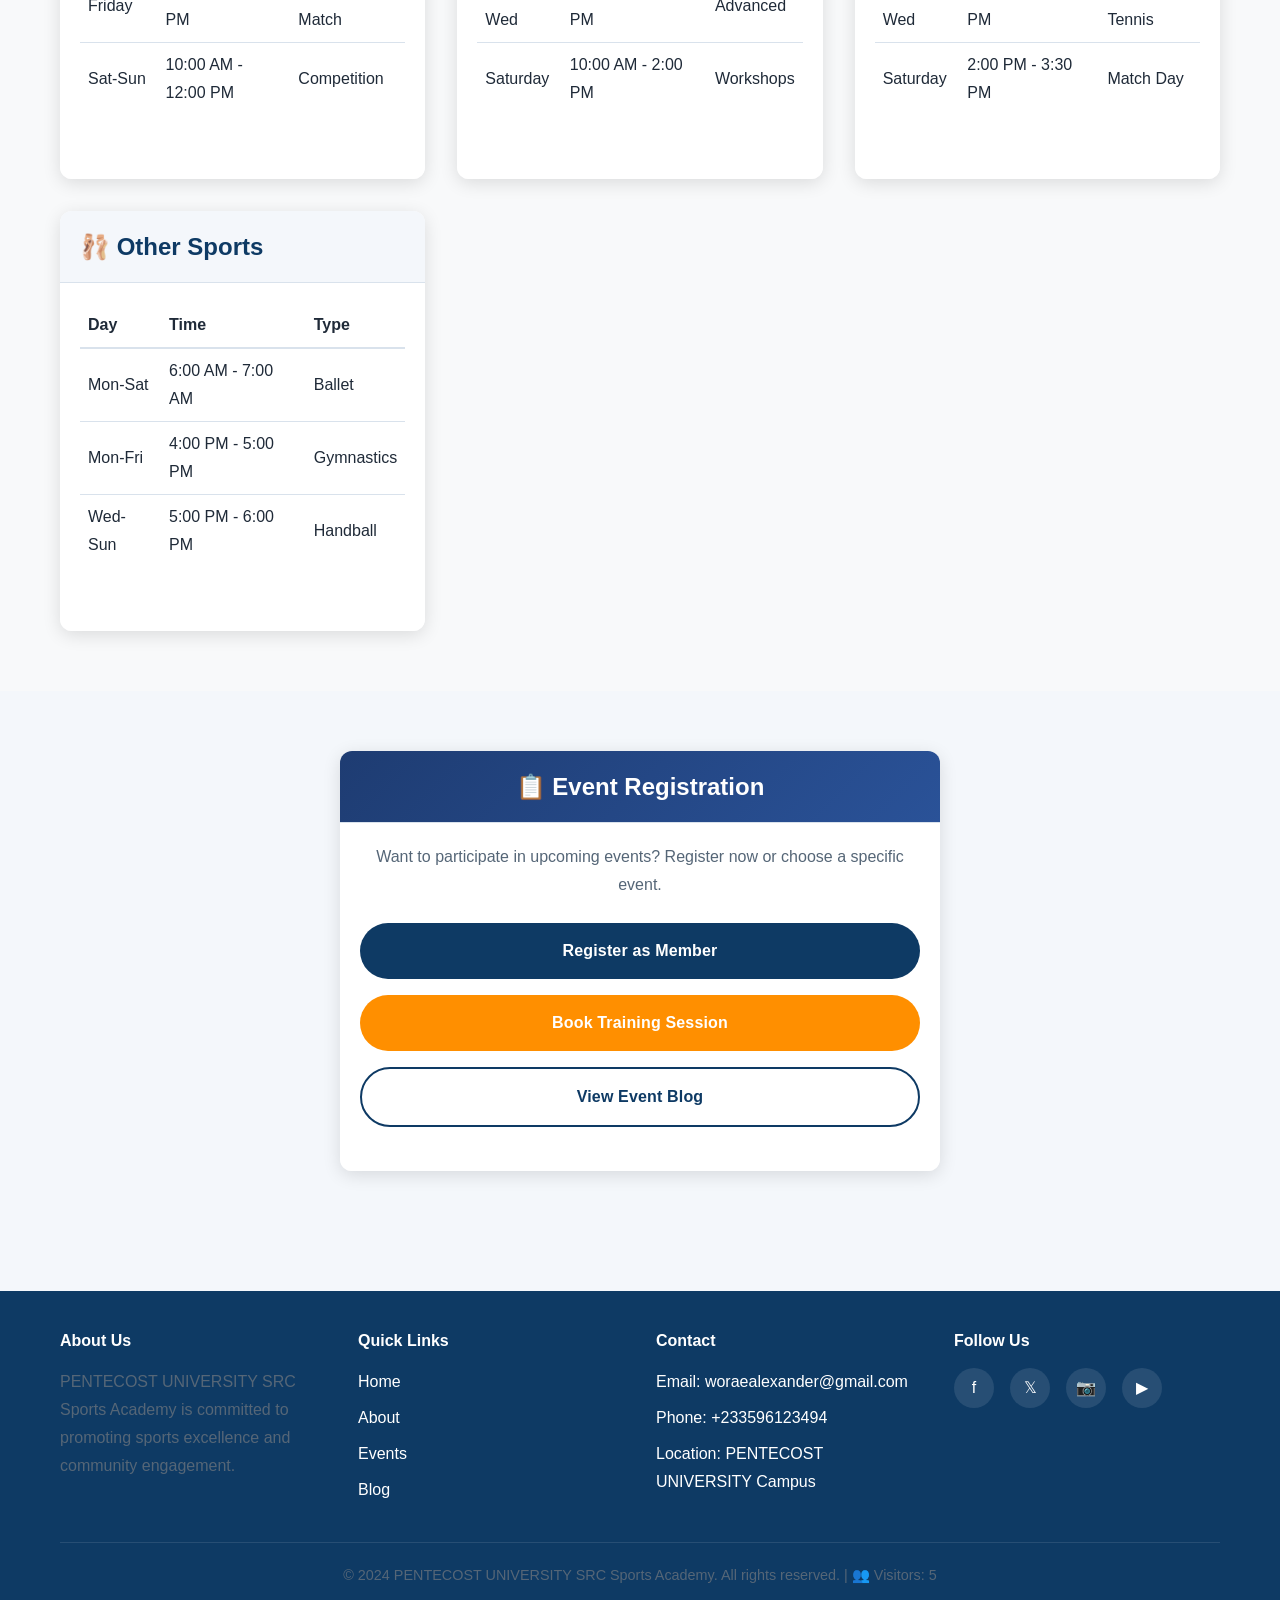
<file: pages/events.html>
<!DOCTYPE html>
<html lang="en">
<head>
    <meta charset="UTF-8">
    <meta name="viewport" content="width=device-width, initial-scale=1.0">
    <meta name="description" content="Upcoming events, competitions, and schedules at SRC Sports Academy.">
    <title>Events -PENTECOST UNIVERSITY SRC Sports Academy</title>
    
    <!-- External CSS -->
    <style>
/* ===================================
   RESPONSIVE CSS FRAMEWORK
   SRC Sports Academy Website
   ==================================== */

/* Root Variables */
:root {
    --primary-color: #0e3a64;
    --secondary-color: #16608c;
    --accent-color: #ff8f00;
    --light-bg: #f4f7fb;
    --text-dark: #1f2a38;
    --text-light: #556677;
    --border-color: #d9e2ec;
    --success-color: #2e7d32;
    --warning-color: #f9a825;
    --error-color: #c62828;
    --transition: all 0.25s ease;
}

/* ===================================
   RESET & GLOBAL STYLES
   ==================================== */

* {
    margin: 0;
    padding: 0;
    box-sizing: border-box;
}

html {
    scroll-behavior: smooth;
    font-size: 16px;
}

body {
    font-family: 'Segoe UI', Tahoma, Geneva, Verdana, sans-serif;
    line-height: 1.75;
    color: var(--text-dark);
    background-color: var(--light-bg);
}

/* ===================================
   TYPOGRAPHY
   ==================================== */

h1, h2, h3, h4, h5, h6 {
    margin-bottom: 1rem;
    font-weight: 700;
    line-height: 1.3;
}

h1 {
    font-size: 2.5rem;
    color: var(--primary-color);
}

h2 {
    font-size: 2rem;
    color: var(--primary-color);
}

h3 {
    font-size: 1.5rem;
    color: var(--primary-color);
}

p {
    margin-bottom: 1rem;
    color: var(--text-light);
}

a {
    color: var(--secondary-color);
    text-decoration: none;
    transition: var(--transition);
}

a:hover {
    color: var(--accent-color);
}

/* ===================================
   CONTAINERS & SECTIONS
   ==================================== */

.container {
    max-width: 1200px;
    margin: 0 auto;
    padding: 0 20px;
}

section {
    padding: 60px 0;
}

section.hero {
    padding: 100px 0;
    background: linear-gradient(135deg, var(--primary-color) 0%, var(--secondary-color) 100%);
    color: #fff;
    text-align: center;
}

/* ===================================
   HEADER & NAVIGATION
   ==================================== */

header {
    background-color: #fff;
    box-shadow: 0 2px 5px rgba(0, 0, 0, 0.1);
    position: sticky;
    top: 0;
    z-index: 1000;
}

.header-content {
    display: flex;
    justify-content: space-between;
    align-items: center;
    padding: 15px 0;
}

.logo {
    font-size: 1.5rem;
    font-weight: 700;
    color: var(--primary-color);
}

nav ul {
    display: flex;
    list-style: none;
    gap: 1.5rem;
    align-items: center;
}

nav a {
    color: var(--text-dark);
    font-weight: 600;
    letter-spacing: 0.02em;
    transition: var(--transition);
    position: relative;
}

nav a:after {
    content: '';
    position: absolute;
    bottom: -4px;
    left: 0;
    width: 0;
    height: 2px;
    background-color: var(--accent-color);
    transition: width 0.25s ease;
}

nav a:hover,
nav a:focus {
    color: var(--primary-color);
}

nav a:hover:after,
nav a:focus:after {
    width: 100%;
}

.hamburger {
    display: none;
    flex-direction: column;
    cursor: pointer;
    gap: 5px;
}

.hamburger span {
    width: 25px;
    height: 3px;
    background-color: var(--primary-color);
    border-radius: 2px;
    transition: var(--transition);
}

.hamburger.active span:nth-child(1) {
    transform: rotate(45deg) translate(10px, 10px);
}

.hamburger.active span:nth-child(2) {
    opacity: 0;
}

.hamburger.active span:nth-child(3) {
    transform: rotate(-45deg) translate(7px, -7px);
}

/* ===================================
   BUTTONS
   ==================================== */

.btn {
    display: inline-flex;
    align-items: center;
    justify-content: center;
    padding: 14px 32px;
    border: none;
    border-radius: 999px;
    font-size: 1rem;
    font-weight: 700;
    cursor: pointer;
    transition: var(--transition);
    text-align: center;
    text-decoration: none;
    letter-spacing: 0.01em;
}

.btn-primary {
    background-color: var(--primary-color);
    color: #fff;
}

.btn-primary:hover,
.btn-primary:focus {
    background-color: var(--secondary-color);
    transform: translateY(-2px);
    box-shadow: 0 12px 28px rgba(14, 58, 100, 0.18);
}

.btn-accent {
    background-color: var(--accent-color);
    color: #fff;
}

.btn-accent:hover,
.btn-accent:focus {
    background-color: #ff9f1c;
    transform: translateY(-2px);
    box-shadow: 0 12px 28px rgba(255, 143, 0, 0.2);
}

.btn-outline {
    background-color: transparent;
    color: var(--primary-color);
    border: 2px solid var(--primary-color);
}

.btn-outline:hover,
.btn-outline:focus {
    background-color: var(--primary-color);
    color: #fff;
}

/* ===================================
   FORMS
   ==================================== */

form {
    max-width: 600px;
    margin: 0 auto;
}

.form-group {
    margin-bottom: 1.5rem;
}

label {
    display: block;
    margin-bottom: 0.5rem;
    font-weight: 600;
    color: var(--text-dark);
}

input, textarea, select {
    width: 100%;
    padding: 12px;
    border: 1px solid var(--border-color);
    border-radius: 5px;
    font-family: inherit;
    font-size: 1rem;
    transition: var(--transition);
}

input:focus, textarea:focus, select:focus {
    outline: none;
    border-color: var(--secondary-color);
    box-shadow: 0 0 5px rgba(42, 82, 152, 0.2);
}

textarea {
    resize: vertical;
    min-height: 150px;
}

.form-check {
    display: flex;
    align-items: center;
    gap: 10px;
    margin-bottom: 1rem;
}

.form-check input[type="checkbox"],
.form-check input[type="radio"] {
    width: auto;
    margin: 0;
}

/* ===================================
   CARDS
   ==================================== */

.card {
    background: #fff;
    border-radius: 12px;
    box-shadow: 0 4px 18px rgba(0, 0, 0, 0.12);
    overflow: hidden;
    transition: var(--transition);
    position: relative;
    display: flex;
    flex-direction: column;
    min-height: 420px;
}

.card-left,
.card-right {
    flex-direction: column;
}

@media (min-width: 900px) {
    .card-left,
    .card-right {
        flex-direction: row;
        align-items: stretch;
    }

    .card-right {
        flex-direction: row-reverse;
    }
}

.card-media {
    width: 100%;
    min-height: 240px;
    overflow: hidden;
    flex: 1 1 40%;
}

.card-image {
    width: 100%;
    height: 100%;
    object-fit: cover;
    display: block;
}

.card-body {
    position: relative;
    z-index: 2;
    padding: 24px;
    background: rgba(255, 255, 255, 0.92);
    flex: 1 1 60%;
}

.testimonial-img {
    width: 100%;
    height: auto;
    max-height: 320px;
    object-fit: contain;
    border-radius: 12px;
    margin-bottom: 1rem;
}

.card img {
    width: 100%;
    display: block;
}

.card-feature-list {
    margin: 1rem 0 1.25rem;
    padding-left: 1.25rem;
    list-style-type: disc;
    color: var(--text-color);
}

.card-feature-list li {
    margin-bottom: 0.65rem;
}
.card:hover {
    box-shadow: 0 10px 24px rgba(0, 0, 0, 0.18);
    transform: translateY(-6px);
}

.card-bg-video {
    position: absolute;
    top: 0;
    left: 0;
    width: 100%;
    height: 100%;
    object-fit: cover;
    z-index: -1;
    opacity: 1;
}

.card-bg-image {
    display: block;
    opacity: 1;
}

.card-header {
    padding: 20px;
    background-color: var(--light-bg);
    border-bottom: 1px solid var(--border-color);
}

.card-body {
    padding: 20px;
    background: rgba(255, 255, 255, 0.95);
}

.card-footer {
    padding: 15px 20px;
    background-color: var(--light-bg);
    border-top: 1px solid var(--border-color);
}

.section-headline {
    text-align: center;
    margin-bottom: 2.5rem;
    font-size: 2.25rem;
    letter-spacing: -0.03em;
}

.section-alt {
    background-color: var(--light-bg);
}

.search-row {
    display: flex;
    flex-wrap: wrap;
    gap: 10px;
    justify-content: center;
    margin-bottom: 20px;
}

.hero-actions,
.button-row {
    display: flex;
    flex-wrap: wrap;
    gap: 1rem;
    justify-content: center;
}

.text-white {
    color: #fff !important;
}

.text-soft {
    color: rgba(255, 255, 255, 0.9);
}

.text-secondary {
    color: var(--secondary-color);
}

.link-secondary {
    color: var(--secondary-color);
}

.link-secondary:hover {
    color: var(--accent-color);
}

.table-basic {
    width: 100%;
    border-collapse: collapse;
}

.table-basic th,
.table-basic td {
    text-align: left;
    padding: 0.75rem;
    border-bottom: 1px solid var(--border-color);
}

.table-basic th {
    border-bottom: 2px solid var(--border-color);
}

.panel-box {
    padding: 1.5rem;
    background: #fff;
    border-radius: 8px;
    box-shadow: 0 2px 10px rgba(0, 0, 0, 0.05);
}

.panel-border {
    border-left: 4px solid var(--secondary-color);
}

.card-header.gradient-primary {
    background: linear-gradient(135deg, var(--primary-color) 0%, var(--secondary-color) 100%);
    color: #fff;
}

.card-header.gradient-accent {
    background: linear-gradient(135deg, var(--accent-color) 0%, #ee5a6f 100%);
    color: #fff;
}

.card-header.gradient-warning {
    background: linear-gradient(135deg, #ffc107 0%, #ff9800 100%);
    color: #fff;
}

.card-header.gradient-secondary {
    background: linear-gradient(135deg, #009688 0%, #00897b 100%);
    color: #fff;
}

.card-header h3 {
    margin-bottom: 0;
}

.card-header small {
    color: rgba(255, 255, 255, 0.8);
}

.footer-link {
    color: rgba(255, 255, 255, 0.7);
    transition: var(--transition);
}

.footer-link:hover {
    color: #fff;
}

.table-responsive {
    overflow-x: auto;
}

.highlight-banner {
    background: linear-gradient(135deg, var(--primary-color) 0%, var(--secondary-color) 100%);
    color: #fff;
    text-align: center;
}

.highlight-banner .section-copy {
    color: rgba(255, 255, 255, 0.9);
}

.section-copy {
    line-height: 1.8;
    color: var(--text-light);
}

.btn-full {
    flex: 1 1 100%;
}

.ml-2 {
    margin-left: 1.5rem;
}

.mt-auto {
    margin-top: auto;
}

.align-center {
    align-items: center;
}

.gap-3 {
    gap: 3rem;
}

.grid-gap-1 {
    gap: 1rem;
}

.card-border-left {
    border-left: 4px solid var(--accent-color);
}

.panel-accent {
    background: #fff;
    border-radius: 8px;
    padding: 1.5rem;
    box-shadow: 0 2px 14px rgba(0,0,0,0.06);
}

.panel-secondary {
    border-left: 4px solid var(--secondary-color);
}

.text-highlight {
    color: var(--accent-color);
    font-size: 2.5rem;
}

.leader-title {
    color: var(--secondary-color);
    font-weight: 600;
    margin-bottom: 0.5rem;
}

.content-narrow {
    max-width: 800px;
    margin: 0 auto;
}

.panel-warning {
    background-color: #fff3cd;
    border-left: 4px solid var(--warning-color);
}

.gap-3 {
    gap: 3rem;
}

.panel-warning {
    background-color: #fff3cd;
    border-left: 4px solid var(--warning-color);
}

@media (min-width: 640px) {
    .btn-full {
        flex: 1;
        width: auto;
    }
}


/* ===================================
   GRID LAYOUTS
   ==================================== */

.grid {
    display: grid;
    gap: 2rem;
}

.grid-2 {
    grid-template-columns: repeat(auto-fit, minmax(340px, 1fr));
}

.grid-3 {
    grid-template-columns: repeat(auto-fit, minmax(280px, 1fr));
}

.grid-4 {
    grid-template-columns: repeat(auto-fit, minmax(220px, 1fr));
}

/* ===================================
   FOOTER
   ==================================== */

footer {
    background-color: var(--primary-color);
    color: #fff;
    padding: 40px 0 20px;
    margin-top: 60px;
}

.footer-content {
    display: grid;
    grid-template-columns: repeat(auto-fit, minmax(250px, 1fr));
    gap: 2rem;
    margin-bottom: 30px;
}

.footer-section h4 {
    color: #fff;
    margin-bottom: 1rem;
}

.footer-section ul {
    list-style: none;
}

.footer-section ul li {
    margin-bottom: 0.5rem;
}

.footer-section a {
    color: #fff;
    text-decoration: none;
}

.footer-section a:hover {
    color: var(--accent-color);
}

.social-links {
    display: flex;
    gap: 1rem;
    margin-top: 1rem;
}

.social-links a {
    display: inline-block;
    width: 40px;
    height: 40px;
    background-color: rgba(255, 255, 255, 0.1);
    border-radius: 50%;
    display: flex;
    align-items: center;
    justify-content: center;
    transition: var(--transition);
}

.social-links a:hover {
    background-color: var(--accent-color);
    transform: translateY(-3px);
}

.footer-bottom {
    text-align: center;
    padding-top: 20px;
    border-top: 1px solid rgba(255, 255, 255, 0.1);
    font-size: 0.9rem;
}

/* ===================================
   HERO SECTION
   ==================================== */

.hero {
    position: relative;
    min-height: 720px;
    display: flex;
    align-items: center;
    justify-content: center;
    overflow: hidden;
}

.hero::before {
    content: '';
    position: absolute;
    inset: 0;
    background: radial-gradient(circle at top, rgba(255, 143, 28, 0.18), transparent 40%), linear-gradient(180deg, rgba(15, 32, 64, 0.65), rgba(15, 32, 64, 0.85));
    z-index: 1;
}

.hero-content {
    position: relative;
    z-index: 2;
    text-align: center;
    color: #fff;
    max-width: 760px;
    padding: 0 20px;
}

.hero-video {
    position: absolute;
    inset: 0;
    width: 100%;
    height: 100%;
    object-fit: cover;
    z-index: 0;
    opacity: 0.7;
}

.hero-image {
    opacity: 1;
}

.hero h1 {
    color: #fff;
    margin-bottom: 1rem;
    font-size: clamp(3rem, 5vw, 4.5rem);
}

.hero p {
    color: rgba(255, 255, 255, 0.92);
    font-size: 1.15rem;
    margin-bottom: 2rem;
    max-width: 720px;
    margin-left: auto;
    margin-right: auto;
}

.eyebrow {
    display: inline-flex;
    margin-bottom: 1rem;
    padding: 0.5rem 1rem;
    border-radius: 999px;
    font-size: 0.85rem;
    letter-spacing: 0.16em;
    text-transform: uppercase;
    background: rgba(255, 255, 255, 0.12);
    color: #fff;
}

.hero-actions {
    display: inline-flex;
    flex-wrap: wrap;
    gap: 1rem;
    justify-content: center;
}

/* ===================================
   UTILITIES
   ==================================== */

.text-center {
    text-align: center;
}

.notification {
    position: fixed;
    top: 20px;
    right: 20px;
    max-width: 420px;
    border-radius: 8px;
    padding: 15px;
    color: white;
    z-index: 9999;
    animation: slideIn 0.3s ease;
    box-shadow: 0 10px 30px rgba(0, 0, 0, 0.12);
}

.notification-success {
    background-color: var(--success-color);
}

.notification-error {
    background-color: var(--error-color);
}

.notification-warning {
    background-color: var(--warning-color);
    color: #333;
}

.notification-info {
    background-color: var(--secondary-color);
}

.notification-content {
    display: flex;
    justify-content: space-between;
    align-items: center;
    gap: 10px;
}

.notification-content p {
    margin: 0;
}

.notification-close {
    background: none;
    border: none;
    color: inherit;
    font-size: 1.5rem;
    cursor: pointer;
    padding: 0;
}

@keyframes slideIn {
    from {
        transform: translateX(400px);
        opacity: 0;
    }
    to {
        transform: translateX(0);
        opacity: 1;
    }
}

.text-right {
    text-align: right;
}

.text-left {
    text-align: left;
}

.mt-1 { margin-top: 0.5rem; }
.mt-2 { margin-top: 1rem; }
.mt-3 { margin-top: 1.5rem; }
.mt-4 { margin-top: 2rem; }

.mb-1 { margin-bottom: 0.5rem; }
.mb-2 { margin-bottom: 1rem; }
.mb-3 { margin-bottom: 1.5rem; }
.mb-4 { margin-bottom: 2rem; }

.p-1 { padding: 0.5rem; }
.p-2 { padding: 1rem; }
.p-3 { padding: 1.5rem; }
.p-4 { padding: 2rem; }

.hidden {
    display: none !important;
}

.sr-only {
    position: absolute;
    width: 1px;
    height: 1px;
    padding: 0;
    margin: -1px;
    overflow: hidden;
    clip: rect(0, 0, 0, 0);
    white-space: nowrap;
    border-width: 0;
}

/* ===================================
   RESPONSIVE DESIGN
   ==================================== */

@media (max-width: 1024px) {
    h1 {
        font-size: 2rem;
    }

    h2 {
        font-size: 1.5rem;
    }

    section {
        padding: 40px 0;
    }
}

@media (max-width: 768px) {
    .hamburger {
        display: flex;
    }

    nav ul {
        display: none;
        position: absolute;
        top: 70px;
        left: 0;
        right: 0;
        flex-direction: column;
        background-color: #fff;
        padding: 1rem;
        gap: 0;
        box-shadow: 0 5px 10px rgba(0, 0, 0, 0.1);
    }

    nav ul.active {
        display: flex;
    }

    nav a {
        padding: 10px;
        border-radius: 5px;
    }

    nav a:after {
        display: none;
    }

    nav a:hover {
        background-color: var(--light-bg);
    }

    .hero h1 {
        font-size: 2rem;
    }

    .grid-2, .grid-3, .grid-4 {
        grid-template-columns: 1fr;
    }

    .footer-content {
        grid-template-columns: 1fr;
    }
}

@media (max-width: 480px) {
    html {
        font-size: 14px;
    }

    .container {
        padding: 0 15px;
    }

    h1 {
        font-size: 1.5rem;
    }

    h2 {
        font-size: 1.2rem;
    }

    .btn {
        width: 100%;
        padding: 15px;
    }

    section {
        padding: 30px 0;
    }

    .hero {
        min-height: 400px;
    }

    .hero h1 {
        font-size: 1.5rem;
    }

    .hero p {
        font-size: 1rem;
    }
}

/* ===================================
   ACCESSIBILITY
   ==================================== */

:focus-visible {
    outline: 3px solid var(--secondary-color);
    outline-offset: 2px;
}

button:focus-visible {
    outline: 3px dashed var(--secondary-color);
    outline-offset: 3px;
}

@media (prefers-reduced-motion: reduce) {
    * {
        animation-duration: 0.01ms !important;
        animation-iteration-count: 1 !important;
        transition-duration: 0.01ms !important;
    }
}

/* ===================================
   HIGH CONTRAST MODE
   ==================================== */

@media (prefers-contrast: more) {
    .card {
        border: 2px solid var(--text-dark);
    }

    button {
        border: 2px solid currentColor;
    }
}

</style>
</head>
<body>
    <!-- ====================================
         HEADER & NAVIGATION
         ==================================== -->
    <header>
        <div class="container">
            <div class="header-content">
                <div class="logo">
                    <a href="../index.html" aria-label="SRC Sports Academy Home">PENTECOST UNIVERSITY SRC Sports Academy</a>
                </div>
                
                <nav aria-label="Main navigation">
                    <ul role="menubar">
                        <li role="presentation"><a href="../index.html" role="menuitem">Home</a></li>
                        <li role="presentation"><a href="about.html" role="menuitem">About</a></li>
                        <li role="presentation"><a href="new-activities.html" role="menuitem">New Sports</a></li>
                        <li role="presentation"><a href="events.html" role="menuitem" aria-current="page">Events</a></li>
                        <li role="presentation"><a href="blog.html" role="menuitem">Blog</a></li>
                        <li role="presentation"><a href="book-online.html" role="menuitem">Book Now</a></li>
                        <li role="presentation"><a href="register.html" role="menuitem">Register</a></li>
                    </ul>
                </nav>

                <div class="hamburger" aria-label="Toggle navigation menu" role="button" tabindex="0" aria-expanded="false">
                    <span></span>
                    <span></span>
                    <span></span>
                </div>
            </div>
        </div>
    </header>

    <!-- ====================================
         PAGE HERO
         ==================================== -->
    <section class="hero">
        <video autoplay muted loop playsinline class="hero-video" aria-label="Showcasing various sports activities at SRC Sports Academy">
            <source src="../IMAGES/video_2026-05-11_11-56-57.mp4" type="video/mp4">
        </video>
        <div class="hero-content">
            <h1>Upcoming Events & Competitions</h1>
            <p>View schedules, fixtures, and register for events</p>
        </div>
    </section>

    <!-- ====================================
         UPCOMING EVENTS
         ==================================== -->
    <section>
        <div class="container">
            <h2 style="text-align: center; margin-bottom: 3rem;">Featured Events</h2>

            <!-- Event 1 -->
            <div class="card" style="margin-bottom: 2rem; border-left: 5px solid var(--accent-color);">
                <div class="grid grid-2" style="align-items: stretch;">
                    <div style="background: linear-gradient(135deg, #1e3c72 0%, #2a5298 100%); color: white; padding: 2rem; display: flex; align-items: center; justify-content: center;">
                        <div style="text-align: center;">
                            <div style="font-size: 3rem; font-weight: 700; margin-bottom: 0.5rem;">April 25</div>
                            <div style="font-size: 1.2rem;">Regional Championship</div>
                        </div>
                    </div>
                    <div class="card-body">
                        <h3>🏆 Football Championship 2024</h3>
                        <p><strong>Sport:</strong> Football</p>
                        <p><strong>Date:</strong> April 25, 2024 | <strong>Time:</strong> 2:00 PM - 6:00 PM</p>
                        <p><strong>Location:</strong> University Football Stadium</p>
                        <p style="margin-top: 1rem;">The biggest football event of the season! Watch our teams compete for regional supremacy. Open to all spectators. VIP seating available.</p>
                        <div style="display: flex; gap: 1rem; margin-top: 1rem;">
                            <a href="book-online.html" class="btn btn-primary">Register to Play</a>
                            <a href="#" class="btn btn-outline">Get Tickets</a>
                        </div>
                    </div>
                </div>
            </div>

            <!-- Event 2 -->
            <div class="card" style="margin-bottom: 2rem; border-left: 5px solid #ff6b6b;">
                <div class="grid grid-2" style="align-items: stretch;">
                    <div style="background: linear-gradient(135deg, #ff6b6b 0%, #ee5a6f 100%); color: white; padding: 2rem; display: flex; align-items: center; justify-content: center;">
                        <div style="text-align: center;">
                            <div style="font-size: 3rem; font-weight: 700; margin-bottom: 0.5rem;">May 3-5</div>
                            <div style="font-size: 1.2rem;">Martial Arts Fest</div>
                        </div>
                    </div>
                    <div class="card-body">
                        <h3>🥋 Martial Arts Festival & Competition</h3>
                        <p><strong>Sports:</strong> Taekwondo, Judo, Wrestling</p>
                        <p><strong>Dates:</strong> May 3-5, 2024 | <strong>Time:</strong> 9:00 AM - 5:00 PM</p>
                        <p><strong>Location:</strong> Academy Sports Complex</p>
                        <p style="margin-top: 1rem;">Celebrate martial arts excellence! Three days of training workshops, demonstrations, and competitive tournaments. All skill levels welcome. Spectators free!</p>
                        <div style="display: flex; gap: 1rem; margin-top: 1rem;">
                            <a href="book-online.html" class="btn btn-primary">Join Competition</a>
                            <a href="#" class="btn btn-outline">Attend Demo</a>
                        </div>
                    </div>
                </div>
            </div>

            <!-- Event 3 -->
            <div class="card" style="margin-bottom: 2rem; border-left: 5px solid #2a5298;">
                <div class="grid grid-2" style="align-items: stretch;">
                    <div style="background: linear-gradient(135deg, #2a5298 0%, #1e3c72 100%); color: white; padding: 2rem; display: flex; align-items: center; justify-content: center;">
                        <div style="text-align: center;">
                            <div style="font-size: 3rem; font-weight: 700; margin-bottom: 0.5rem;">May 18</div>
                            <div style="font-size: 1.2rem;">Volleyball Tournament</div>
                        </div>
                    </div>
                    <div class="card-body">
                        <h3>🏐 Indoor Volleyball Championship</h3>
                        <p><strong>Sport:</strong> Volleyball</p>
                        <p><strong>Date:</strong> May 18, 2024 | <strong>Time:</strong> 12:00 PM - 8:00 PM</p>
                        <p><strong>Location:</strong> Indoor Sports Hall</p>
                        <p style="margin-top: 1rem;">High-energy volleyball action featuring men's and women's divisions. Competitive matches, exciting plays, and championship glory. Food and refreshments available.</p>
                        <div style="display: flex; gap: 1rem; margin-top: 1rem;">
                            <a href="book-online.html" class="btn btn-primary">Register Team</a>
                            <a href="#" class="btn btn-outline">Buy Tickets</a>
                        </div>
                    </div>
                </div>
            </div>

            <!-- Event 4 -->
            <div class="card" style="margin-bottom: 2rem; border-left: 5px solid #ffc107;">
                <div class="grid grid-2" style="align-items: stretch;">
                    <div style="background: linear-gradient(135deg, #ffc107 0%, #ff9800 100%); color: white; padding: 2rem; display: flex; align-items: center; justify-content: center;">
                        <div style="text-align: center;">
                            <div style="font-size: 3rem; font-weight: 700; margin-bottom: 0.5rem;">June 1</div>
                            <div style="font-size: 1.2rem;">Community Day</div>
                        </div>
                    </div>
                    <div class="card-body">
                        <h3>🎉 Community Sports Day</h3>
                        <p><strong>Sports:</strong> All Programs</p>
                        <p><strong>Date:</strong> June 1, 2024 | <strong>Time:</strong> 10:00 AM - 4:00 PM</p>
                        <p><strong>Location:</strong> Main Campus Grounds</p>
                        <p style="margin-top: 1rem;">Celebrate our diverse sports community with exhibitions, friendly matches, and family activities. Free entry for all! Meet our coaches and discover new sports.</p>
                        <div style="display: flex; gap: 1rem; margin-top: 1rem;">
                            <a href="register.html" class="btn btn-primary">Join As Volunteer</a>
                            <a href="#" class="btn btn-outline">Learn More</a>
                        </div>
                    </div>
                </div>
            </div>
        </div>
    </section>

    <!-- ====================================
         EVENT SCHEDULES BY SPORT
         ==================================== -->
    <section style="background-color: #f8f9fa;">
        <div class="container">
            <h2 style="text-align: center; margin-bottom: 3rem;">Training Schedules by Sport</h2>

            <div class="grid grid-2" style="gap: 2rem;">
                <div class="card">
                    <div class="card-header">
                        <h3>⚽ Football & Rugby</h3>
                    </div>
                    <div class="card-body">
                        <table style="width: 100%; border-collapse: collapse;">
                            <thead>
                                <tr style="border-bottom: 2px solid var(--border-color);">
                                    <th style="text-align: left; padding: 0.5rem;">Day</th>
                                    <th style="text-align: left; padding: 0.5rem;">Time</th>
                                    <th style="text-align: left; padding: 0.5rem;">Type</th>
                                </tr>
                            </thead>
                            <tbody>
                                <tr style="border-bottom: 1px solid var(--border-color);">
                                    <td style="padding: 0.5rem;">Mon-Wed</td>
                                    <td style="padding: 0.5rem;">5:00 PM - 7:00 PM</td>
                                    <td style="padding: 0.5rem;">Training</td>
                                </tr>
                                <tr style="border-bottom: 1px solid var(--border-color);">
                                    <td style="padding: 0.5rem;">Friday</td>
                                    <td style="padding: 0.5rem;">4:00 PM - 6:00 PM</td>
                                    <td style="padding: 0.5rem;">Friendly Match</td>
                                </tr>
                                <tr>
                                    <td style="padding: 0.5rem;">Sat-Sun</td>
                                    <td style="padding: 0.5rem;">10:00 AM - 12:00 PM</td>
                                    <td style="padding: 0.5rem;">Competition</td>
                                </tr>
                            </tbody>
                        </table>
                    </div>
                </div>

                <div class="card">
                    <div class="card-header">
                        <h3>🥋 Martial Arts & Combat</h3>
                    </div>
                    <div class="card-body">
                        <table style="width: 100%; border-collapse: collapse;">
                            <thead>
                                <tr style="border-bottom: 2px solid var(--border-color);">
                                    <th style="text-align: left; padding: 0.5rem;">Day</th>
                                    <th style="text-align: left; padding: 0.5rem;">Time</th>
                                    <th style="text-align: left; padding: 0.5rem;">Type</th>
                                </tr>
                            </thead>
                            <tbody>
                                <tr style="border-bottom: 1px solid var(--border-color);">
                                    <td style="padding: 0.5rem;">Tue-Thu</td>
                                    <td style="padding: 0.5rem;">4:00 PM - 5:30 PM</td>
                                    <td style="padding: 0.5rem;">Classes</td>
                                </tr>
                                <tr style="border-bottom: 1px solid var(--border-color);">
                                    <td style="padding: 0.5rem;">Mon-Wed</td>
                                    <td style="padding: 0.5rem;">6:00 PM - 7:30 PM</td>
                                    <td style="padding: 0.5rem;">Advanced</td>
                                </tr>
                                <tr>
                                    <td style="padding: 0.5rem;">Saturday</td>
                                    <td style="padding: 0.5rem;">10:00 AM - 2:00 PM</td>
                                    <td style="padding: 0.5rem;">Workshops</td>
                                </tr>
                            </tbody>
                        </table>
                    </div>
                </div>

                <div class="card">
                    <div class="card-header">
                        <h3>🏐 Volleyball & Racquet</h3>
                    </div>
                    <div class="card-body">
                        <table style="width: 100%; border-collapse: collapse;">
                            <thead>
                                <tr style="border-bottom: 2px solid var(--border-color);">
                                    <th style="text-align: left; padding: 0.5rem;">Day</th>
                                    <th style="text-align: left; padding: 0.5rem;">Time</th>
                                    <th style="text-align: left; padding: 0.5rem;">Type</th>
                                </tr>
                            </thead>
                            <tbody>
                                <tr style="border-bottom: 1px solid var(--border-color);">
                                    <td style="padding: 0.5rem;">Tue-Thu</td>
                                    <td style="padding: 0.5rem;">7:00 PM - 8:30 PM</td>
                                    <td style="padding: 0.5rem;">Team Play</td>
                                </tr>
                                <tr style="border-bottom: 1px solid var(--border-color);">
                                    <td style="padding: 0.5rem;">Mon-Wed</td>
                                    <td style="padding: 0.5rem;">6:00 PM - 7:00 PM</td>
                                    <td style="padding: 0.5rem;">Table Tennis</td>
                                </tr>
                                <tr>
                                    <td style="padding: 0.5rem;">Saturday</td>
                                    <td style="padding: 0.5rem;">2:00 PM - 3:30 PM</td>
                                    <td style="padding: 0.5rem;">Match Day</td>
                                </tr>
                            </tbody>
                        </table>
                    </div>
                </div>

                <div class="card">
                    <div class="card-header">
                        <h3>🩰 Other Sports</h3>
                    </div>
                    <div class="card-body">
                        <table style="width: 100%; border-collapse: collapse;">
                            <thead>
                                <tr style="border-bottom: 2px solid var(--border-color);">
                                    <th style="text-align: left; padding: 0.5rem;">Day</th>
                                    <th style="text-align: left; padding: 0.5rem;">Time</th>
                                    <th style="text-align: left; padding: 0.5rem;">Type</th>
                                </tr>
                            </thead>
                            <tbody>
                                <tr style="border-bottom: 1px solid var(--border-color);">
                                    <td style="padding: 0.5rem;">Mon-Sat</td>
                                    <td style="padding: 0.5rem;">6:00 AM - 7:00 AM</td>
                                    <td style="padding: 0.5rem;">Ballet</td>
                                </tr>
                                <tr style="border-bottom: 1px solid var(--border-color);">
                                    <td style="padding: 0.5rem;">Mon-Fri</td>
                                    <td style="padding: 0.5rem;">4:00 PM - 5:00 PM</td>
                                    <td style="padding: 0.5rem;">Gymnastics</td>
                                </tr>
                                <tr>
                                    <td style="padding: 0.5rem;">Wed-Sun</td>
                                    <td style="padding: 0.5rem;">5:00 PM - 6:00 PM</td>
                                    <td style="padding: 0.5rem;">Handball</td>
                                </tr>
                            </tbody>
                        </table>
                    </div>
                </div>
            </div>
        </div>
    </section>

    <!-- ====================================
         EVENT REGISTRATION
         ==================================== -->
    <section>
        <div class="container">
            <div class="card" style="max-width: 600px; margin: 0 auto;">
                <div class="card-header" style="text-align: center; background: linear-gradient(135deg, #1e3c72 0%, #2a5298 100%); color: white;">
                    <h3 style="color: white; margin: 0;">📋 Event Registration</h3>
                </div>
                <div class="card-body">
                    <p style="text-align: center; margin-bottom: 1.5rem;">Want to participate in upcoming events? Register now or choose a specific event.</p>
                    <div style="display: flex; flex-direction: column; gap: 1rem;">
                        <a href="register.html" class="btn btn-primary" style="text-align: center;">Register as Member</a>
                        <a href="book-online.html" class="btn btn-accent" style="text-align: center;">Book Training Session</a>
                        <a href="blog.html" class="btn btn-outline" style="text-align: center;">View Event Blog</a>
                    </div>
                </div>
            </div>
        </div>
    </section>

    <!-- ====================================
         FOOTER
         ==================================== -->
    <footer>
        <div class="container">
            <div class="footer-content">
                <div class="footer-section">
                    <h4>About Us</h4>
                    <p>PENTECOST UNIVERSITY SRC Sports Academy is committed to promoting sports excellence and community engagement.</p>
                </div>

                <div class="footer-section">
                    <h4>Quick Links</h4>
                    <ul>
                        <li><a href="../index.html">Home</a></li>
                        <li><a href="about.html">About</a></li>
                        <li><a href="events.html">Events</a></li>
                        <li><a href="blog.html">Blog</a></li>
                    </ul>
                </div>

                <div class="footer-section">
                    <h4>Contact</h4>
                    <ul>
                      <li>Email: woraealexander@gmail.com</li>
                        <li>Phone: +233596123494</li>
                        <li>Location: PENTECOST UNIVERSITY Campus</li>
                    </ul>
                </div>

                <div class="footer-section">
                    <h4>Follow Us</h4>
                    <div class="social-links">
                        <a href="https://facebook.com/srcacademy" aria-label="Facebook">f</a>
                        <a href="https://twitter.com/srcacademy" aria-label="Twitter">𝕏</a>
                        <a href="https://instagram.com/srcacademy" aria-label="Instagram">📷</a>
                        <a href="https://youtube.com/srcacademy" aria-label="YouTube">▶</a>
                    </div>
                </div>
            </div>

            <div class="footer-bottom">
                <p>&copy; 2024 PENTECOST UNIVERSITY SRC Sports Academy. All rights reserved. | 👥 Visitors: <span id="visitor-counter">0</span></p>
            </div>
        </div>
    </footer>

    <!-- External JavaScript -->
    <script src="https://code.jquery.com/jquery-3.7.1.min.js" integrity="sha256-3gJwYpMe3p4C1Xn4G9ANOU5RkQ1c1wB2aBRvYTMXxcI=" crossorigin="anonymous"></script>
    <script src="../JS/script.js"></script>
</body>
</html>
</file>
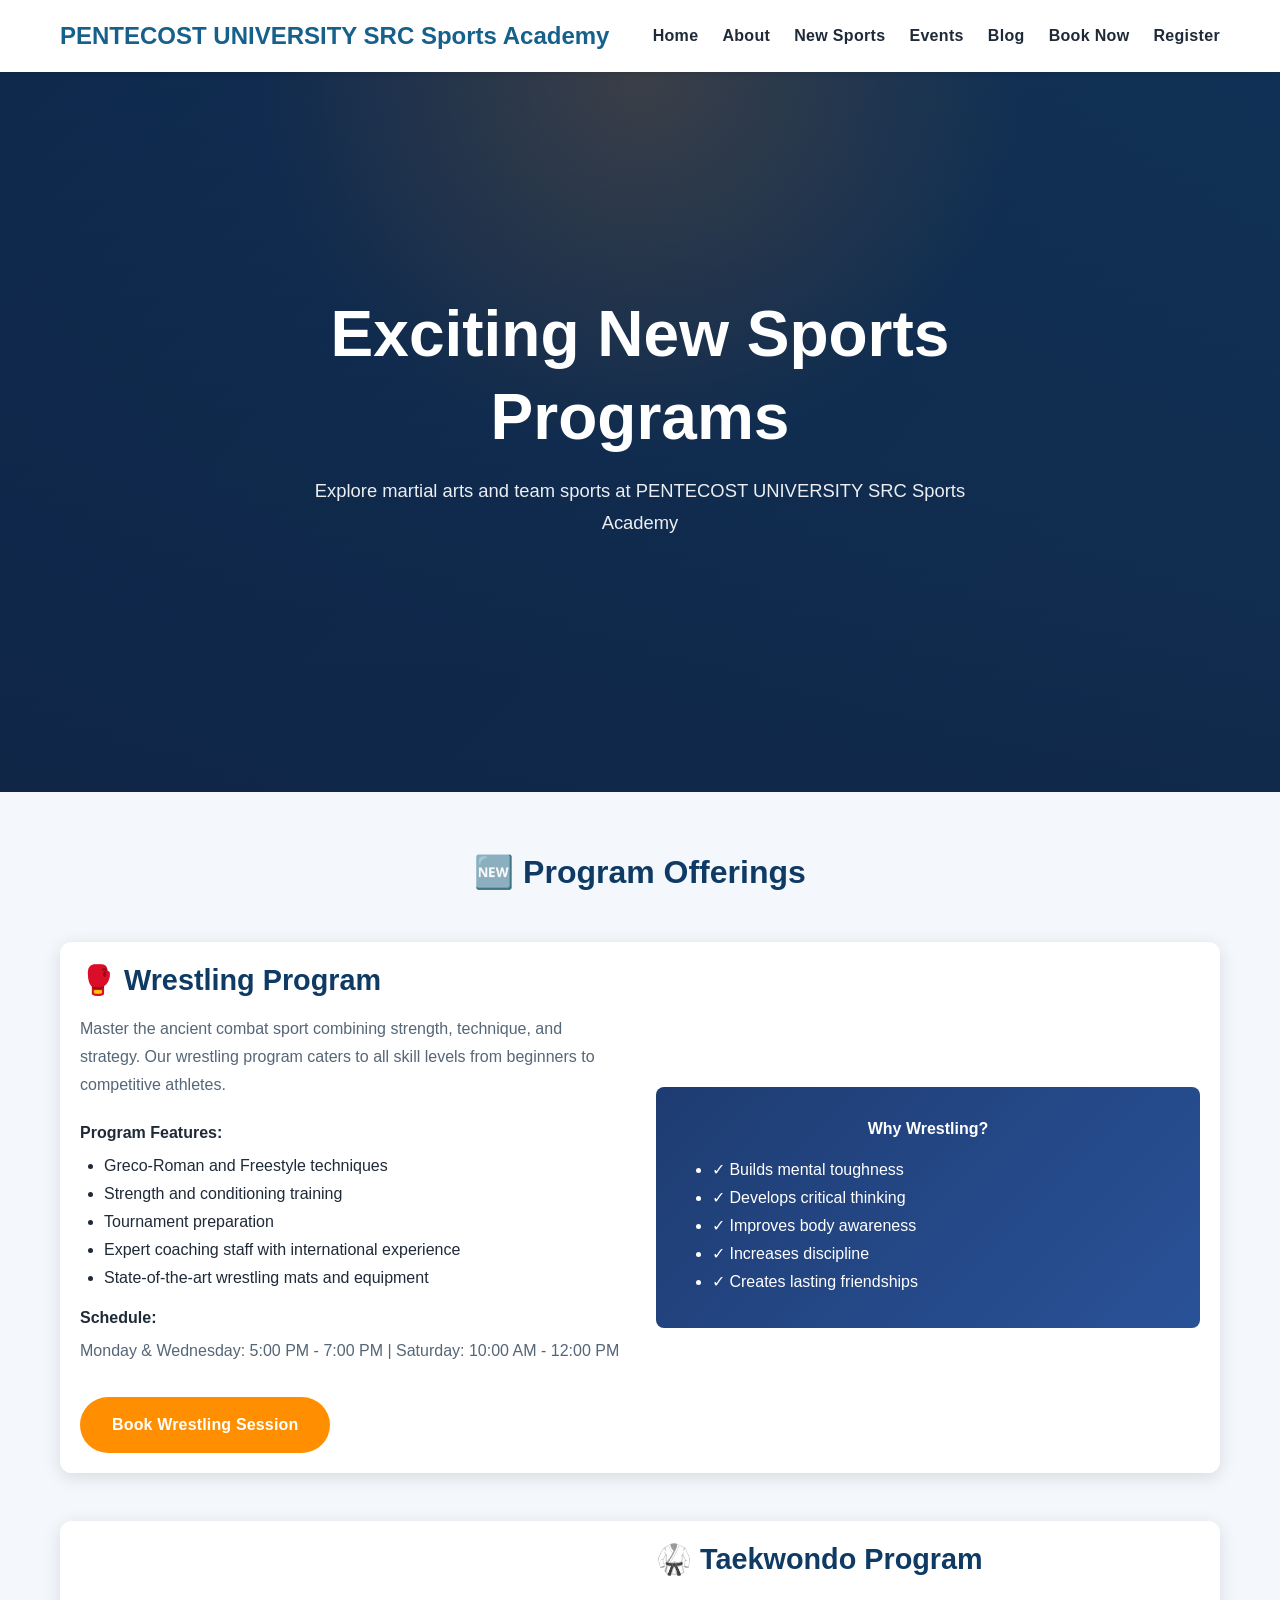
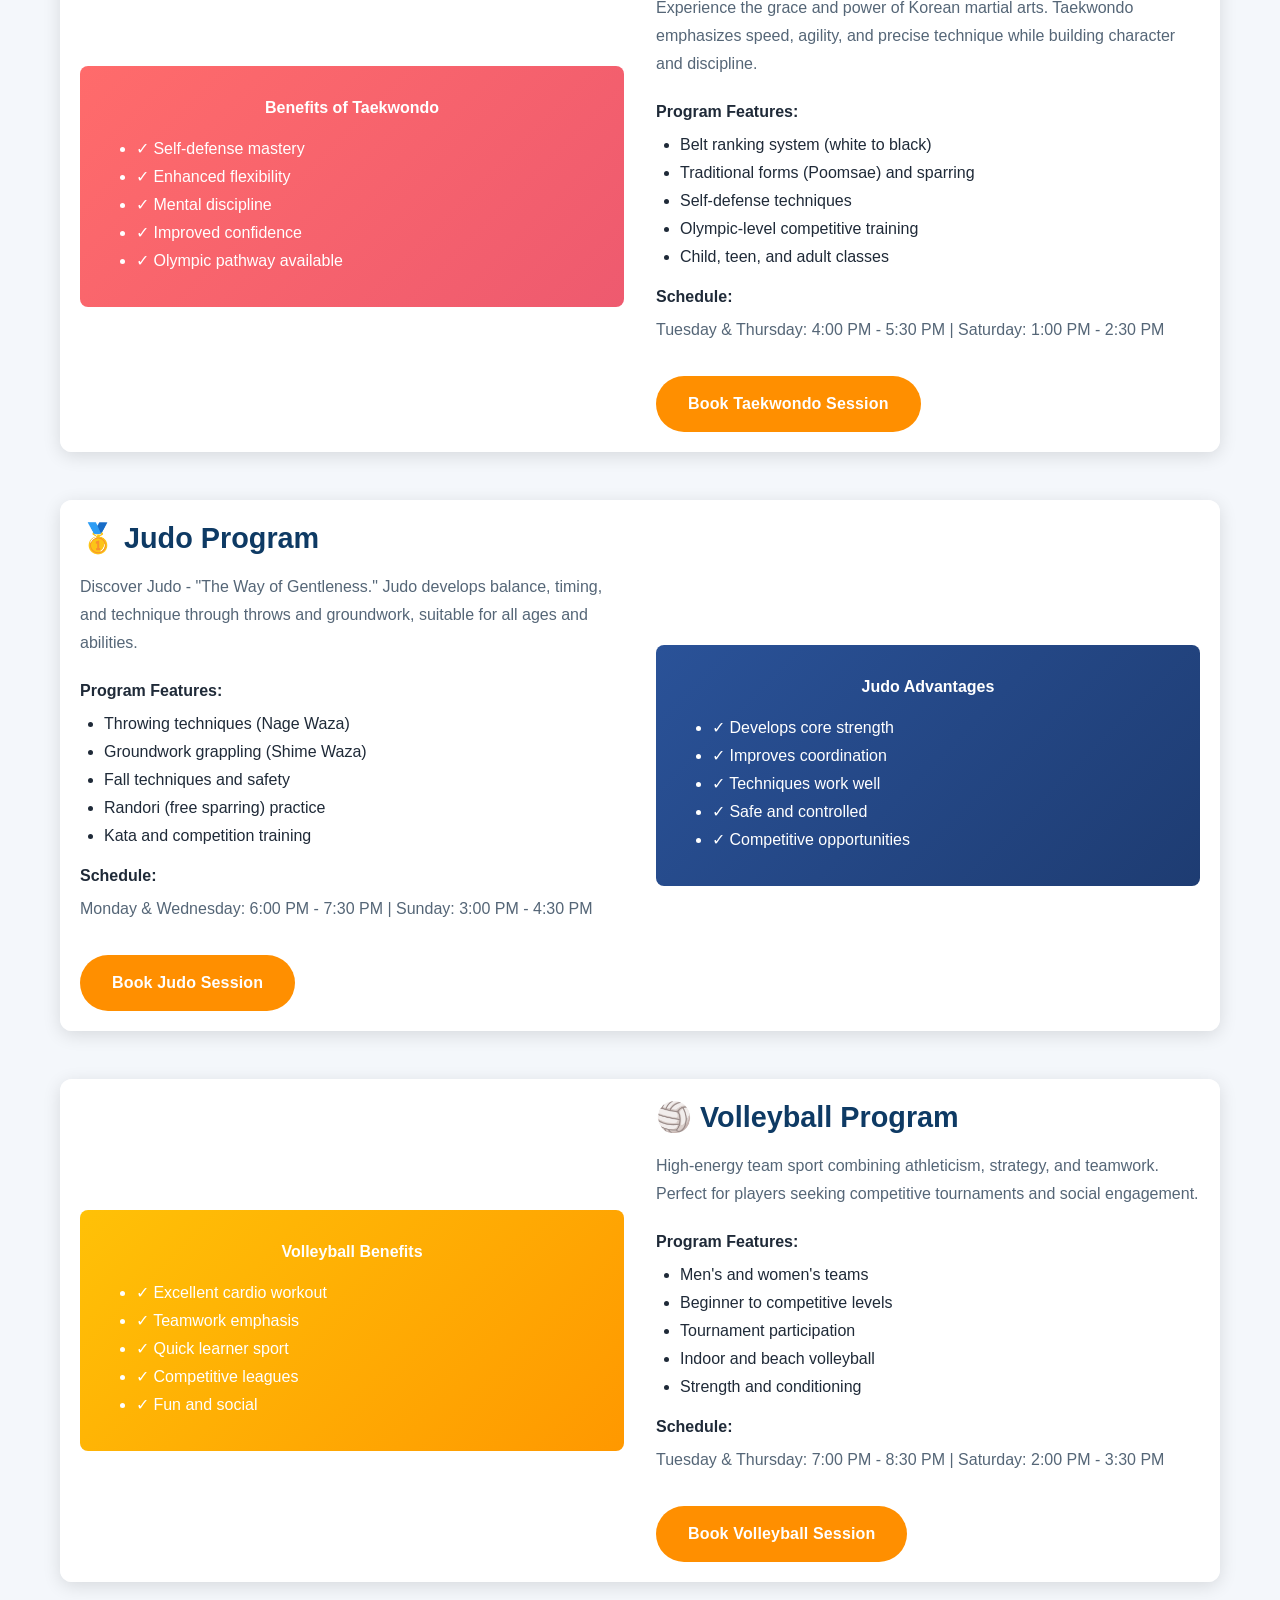
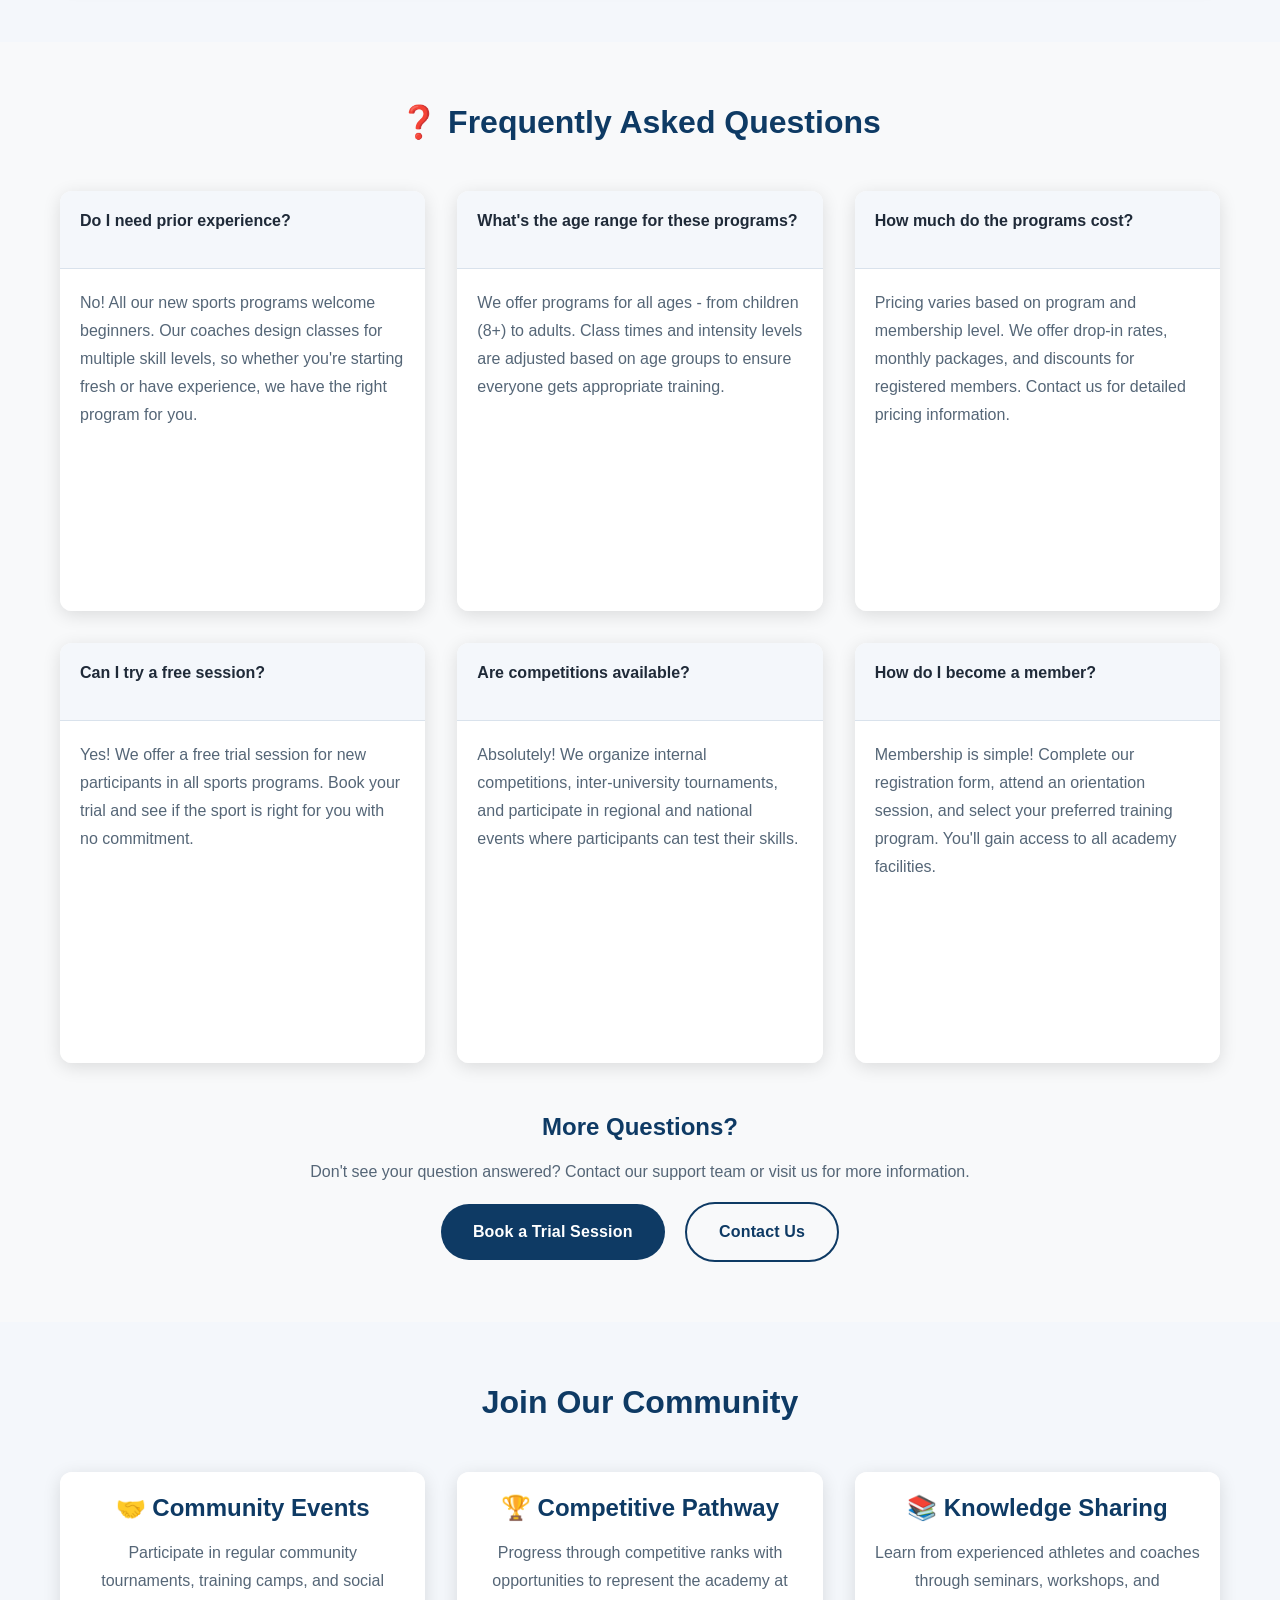
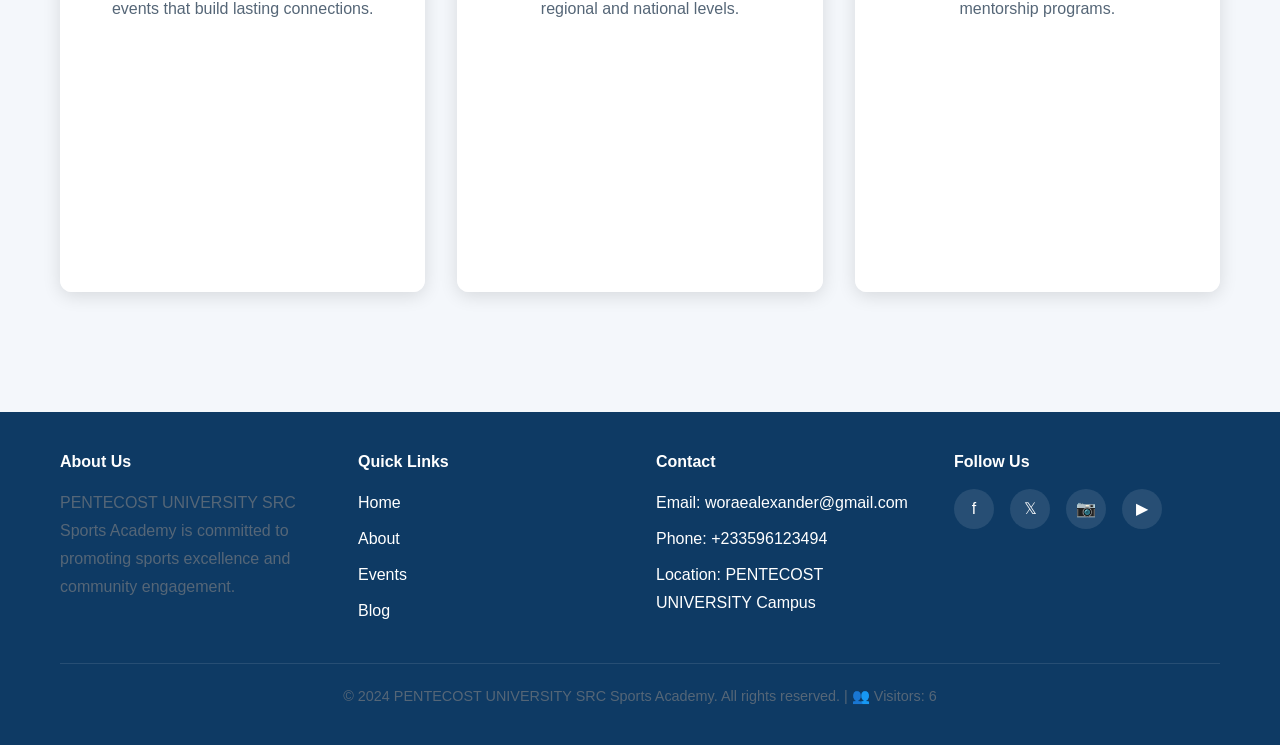
<file: pages/new-activities.html>
<!DOCTYPE html>
<html lang="en">
<head>
    <meta charset="UTF-8">
    <meta name="viewport" content="width=device-width, initial-scale=1.0">
    <meta name="description" content="Explore our new sports programs: Wrestling, Taekwondo, Judo, and Volleyball at SRC Sports Academy.">
    <title>New Activities - PENTECOST UNIVERSITY SRC Sports Academy</title>
    
    <!-- External CSS -->
    <style>
/* ===================================
   RESPONSIVE CSS FRAMEWORK
   SRC Sports Academy Website
   ==================================== */

/* Root Variables */
:root {
    --primary-color: #0e3a64;
    --secondary-color: #16608c;
    --accent-color: #ff8f00;
    --light-bg: #f4f7fb;
    --text-dark: #1f2a38;
    --text-light: #556677;
    --border-color: #d9e2ec;
    --success-color: #2e7d32;
    --warning-color: #f9a825;
    --error-color: #c62828;
    --transition: all 0.25s ease;
}

/* ===================================
   RESET & GLOBAL STYLES
   ==================================== */

* {
    margin: 0;
    padding: 0;
    box-sizing: border-box;
}

html {
    scroll-behavior: smooth;
    font-size: 16px;
}

body {
    font-family: 'Segoe UI', Tahoma, Geneva, Verdana, sans-serif;
    line-height: 1.75;
    color: var(--text-dark);
    background-color: var(--light-bg);
}

/* ===================================
   TYPOGRAPHY
   ==================================== */

h1, h2, h3, h4, h5, h6 {
    margin-bottom: 1rem;
    font-weight: 700;
    line-height: 1.3;
}

h1 {
    font-size: 2.5rem;
    color: var(--primary-color);
}

h2 {
    font-size: 2rem;
    color: var(--primary-color);
}

h3 {
    font-size: 1.5rem;
    color: var(--primary-color);
}

p {
    margin-bottom: 1rem;
    color: var(--text-light);
}

a {
    color: var(--secondary-color);
    text-decoration: none;
    transition: var(--transition);
}

a:hover {
    color: var(--accent-color);
}

/* ===================================
   CONTAINERS & SECTIONS
   ==================================== */

.container {
    max-width: 1200px;
    margin: 0 auto;
    padding: 0 20px;
}

section {
    padding: 60px 0;
}

section.hero {
    padding: 100px 0;
    background: linear-gradient(135deg, var(--primary-color) 0%, var(--secondary-color) 100%);
    color: #fff;
    text-align: center;
}

/* ===================================
   HEADER & NAVIGATION
   ==================================== */

header {
    background-color: #fff;
    box-shadow: 0 2px 5px rgba(0, 0, 0, 0.1);
    position: sticky;
    top: 0;
    z-index: 1000;
}

.header-content {
    display: flex;
    justify-content: space-between;
    align-items: center;
    padding: 15px 0;
}

.logo {
    font-size: 1.5rem;
    font-weight: 700;
    color: var(--primary-color);
}

nav ul {
    display: flex;
    list-style: none;
    gap: 1.5rem;
    align-items: center;
}

nav a {
    color: var(--text-dark);
    font-weight: 600;
    letter-spacing: 0.02em;
    transition: var(--transition);
    position: relative;
}

nav a:after {
    content: '';
    position: absolute;
    bottom: -4px;
    left: 0;
    width: 0;
    height: 2px;
    background-color: var(--accent-color);
    transition: width 0.25s ease;
}

nav a:hover,
nav a:focus {
    color: var(--primary-color);
}

nav a:hover:after,
nav a:focus:after {
    width: 100%;
}

.hamburger {
    display: none;
    flex-direction: column;
    cursor: pointer;
    gap: 5px;
}

.hamburger span {
    width: 25px;
    height: 3px;
    background-color: var(--primary-color);
    border-radius: 2px;
    transition: var(--transition);
}

.hamburger.active span:nth-child(1) {
    transform: rotate(45deg) translate(10px, 10px);
}

.hamburger.active span:nth-child(2) {
    opacity: 0;
}

.hamburger.active span:nth-child(3) {
    transform: rotate(-45deg) translate(7px, -7px);
}

/* ===================================
   BUTTONS
   ==================================== */

.btn {
    display: inline-flex;
    align-items: center;
    justify-content: center;
    padding: 14px 32px;
    border: none;
    border-radius: 999px;
    font-size: 1rem;
    font-weight: 700;
    cursor: pointer;
    transition: var(--transition);
    text-align: center;
    text-decoration: none;
    letter-spacing: 0.01em;
}

.btn-primary {
    background-color: var(--primary-color);
    color: #fff;
}

.btn-primary:hover,
.btn-primary:focus {
    background-color: var(--secondary-color);
    transform: translateY(-2px);
    box-shadow: 0 12px 28px rgba(14, 58, 100, 0.18);
}

.btn-accent {
    background-color: var(--accent-color);
    color: #fff;
}

.btn-accent:hover,
.btn-accent:focus {
    background-color: #ff9f1c;
    transform: translateY(-2px);
    box-shadow: 0 12px 28px rgba(255, 143, 0, 0.2);
}

.btn-outline {
    background-color: transparent;
    color: var(--primary-color);
    border: 2px solid var(--primary-color);
}

.btn-outline:hover,
.btn-outline:focus {
    background-color: var(--primary-color);
    color: #fff;
}

/* ===================================
   FORMS
   ==================================== */

form {
    max-width: 600px;
    margin: 0 auto;
}

.form-group {
    margin-bottom: 1.5rem;
}

label {
    display: block;
    margin-bottom: 0.5rem;
    font-weight: 600;
    color: var(--text-dark);
}

input, textarea, select {
    width: 100%;
    padding: 12px;
    border: 1px solid var(--border-color);
    border-radius: 5px;
    font-family: inherit;
    font-size: 1rem;
    transition: var(--transition);
}

input:focus, textarea:focus, select:focus {
    outline: none;
    border-color: var(--secondary-color);
    box-shadow: 0 0 5px rgba(42, 82, 152, 0.2);
}

textarea {
    resize: vertical;
    min-height: 150px;
}

.form-check {
    display: flex;
    align-items: center;
    gap: 10px;
    margin-bottom: 1rem;
}

.form-check input[type="checkbox"],
.form-check input[type="radio"] {
    width: auto;
    margin: 0;
}

/* ===================================
   CARDS
   ==================================== */

.card {
    background: #fff;
    border-radius: 12px;
    box-shadow: 0 4px 18px rgba(0, 0, 0, 0.12);
    overflow: hidden;
    transition: var(--transition);
    position: relative;
    display: flex;
    flex-direction: column;
    min-height: 420px;
}

.card-left,
.card-right {
    flex-direction: column;
}

@media (min-width: 900px) {
    .card-left,
    .card-right {
        flex-direction: row;
        align-items: stretch;
    }

    .card-right {
        flex-direction: row-reverse;
    }
}

.card-media {
    width: 100%;
    min-height: 240px;
    overflow: hidden;
    flex: 1 1 40%;
}

.card-image {
    width: 100%;
    height: 100%;
    object-fit: cover;
    display: block;
}

.card-body {
    position: relative;
    z-index: 2;
    padding: 24px;
    background: rgba(255, 255, 255, 0.92);
    flex: 1 1 60%;
}

.testimonial-img {
    width: 100%;
    height: auto;
    max-height: 320px;
    object-fit: contain;
    border-radius: 12px;
    margin-bottom: 1rem;
}

.card img {
    width: 100%;
    display: block;
}

.card-feature-list {
    margin: 1rem 0 1.25rem;
    padding-left: 1.25rem;
    list-style-type: disc;
    color: var(--text-color);
}

.card-feature-list li {
    margin-bottom: 0.65rem;
}
.card:hover {
    box-shadow: 0 10px 24px rgba(0, 0, 0, 0.18);
    transform: translateY(-6px);
}

.card-bg-video {
    position: absolute;
    top: 0;
    left: 0;
    width: 100%;
    height: 100%;
    object-fit: cover;
    z-index: -1;
    opacity: 1;
}

.card-bg-image {
    display: block;
    opacity: 1;
}

.card-header {
    padding: 20px;
    background-color: var(--light-bg);
    border-bottom: 1px solid var(--border-color);
}

.card-body {
    padding: 20px;
    background: rgba(255, 255, 255, 0.95);
}

.card-footer {
    padding: 15px 20px;
    background-color: var(--light-bg);
    border-top: 1px solid var(--border-color);
}

.section-headline {
    text-align: center;
    margin-bottom: 2.5rem;
    font-size: 2.25rem;
    letter-spacing: -0.03em;
}

.section-alt {
    background-color: var(--light-bg);
}

.search-row {
    display: flex;
    flex-wrap: wrap;
    gap: 10px;
    justify-content: center;
    margin-bottom: 20px;
}

.hero-actions,
.button-row {
    display: flex;
    flex-wrap: wrap;
    gap: 1rem;
    justify-content: center;
}

.text-white {
    color: #fff !important;
}

.text-soft {
    color: rgba(255, 255, 255, 0.9);
}

.text-secondary {
    color: var(--secondary-color);
}

.link-secondary {
    color: var(--secondary-color);
}

.link-secondary:hover {
    color: var(--accent-color);
}

.table-basic {
    width: 100%;
    border-collapse: collapse;
}

.table-basic th,
.table-basic td {
    text-align: left;
    padding: 0.75rem;
    border-bottom: 1px solid var(--border-color);
}

.table-basic th {
    border-bottom: 2px solid var(--border-color);
}

.panel-box {
    padding: 1.5rem;
    background: #fff;
    border-radius: 8px;
    box-shadow: 0 2px 10px rgba(0, 0, 0, 0.05);
}

.panel-border {
    border-left: 4px solid var(--secondary-color);
}

.card-header.gradient-primary {
    background: linear-gradient(135deg, var(--primary-color) 0%, var(--secondary-color) 100%);
    color: #fff;
}

.card-header.gradient-accent {
    background: linear-gradient(135deg, var(--accent-color) 0%, #ee5a6f 100%);
    color: #fff;
}

.card-header.gradient-warning {
    background: linear-gradient(135deg, #ffc107 0%, #ff9800 100%);
    color: #fff;
}

.card-header.gradient-secondary {
    background: linear-gradient(135deg, #009688 0%, #00897b 100%);
    color: #fff;
}

.card-header h3 {
    margin-bottom: 0;
}

.card-header small {
    color: rgba(255, 255, 255, 0.8);
}

.footer-link {
    color: rgba(255, 255, 255, 0.7);
    transition: var(--transition);
}

.footer-link:hover {
    color: #fff;
}

.table-responsive {
    overflow-x: auto;
}

.highlight-banner {
    background: linear-gradient(135deg, var(--primary-color) 0%, var(--secondary-color) 100%);
    color: #fff;
    text-align: center;
}

.highlight-banner .section-copy {
    color: rgba(255, 255, 255, 0.9);
}

.section-copy {
    line-height: 1.8;
    color: var(--text-light);
}

.btn-full {
    flex: 1 1 100%;
}

.ml-2 {
    margin-left: 1.5rem;
}

.mt-auto {
    margin-top: auto;
}

.align-center {
    align-items: center;
}

.gap-3 {
    gap: 3rem;
}

.grid-gap-1 {
    gap: 1rem;
}

.card-border-left {
    border-left: 4px solid var(--accent-color);
}

.panel-accent {
    background: #fff;
    border-radius: 8px;
    padding: 1.5rem;
    box-shadow: 0 2px 14px rgba(0,0,0,0.06);
}

.panel-secondary {
    border-left: 4px solid var(--secondary-color);
}

.text-highlight {
    color: var(--accent-color);
    font-size: 2.5rem;
}

.leader-title {
    color: var(--secondary-color);
    font-weight: 600;
    margin-bottom: 0.5rem;
}

.content-narrow {
    max-width: 800px;
    margin: 0 auto;
}

.panel-warning {
    background-color: #fff3cd;
    border-left: 4px solid var(--warning-color);
}

.gap-3 {
    gap: 3rem;
}

.panel-warning {
    background-color: #fff3cd;
    border-left: 4px solid var(--warning-color);
}

@media (min-width: 640px) {
    .btn-full {
        flex: 1;
        width: auto;
    }
}


/* ===================================
   GRID LAYOUTS
   ==================================== */

.grid {
    display: grid;
    gap: 2rem;
}

.grid-2 {
    grid-template-columns: repeat(auto-fit, minmax(340px, 1fr));
}

.grid-3 {
    grid-template-columns: repeat(auto-fit, minmax(280px, 1fr));
}

.grid-4 {
    grid-template-columns: repeat(auto-fit, minmax(220px, 1fr));
}

/* ===================================
   FOOTER
   ==================================== */

footer {
    background-color: var(--primary-color);
    color: #fff;
    padding: 40px 0 20px;
    margin-top: 60px;
}

.footer-content {
    display: grid;
    grid-template-columns: repeat(auto-fit, minmax(250px, 1fr));
    gap: 2rem;
    margin-bottom: 30px;
}

.footer-section h4 {
    color: #fff;
    margin-bottom: 1rem;
}

.footer-section ul {
    list-style: none;
}

.footer-section ul li {
    margin-bottom: 0.5rem;
}

.footer-section a {
    color: #fff;
    text-decoration: none;
}

.footer-section a:hover {
    color: var(--accent-color);
}

.social-links {
    display: flex;
    gap: 1rem;
    margin-top: 1rem;
}

.social-links a {
    display: inline-block;
    width: 40px;
    height: 40px;
    background-color: rgba(255, 255, 255, 0.1);
    border-radius: 50%;
    display: flex;
    align-items: center;
    justify-content: center;
    transition: var(--transition);
}

.social-links a:hover {
    background-color: var(--accent-color);
    transform: translateY(-3px);
}

.footer-bottom {
    text-align: center;
    padding-top: 20px;
    border-top: 1px solid rgba(255, 255, 255, 0.1);
    font-size: 0.9rem;
}

/* ===================================
   HERO SECTION
   ==================================== */

.hero {
    position: relative;
    min-height: 720px;
    display: flex;
    align-items: center;
    justify-content: center;
    overflow: hidden;
}

.hero::before {
    content: '';
    position: absolute;
    inset: 0;
    background: radial-gradient(circle at top, rgba(255, 143, 28, 0.18), transparent 40%), linear-gradient(180deg, rgba(15, 32, 64, 0.65), rgba(15, 32, 64, 0.85));
    z-index: 1;
}

.hero-content {
    position: relative;
    z-index: 2;
    text-align: center;
    color: #fff;
    max-width: 760px;
    padding: 0 20px;
}

.hero-video {
    position: absolute;
    inset: 0;
    width: 100%;
    height: 100%;
    object-fit: cover;
    z-index: 0;
    opacity: 0.7;
}

.hero-image {
    opacity: 1;
}

.hero h1 {
    color: #fff;
    margin-bottom: 1rem;
    font-size: clamp(3rem, 5vw, 4.5rem);
}

.hero p {
    color: rgba(255, 255, 255, 0.92);
    font-size: 1.15rem;
    margin-bottom: 2rem;
    max-width: 720px;
    margin-left: auto;
    margin-right: auto;
}

.eyebrow {
    display: inline-flex;
    margin-bottom: 1rem;
    padding: 0.5rem 1rem;
    border-radius: 999px;
    font-size: 0.85rem;
    letter-spacing: 0.16em;
    text-transform: uppercase;
    background: rgba(255, 255, 255, 0.12);
    color: #fff;
}

.hero-actions {
    display: inline-flex;
    flex-wrap: wrap;
    gap: 1rem;
    justify-content: center;
}

/* ===================================
   UTILITIES
   ==================================== */

.text-center {
    text-align: center;
}

.notification {
    position: fixed;
    top: 20px;
    right: 20px;
    max-width: 420px;
    border-radius: 8px;
    padding: 15px;
    color: white;
    z-index: 9999;
    animation: slideIn 0.3s ease;
    box-shadow: 0 10px 30px rgba(0, 0, 0, 0.12);
}

.notification-success {
    background-color: var(--success-color);
}

.notification-error {
    background-color: var(--error-color);
}

.notification-warning {
    background-color: var(--warning-color);
    color: #333;
}

.notification-info {
    background-color: var(--secondary-color);
}

.notification-content {
    display: flex;
    justify-content: space-between;
    align-items: center;
    gap: 10px;
}

.notification-content p {
    margin: 0;
}

.notification-close {
    background: none;
    border: none;
    color: inherit;
    font-size: 1.5rem;
    cursor: pointer;
    padding: 0;
}

@keyframes slideIn {
    from {
        transform: translateX(400px);
        opacity: 0;
    }
    to {
        transform: translateX(0);
        opacity: 1;
    }
}

.text-right {
    text-align: right;
}

.text-left {
    text-align: left;
}

.mt-1 { margin-top: 0.5rem; }
.mt-2 { margin-top: 1rem; }
.mt-3 { margin-top: 1.5rem; }
.mt-4 { margin-top: 2rem; }

.mb-1 { margin-bottom: 0.5rem; }
.mb-2 { margin-bottom: 1rem; }
.mb-3 { margin-bottom: 1.5rem; }
.mb-4 { margin-bottom: 2rem; }

.p-1 { padding: 0.5rem; }
.p-2 { padding: 1rem; }
.p-3 { padding: 1.5rem; }
.p-4 { padding: 2rem; }

.hidden {
    display: none !important;
}

.sr-only {
    position: absolute;
    width: 1px;
    height: 1px;
    padding: 0;
    margin: -1px;
    overflow: hidden;
    clip: rect(0, 0, 0, 0);
    white-space: nowrap;
    border-width: 0;
}

/* ===================================
   RESPONSIVE DESIGN
   ==================================== */

@media (max-width: 1024px) {
    h1 {
        font-size: 2rem;
    }

    h2 {
        font-size: 1.5rem;
    }

    section {
        padding: 40px 0;
    }
}

@media (max-width: 768px) {
    .hamburger {
        display: flex;
    }

    nav ul {
        display: none;
        position: absolute;
        top: 70px;
        left: 0;
        right: 0;
        flex-direction: column;
        background-color: #fff;
        padding: 1rem;
        gap: 0;
        box-shadow: 0 5px 10px rgba(0, 0, 0, 0.1);
    }

    nav ul.active {
        display: flex;
    }

    nav a {
        padding: 10px;
        border-radius: 5px;
    }

    nav a:after {
        display: none;
    }

    nav a:hover {
        background-color: var(--light-bg);
    }

    .hero h1 {
        font-size: 2rem;
    }

    .grid-2, .grid-3, .grid-4 {
        grid-template-columns: 1fr;
    }

    .footer-content {
        grid-template-columns: 1fr;
    }
}

@media (max-width: 480px) {
    html {
        font-size: 14px;
    }

    .container {
        padding: 0 15px;
    }

    h1 {
        font-size: 1.5rem;
    }

    h2 {
        font-size: 1.2rem;
    }

    .btn {
        width: 100%;
        padding: 15px;
    }

    section {
        padding: 30px 0;
    }

    .hero {
        min-height: 400px;
    }

    .hero h1 {
        font-size: 1.5rem;
    }

    .hero p {
        font-size: 1rem;
    }
}

/* ===================================
   ACCESSIBILITY
   ==================================== */

:focus-visible {
    outline: 3px solid var(--secondary-color);
    outline-offset: 2px;
}

button:focus-visible {
    outline: 3px dashed var(--secondary-color);
    outline-offset: 3px;
}

@media (prefers-reduced-motion: reduce) {
    * {
        animation-duration: 0.01ms !important;
        animation-iteration-count: 1 !important;
        transition-duration: 0.01ms !important;
    }
}

/* ===================================
   HIGH CONTRAST MODE
   ==================================== */

@media (prefers-contrast: more) {
    .card {
        border: 2px solid var(--text-dark);
    }

    button {
        border: 2px solid currentColor;
    }
}

</style>
</head>
<body>
    <!-- ====================================
         HEADER & NAVIGATION
         ==================================== -->
    <header>
        <div class="container">
            <div class="header-content">
                <div class="logo">
                    <a href="../index.html" aria-label="SRC Sports Academy Home">PENTECOST UNIVERSITY SRC Sports Academy</a>
                </div>
                
                <nav aria-label="Main navigation">
                    <ul role="menubar">
                        <li role="presentation"><a href="../index.html" role="menuitem">Home</a></li>
                        <li role="presentation"><a href="about.html" role="menuitem">About</a></li>
                        <li role="presentation"><a href="new-activities.html" role="menuitem" aria-current="page">New Sports</a></li>
                        <li role="presentation"><a href="events.html" role="menuitem">Events</a></li>
                        <li role="presentation"><a href="blog.html" role="menuitem">Blog</a></li>
                        <li role="presentation"><a href="book-online.html" role="menuitem">Book Now</a></li>
                        <li role="presentation"><a href="register.html" role="menuitem">Register</a></li>
                    </ul>
                </nav>

                <div class="hamburger" aria-label="Toggle navigation menu" role="button" tabindex="0" aria-expanded="false">
                    <span></span>
                    <span></span>
                    <span></span>
                </div>
            </div>
        </div>
    </header>

    <!-- ====================================
         PAGE HERO
         ==================================== -->
    <section class="hero">
        <video autoplay muted loop playsinline class="hero-video" aria-label="Showcasing various sports activities at SRC Sports Academy">
            <source src="../IMAGES/video_2026-05-11_11-56-57.mp4" type="video/mp4">
        </video>
        <div class="hero-content">
            <h1>Exciting New Sports Programs</h1>
            <p>Explore martial arts and team sports at PENTECOST UNIVERSITY SRC Sports Academy</p>
        </div>
    </section>

    <!-- ====================================
         NEW SPORTS DETAILED
         ==================================== -->
    <section>
        <div class="container">
            <h2 style="text-align: center; margin-bottom: 3rem;">🆕 Program Offerings</h2>

            <!-- Wrestling -->
            <div class="card" style="margin-bottom: 3rem;">
                <div class="card-body">
                    <div class="grid grid-2" style="align-items: center; gap: 2rem;">
                        <div>
                            <h3 style="font-size: 1.8rem; margin-bottom: 1rem;">🥊 Wrestling Program</h3>
                            <p style="margin-bottom: 1rem;">Master the ancient combat sport combining strength, technique, and strategy. Our wrestling program caters to all skill levels from beginners to competitive athletes.</p>
                            
                            <h4 style="margin-top: 1.5rem; margin-bottom: 0.5rem;">Program Features:</h4>
                            <ul style="margin-left: 1.5rem; margin-bottom: 1rem;">
                                <li>Greco-Roman and Freestyle techniques</li>
                                <li>Strength and conditioning training</li>
                                <li>Tournament preparation</li>
                                <li>Expert coaching staff with international experience</li>
                                <li>State-of-the-art wrestling mats and equipment</li>
                            </ul>

                            <h4 style="margin-bottom: 0.5rem;">Schedule:</h4>
                            <p>Monday & Wednesday: 5:00 PM - 7:00 PM | Saturday: 10:00 AM - 12:00 PM</p>

                            <a href="book-online.html" class="btn btn-accent" style="margin-top: 1rem;">Book Wrestling Session</a>
                        </div>
                        <div style="background: linear-gradient(135deg, #1e3c72 0%, #2a5298 100%); border-radius: 8px; padding: 2rem; color: white; text-align: center;">
                            <h4 style="color: white; margin-bottom: 1rem;">Why Wrestling?</h4>
                            <ul style="margin-left: 1.5rem; text-align: left;">
                                <li>✓ Builds mental toughness</li>
                                <li>✓ Develops critical thinking</li>
                                <li>✓ Improves body awareness</li>
                                <li>✓ Increases discipline</li>
                                <li>✓ Creates lasting friendships</li>
                            </ul>
                        </div>
                    </div>
                </div>
            </div>

            <!-- Taekwondo -->
            <div class="card" style="margin-bottom: 3rem;">
                <div class="card-body">
                    <div class="grid grid-2" style="align-items: center; gap: 2rem;">
                        <div style="background: linear-gradient(135deg, #ff6b6b 0%, #ee5a6f 100%); border-radius: 8px; padding: 2rem; color: white; text-align: center;">
                            <h4 style="color: white; margin-bottom: 1rem;">Benefits of Taekwondo</h4>
                            <ul style="margin-left: 1.5rem; text-align: left;">
                                <li>✓ Self-defense mastery</li>
                                <li>✓ Enhanced flexibility</li>
                                <li>✓ Mental discipline</li>
                                <li>✓ Improved confidence</li>
                                <li>✓ Olympic pathway available</li>
                            </ul>
                        </div>
                        <div>
                            <h3 style="font-size: 1.8rem; margin-bottom: 1rem;">🥋 Taekwondo Program</h3>
                            <p style="margin-bottom: 1rem;">Experience the grace and power of Korean martial arts. Taekwondo emphasizes speed, agility, and precise technique while building character and discipline.</p>
                            
                            <h4 style="margin-top: 1.5rem; margin-bottom: 0.5rem;">Program Features:</h4>
                            <ul style="margin-left: 1.5rem; margin-bottom: 1rem;">
                                <li>Belt ranking system (white to black)</li>
                                <li>Traditional forms (Poomsae) and sparring</li>
                                <li>Self-defense techniques</li>
                                <li>Olympic-level competitive training</li>
                                <li>Child, teen, and adult classes</li>
                            </ul>

                            <h4 style="margin-bottom: 0.5rem;">Schedule:</h4>
                            <p>Tuesday & Thursday: 4:00 PM - 5:30 PM | Saturday: 1:00 PM - 2:30 PM</p>

                            <a href="book-online.html" class="btn btn-accent" style="margin-top: 1rem;">Book Taekwondo Session</a>
                        </div>
                    </div>
                </div>
            </div>

            <!-- Judo -->
            <div class="card" style="margin-bottom: 3rem;">
                <div class="card-body">
                    <div class="grid grid-2" style="align-items: center; gap: 2rem;">
                        <div>
                            <h3 style="font-size: 1.8rem; margin-bottom: 1rem;">🥇 Judo Program</h3>
                            <p style="margin-bottom: 1rem;">Discover Judo - "The Way of Gentleness." Judo develops balance, timing, and technique through throws and groundwork, suitable for all ages and abilities.</p>
                            
                            <h4 style="margin-top: 1.5rem; margin-bottom: 0.5rem;">Program Features:</h4>
                            <ul style="margin-left: 1.5rem; margin-bottom: 1rem;">
                                <li>Throwing techniques (Nage Waza)</li>
                                <li>Groundwork grappling (Shime Waza)</li>
                                <li>Fall techniques and safety</li>
                                <li>Randori (free sparring) practice</li>
                                <li>Kata and competition training</li>
                            </ul>

                            <h4 style="margin-bottom: 0.5rem;">Schedule:</h4>
                            <p>Monday & Wednesday: 6:00 PM - 7:30 PM | Sunday: 3:00 PM - 4:30 PM</p>

                            <a href="book-online.html" class="btn btn-accent" style="margin-top: 1rem;">Book Judo Session</a>
                        </div>
                        <div style="background: linear-gradient(135deg, #2a5298 0%, #1e3c72 100%); border-radius: 8px; padding: 2rem; color: white; text-align: center;">
                            <h4 style="color: white; margin-bottom: 1rem;">Judo Advantages</h4>
                            <ul style="margin-left: 1.5rem; text-align: left;">
                                <li>✓ Develops core strength</li>
                                <li>✓ Improves coordination</li>
                                <li>✓ Techniques work well</li>
                                <li>✓ Safe and controlled</li>
                                <li>✓ Competitive opportunities</li>
                            </ul>
                        </div>
                    </div>
                </div>
            </div>

            <!-- Volleyball -->
            <div class="card">
                <div class="card-body">
                    <div class="grid grid-2" style="align-items: center; gap: 2rem;">
                        <div style="background: linear-gradient(135deg, #ffc107 0%, #ff9800 100%); border-radius: 8px; padding: 2rem; color: white; text-align: center;">
                            <h4 style="color: white; margin-bottom: 1rem;">Volleyball Benefits</h4>
                            <ul style="margin-left: 1.5rem; text-align: left;">
                                <li>✓ Excellent cardio workout</li>
                                <li>✓ Teamwork emphasis</li>
                                <li>✓ Quick learner sport</li>
                                <li>✓ Competitive leagues</li>
                                <li>✓ Fun and social</li>
                            </ul>
                        </div>
                        <div>
                            <h3 style="font-size: 1.8rem; margin-bottom: 1rem;">🏐 Volleyball Program</h3>
                            <p style="margin-bottom: 1rem;">High-energy team sport combining athleticism, strategy, and teamwork. Perfect for players seeking competitive tournaments and social engagement.</p>
                            
                            <h4 style="margin-top: 1.5rem; margin-bottom: 0.5rem;">Program Features:</h4>
                            <ul style="margin-left: 1.5rem; margin-bottom: 1rem;">
                                <li>Men's and women's teams</li>
                                <li>Beginner to competitive levels</li>
                                <li>Tournament participation</li>
                                <li>Indoor and beach volleyball</li>
                                <li>Strength and conditioning</li>
                            </ul>

                            <h4 style="margin-bottom: 0.5rem;">Schedule:</h4>
                            <p>Tuesday & Thursday: 7:00 PM - 8:30 PM | Saturday: 2:00 PM - 3:30 PM</p>

                            <a href="book-online.html" class="btn btn-accent" style="margin-top: 1rem;">Book Volleyball Session</a>
                        </div>
                    </div>
                </div>
            </div>
        </div>
    </section>

    <!-- ====================================
         Q&A / FORUM SECTION
         ==================================== -->
    <section style="background-color: #f8f9fa;">
        <div class="container">
            <h2 style="text-align: center; margin-bottom: 3rem;">❓ Frequently Asked Questions</h2>

            <div class="grid grid-2">
                <div class="card">
                    <div class="card-header">
                        <h4>Do I need prior experience?</h4>
                    </div>
                    <div class="card-body">
                        <p>No! All our new sports programs welcome beginners. Our coaches design classes for multiple skill levels, so whether you're starting fresh or have experience, we have the right program for you.</p>
                    </div>
                </div>

                <div class="card">
                    <div class="card-header">
                        <h4>What's the age range for these programs?</h4>
                    </div>
                    <div class="card-body">
                        <p>We offer programs for all ages - from children (8+) to adults. Class times and intensity levels are adjusted based on age groups to ensure everyone gets appropriate training.</p>
                    </div>
                </div>

                <div class="card">
                    <div class="card-header">
                        <h4>How much do the programs cost?</h4>
                    </div>
                    <div class="card-body">
                        <p>Pricing varies based on program and membership level. We offer drop-in rates, monthly packages, and discounts for registered members. Contact us for detailed pricing information.</p>
                    </div>
                </div>

                <div class="card">
                    <div class="card-header">
                        <h4>Can I try a free session?</h4>
                    </div>
                    <div class="card-body">
                        <p>Yes! We offer a free trial session for new participants in all sports programs. Book your trial and see if the sport is right for you with no commitment.</p>
                    </div>
                </div>

                <div class="card">
                    <div class="card-header">
                        <h4>Are competitions available?</h4>
                    </div>
                    <div class="card-body">
                        <p>Absolutely! We organize internal competitions, inter-university tournaments, and participate in regional and national events where participants can test their skills.</p>
                    </div>
                </div>

                <div class="card">
                    <div class="card-header">
                        <h4>How do I become a member?</h4>
                    </div>
                    <div class="card-body">
                        <p>Membership is simple! Complete our registration form, attend an orientation session, and select your preferred training program. You'll gain access to all academy facilities.</p>
                    </div>
                </div>
            </div>

            <div style="text-align: center; margin-top: 3rem;">
                <h3>More Questions?</h3>
                <p>Don't see your question answered? Contact our support team or visit us for more information.</p>
                <a href="book-online.html" class="btn btn-primary">Book a Trial Session</a>
                <a href="../index.html#contact" class="btn btn-outline" style="margin-left: 1rem;">Contact Us</a>
            </div>
        </div>
    </section>

    <!-- ====================================
         COMMUNITY ENGAGEMENT
         ==================================== -->
    <section>
        <div class="container">
            <h2 style="text-align: center; margin-bottom: 3rem;">Join Our Community</h2>
            
            <div class="grid grid-3">
                <div class="card text-center">
                    <div class="card-body">
                        <h3>🤝 Community Events</h3>
                        <p>Participate in regular community tournaments, training camps, and social events that build lasting connections.</p>
                    </div>
                </div>

                <div class="card text-center">
                    <div class="card-body">
                        <h3>🏆 Competitive Pathway</h3>
                        <p>Progress through competitive ranks with opportunities to represent the academy at regional and national levels.</p>
                    </div>
                </div>

                <div class="card text-center">
                    <div class="card-body">
                        <h3>📚 Knowledge Sharing</h3>
                        <p>Learn from experienced athletes and coaches through seminars, workshops, and mentorship programs.</p>
                    </div>
                </div>
            </div>
        </div>
    </section>

    <!-- ====================================
         FOOTER
         ==================================== -->
    <footer>
        <div class="container">
            <div class="footer-content">
                <div class="footer-section">
                    <h4>About Us</h4>
                    <p>PENTECOST UNIVERSITY SRC Sports Academy is committed to promoting sports excellence and community engagement.</p>
                </div>

                <div class="footer-section">
                    <h4>Quick Links</h4>
                    <ul>
                        <li><a href="../index.html">Home</a></li>
                        <li><a href="about.html">About</a></li>
                        <li><a href="events.html">Events</a></li>
                        <li><a href="blog.html">Blog</a></li>
                    </ul>
                </div>

                <div class="footer-section">
                    <h4>Contact</h4>
                    <ul>
                        <li>Email: woraealexander@gmail.com</li>
                        <li>Phone: +233596123494</li>
                        <li>Location: PENTECOST UNIVERSITY Campus</li>
                    </ul>
                </div>

                <div class="footer-section">
                    <h4>Follow Us</h4>
                    <div class="social-links">
                        <a href="https://facebook.com/srcacademy" aria-label="Facebook">f</a>
                        <a href="https://twitter.com/srcacademy" aria-label="Twitter">𝕏</a>
                        <a href="https://instagram.com/srcacademy" aria-label="Instagram">📷</a>
                        <a href="https://youtube.com/srcacademy" aria-label="YouTube">▶</a>
                    </div>
                </div>
            </div>

            <div class="footer-bottom">
                <p>&copy; 2024 PENTECOST UNIVERSITY SRC Sports Academy. All rights reserved. | 👥 Visitors: <span id="visitor-counter">0</span></p>
            </div>
        </div>
    </footer>

    <!-- External JavaScript -->
    <script src="https://code.jquery.com/jquery-3.7.1.min.js" integrity="sha256-3gJwYpMe3p4C1Xn4G9ANOU5RkQ1c1wB2aBRvYTMXxcI=" crossorigin="anonymous"></script>
    <script src="../JS/script.js"></script>
</body>
</html>
</file>
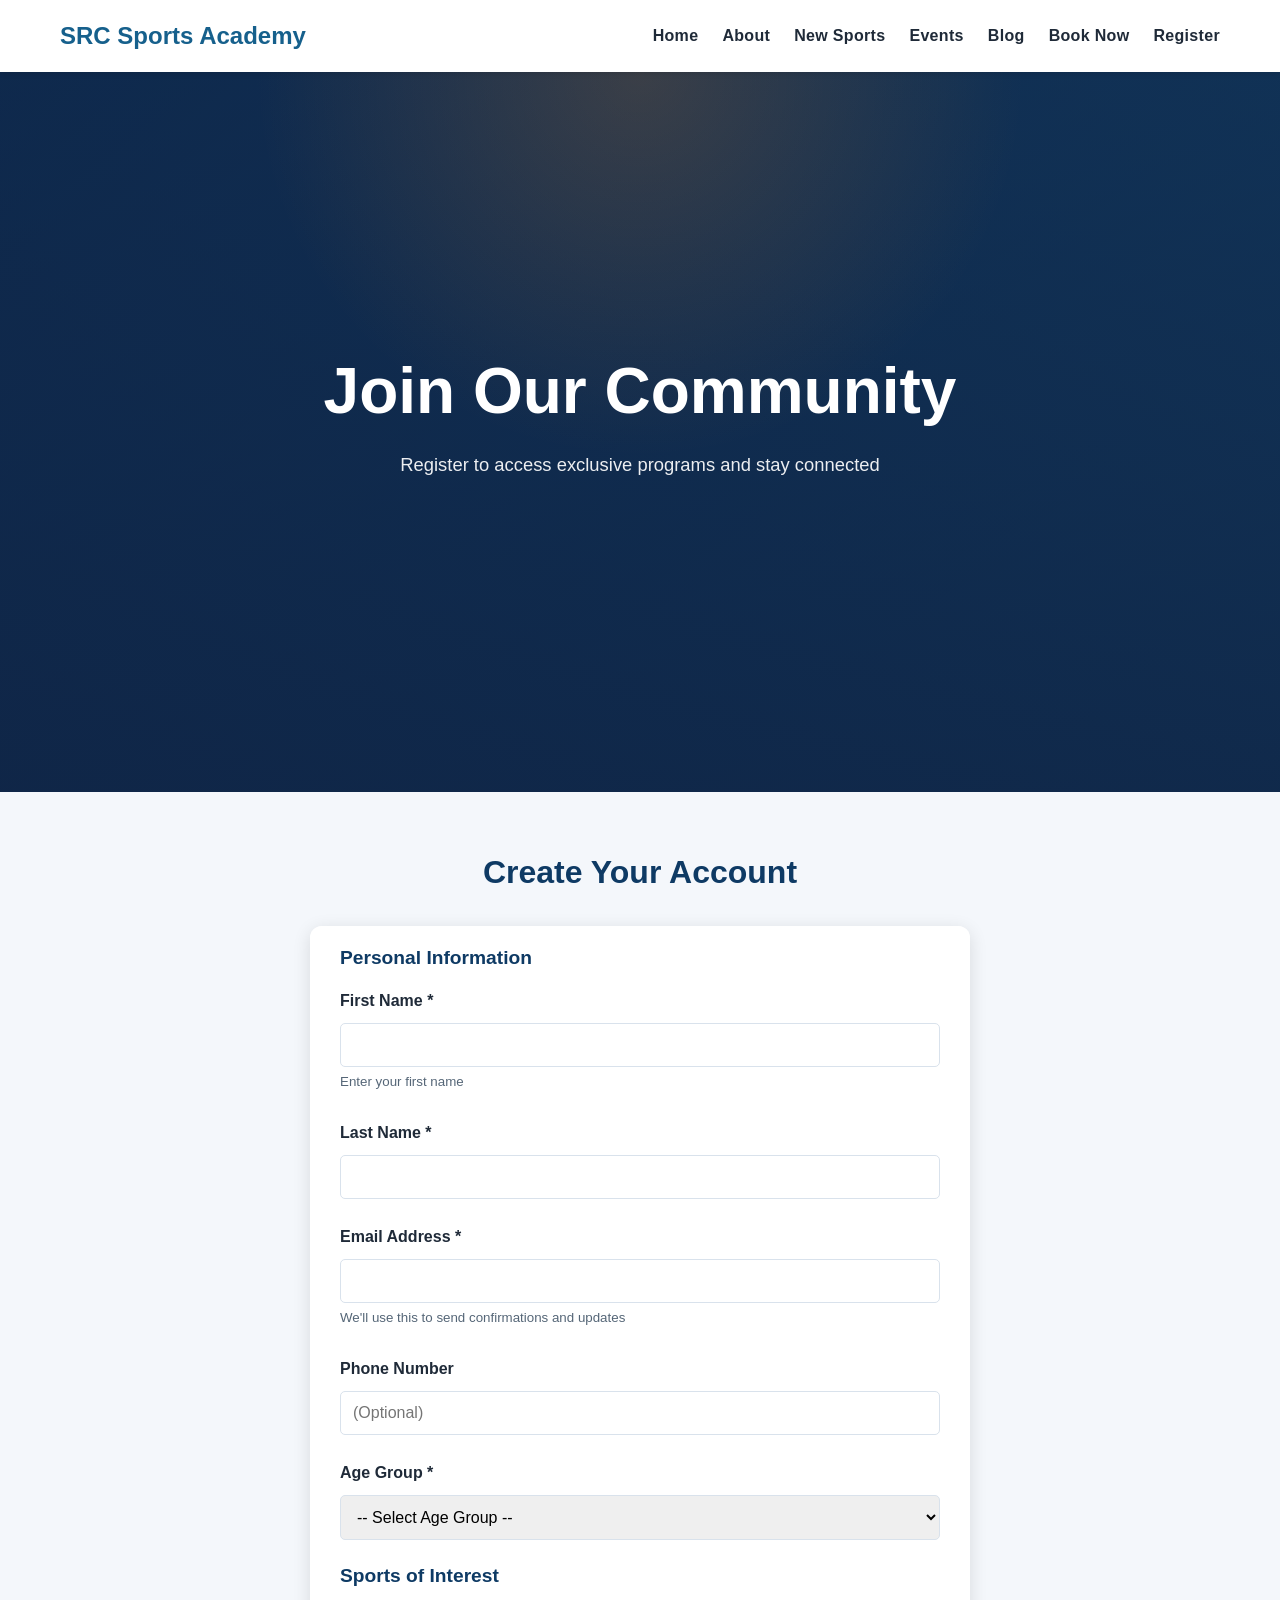
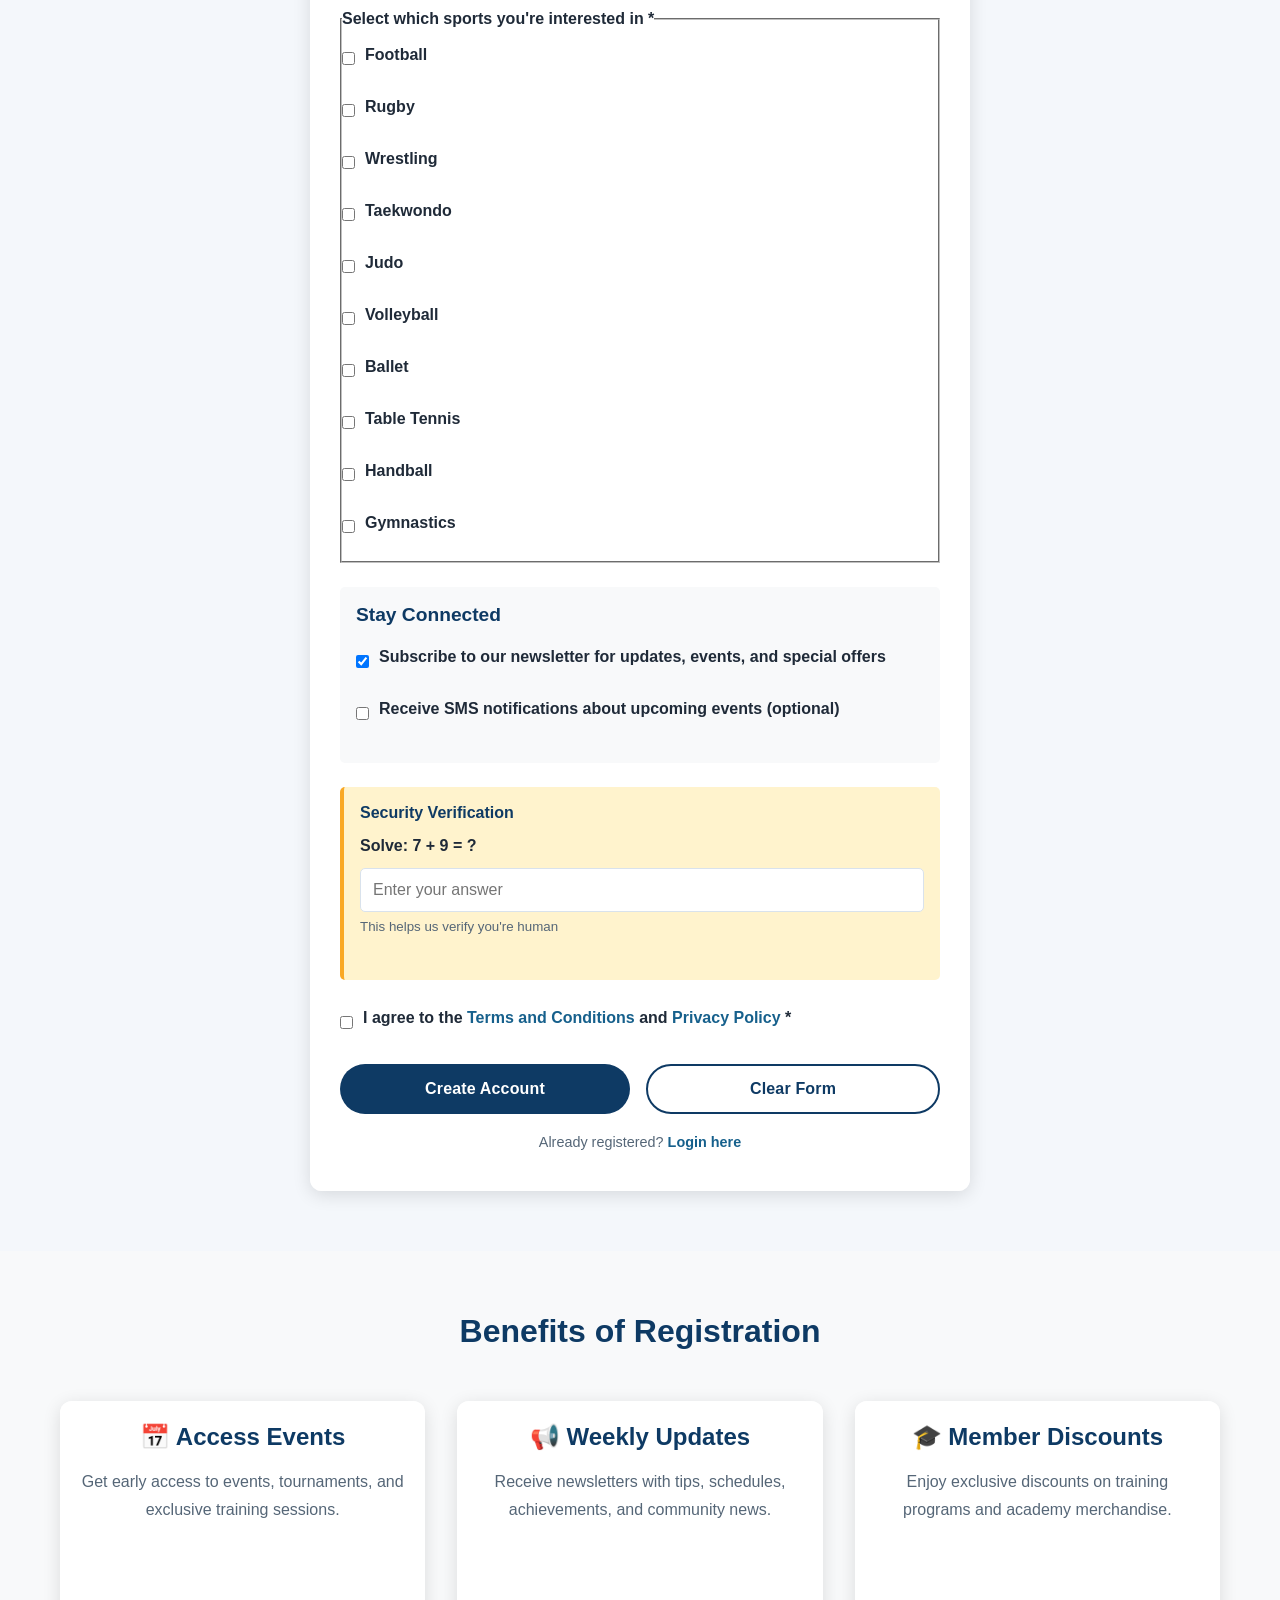
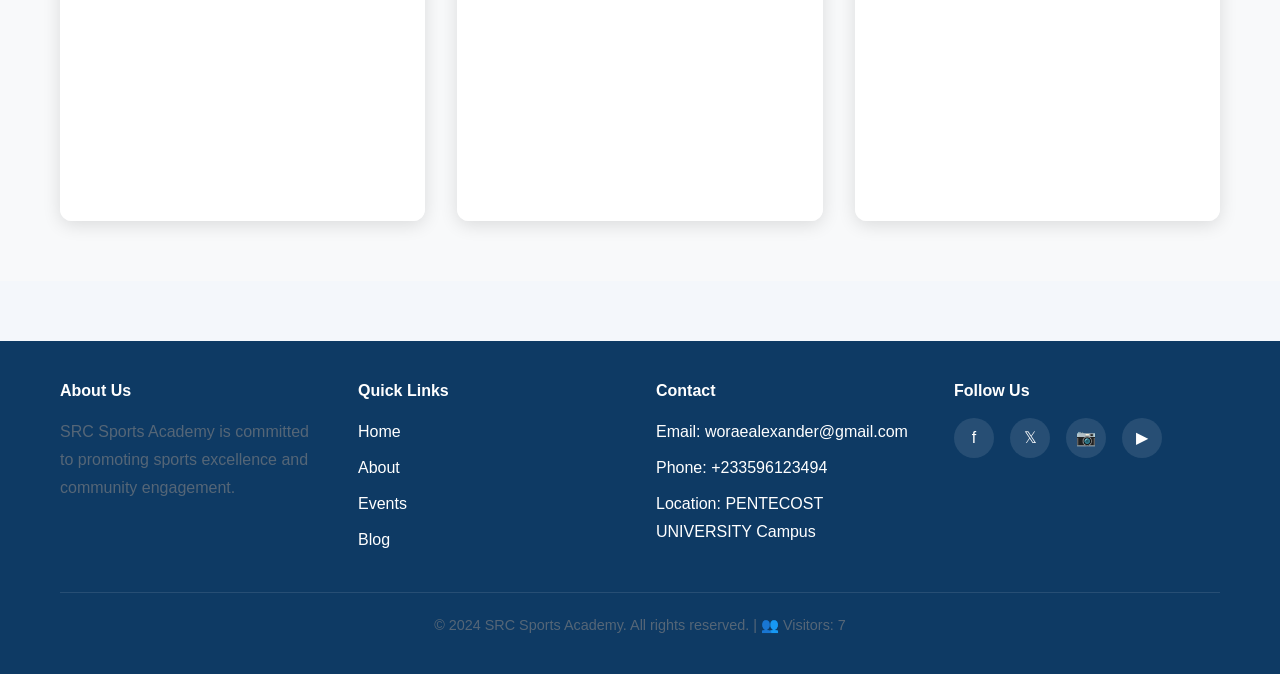
<file: pages/register.html>
<!DOCTYPE html>
<html lang="en">
<head>
    <meta charset="UTF-8">
    <meta name="viewport" content="width=device-width, initial-scale=1.0">
    <meta name="description" content="Register as a member of SRC Sports Academy and stay updated with our newsletter.">
    <title>Register - SRC Sports Academy</title>
    
    <!-- External CSS -->
    <style>
/* ===================================
   RESPONSIVE CSS FRAMEWORK
   SRC Sports Academy Website
   ==================================== */

/* Root Variables */
:root {
    --primary-color: #0e3a64;
    --secondary-color: #16608c;
    --accent-color: #ff8f00;
    --light-bg: #f4f7fb;
    --text-dark: #1f2a38;
    --text-light: #556677;
    --border-color: #d9e2ec;
    --success-color: #2e7d32;
    --warning-color: #f9a825;
    --error-color: #c62828;
    --transition: all 0.25s ease;
}

/* ===================================
   RESET & GLOBAL STYLES
   ==================================== */

* {
    margin: 0;
    padding: 0;
    box-sizing: border-box;
}

html {
    scroll-behavior: smooth;
    font-size: 16px;
}

body {
    font-family: 'Segoe UI', Tahoma, Geneva, Verdana, sans-serif;
    line-height: 1.75;
    color: var(--text-dark);
    background-color: var(--light-bg);
}

/* ===================================
   TYPOGRAPHY
   ==================================== */

h1, h2, h3, h4, h5, h6 {
    margin-bottom: 1rem;
    font-weight: 700;
    line-height: 1.3;
}

h1 {
    font-size: 2.5rem;
    color: var(--primary-color);
}

h2 {
    font-size: 2rem;
    color: var(--primary-color);
}

h3 {
    font-size: 1.5rem;
    color: var(--primary-color);
}

p {
    margin-bottom: 1rem;
    color: var(--text-light);
}

a {
    color: var(--secondary-color);
    text-decoration: none;
    transition: var(--transition);
}

a:hover {
    color: var(--accent-color);
}

/* ===================================
   CONTAINERS & SECTIONS
   ==================================== */

.container {
    max-width: 1200px;
    margin: 0 auto;
    padding: 0 20px;
}

section {
    padding: 60px 0;
}

section.hero {
    padding: 100px 0;
    background: linear-gradient(135deg, var(--primary-color) 0%, var(--secondary-color) 100%);
    color: #fff;
    text-align: center;
}

/* ===================================
   HEADER & NAVIGATION
   ==================================== */

header {
    background-color: #fff;
    box-shadow: 0 2px 5px rgba(0, 0, 0, 0.1);
    position: sticky;
    top: 0;
    z-index: 1000;
}

.header-content {
    display: flex;
    justify-content: space-between;
    align-items: center;
    padding: 15px 0;
}

.logo {
    font-size: 1.5rem;
    font-weight: 700;
    color: var(--primary-color);
}

nav ul {
    display: flex;
    list-style: none;
    gap: 1.5rem;
    align-items: center;
}

nav a {
    color: var(--text-dark);
    font-weight: 600;
    letter-spacing: 0.02em;
    transition: var(--transition);
    position: relative;
}

nav a:after {
    content: '';
    position: absolute;
    bottom: -4px;
    left: 0;
    width: 0;
    height: 2px;
    background-color: var(--accent-color);
    transition: width 0.25s ease;
}

nav a:hover,
nav a:focus {
    color: var(--primary-color);
}

nav a:hover:after,
nav a:focus:after {
    width: 100%;
}

.hamburger {
    display: none;
    flex-direction: column;
    cursor: pointer;
    gap: 5px;
}

.hamburger span {
    width: 25px;
    height: 3px;
    background-color: var(--primary-color);
    border-radius: 2px;
    transition: var(--transition);
}

.hamburger.active span:nth-child(1) {
    transform: rotate(45deg) translate(10px, 10px);
}

.hamburger.active span:nth-child(2) {
    opacity: 0;
}

.hamburger.active span:nth-child(3) {
    transform: rotate(-45deg) translate(7px, -7px);
}

/* ===================================
   BUTTONS
   ==================================== */

.btn {
    display: inline-flex;
    align-items: center;
    justify-content: center;
    padding: 14px 32px;
    border: none;
    border-radius: 999px;
    font-size: 1rem;
    font-weight: 700;
    cursor: pointer;
    transition: var(--transition);
    text-align: center;
    text-decoration: none;
    letter-spacing: 0.01em;
}

.btn-primary {
    background-color: var(--primary-color);
    color: #fff;
}

.btn-primary:hover,
.btn-primary:focus {
    background-color: var(--secondary-color);
    transform: translateY(-2px);
    box-shadow: 0 12px 28px rgba(14, 58, 100, 0.18);
}

.btn-accent {
    background-color: var(--accent-color);
    color: #fff;
}

.btn-accent:hover,
.btn-accent:focus {
    background-color: #ff9f1c;
    transform: translateY(-2px);
    box-shadow: 0 12px 28px rgba(255, 143, 0, 0.2);
}

.btn-outline {
    background-color: transparent;
    color: var(--primary-color);
    border: 2px solid var(--primary-color);
}

.btn-outline:hover,
.btn-outline:focus {
    background-color: var(--primary-color);
    color: #fff;
}

/* ===================================
   FORMS
   ==================================== */

form {
    max-width: 600px;
    margin: 0 auto;
}

.form-group {
    margin-bottom: 1.5rem;
}

label {
    display: block;
    margin-bottom: 0.5rem;
    font-weight: 600;
    color: var(--text-dark);
}

input, textarea, select {
    width: 100%;
    padding: 12px;
    border: 1px solid var(--border-color);
    border-radius: 5px;
    font-family: inherit;
    font-size: 1rem;
    transition: var(--transition);
}

input:focus, textarea:focus, select:focus {
    outline: none;
    border-color: var(--secondary-color);
    box-shadow: 0 0 5px rgba(42, 82, 152, 0.2);
}

textarea {
    resize: vertical;
    min-height: 150px;
}

.form-check {
    display: flex;
    align-items: center;
    gap: 10px;
    margin-bottom: 1rem;
}

.form-check input[type="checkbox"],
.form-check input[type="radio"] {
    width: auto;
    margin: 0;
}

/* ===================================
   CARDS
   ==================================== */

.card {
    background: #fff;
    border-radius: 12px;
    box-shadow: 0 4px 18px rgba(0, 0, 0, 0.12);
    overflow: hidden;
    transition: var(--transition);
    position: relative;
    display: flex;
    flex-direction: column;
    min-height: 420px;
}

.card-left,
.card-right {
    flex-direction: column;
}

@media (min-width: 900px) {
    .card-left,
    .card-right {
        flex-direction: row;
        align-items: stretch;
    }

    .card-right {
        flex-direction: row-reverse;
    }
}

.card-media {
    width: 100%;
    min-height: 240px;
    overflow: hidden;
    flex: 1 1 40%;
}

.card-image {
    width: 100%;
    height: 100%;
    object-fit: cover;
    display: block;
}

.card-body {
    position: relative;
    z-index: 2;
    padding: 24px;
    background: rgba(255, 255, 255, 0.92);
    flex: 1 1 60%;
}

.testimonial-img {
    width: 100%;
    height: auto;
    max-height: 320px;
    object-fit: contain;
    border-radius: 12px;
    margin-bottom: 1rem;
}

.card img {
    width: 100%;
    display: block;
}

.card-feature-list {
    margin: 1rem 0 1.25rem;
    padding-left: 1.25rem;
    list-style-type: disc;
    color: var(--text-color);
}

.card-feature-list li {
    margin-bottom: 0.65rem;
}
.card:hover {
    box-shadow: 0 10px 24px rgba(0, 0, 0, 0.18);
    transform: translateY(-6px);
}

.card-bg-video {
    position: absolute;
    top: 0;
    left: 0;
    width: 100%;
    height: 100%;
    object-fit: cover;
    z-index: -1;
    opacity: 1;
}

.card-bg-image {
    display: block;
    opacity: 1;
}

.card-header {
    padding: 20px;
    background-color: var(--light-bg);
    border-bottom: 1px solid var(--border-color);
}

.card-body {
    padding: 20px;
    background: rgba(255, 255, 255, 0.95);
}

.card-footer {
    padding: 15px 20px;
    background-color: var(--light-bg);
    border-top: 1px solid var(--border-color);
}

.section-headline {
    text-align: center;
    margin-bottom: 2.5rem;
    font-size: 2.25rem;
    letter-spacing: -0.03em;
}

.section-alt {
    background-color: var(--light-bg);
}

.search-row {
    display: flex;
    flex-wrap: wrap;
    gap: 10px;
    justify-content: center;
    margin-bottom: 20px;
}

.hero-actions,
.button-row {
    display: flex;
    flex-wrap: wrap;
    gap: 1rem;
    justify-content: center;
}

.text-white {
    color: #fff !important;
}

.text-soft {
    color: rgba(255, 255, 255, 0.9);
}

.text-secondary {
    color: var(--secondary-color);
}

.link-secondary {
    color: var(--secondary-color);
}

.link-secondary:hover {
    color: var(--accent-color);
}

.table-basic {
    width: 100%;
    border-collapse: collapse;
}

.table-basic th,
.table-basic td {
    text-align: left;
    padding: 0.75rem;
    border-bottom: 1px solid var(--border-color);
}

.table-basic th {
    border-bottom: 2px solid var(--border-color);
}

.panel-box {
    padding: 1.5rem;
    background: #fff;
    border-radius: 8px;
    box-shadow: 0 2px 10px rgba(0, 0, 0, 0.05);
}

.panel-border {
    border-left: 4px solid var(--secondary-color);
}

.card-header.gradient-primary {
    background: linear-gradient(135deg, var(--primary-color) 0%, var(--secondary-color) 100%);
    color: #fff;
}

.card-header.gradient-accent {
    background: linear-gradient(135deg, var(--accent-color) 0%, #ee5a6f 100%);
    color: #fff;
}

.card-header.gradient-warning {
    background: linear-gradient(135deg, #ffc107 0%, #ff9800 100%);
    color: #fff;
}

.card-header.gradient-secondary {
    background: linear-gradient(135deg, #009688 0%, #00897b 100%);
    color: #fff;
}

.card-header h3 {
    margin-bottom: 0;
}

.card-header small {
    color: rgba(255, 255, 255, 0.8);
}

.footer-link {
    color: rgba(255, 255, 255, 0.7);
    transition: var(--transition);
}

.footer-link:hover {
    color: #fff;
}

.table-responsive {
    overflow-x: auto;
}

.highlight-banner {
    background: linear-gradient(135deg, var(--primary-color) 0%, var(--secondary-color) 100%);
    color: #fff;
    text-align: center;
}

.highlight-banner .section-copy {
    color: rgba(255, 255, 255, 0.9);
}

.section-copy {
    line-height: 1.8;
    color: var(--text-light);
}

.btn-full {
    flex: 1 1 100%;
}

.ml-2 {
    margin-left: 1.5rem;
}

.mt-auto {
    margin-top: auto;
}

.align-center {
    align-items: center;
}

.gap-3 {
    gap: 3rem;
}

.grid-gap-1 {
    gap: 1rem;
}

.card-border-left {
    border-left: 4px solid var(--accent-color);
}

.panel-accent {
    background: #fff;
    border-radius: 8px;
    padding: 1.5rem;
    box-shadow: 0 2px 14px rgba(0,0,0,0.06);
}

.panel-secondary {
    border-left: 4px solid var(--secondary-color);
}

.text-highlight {
    color: var(--accent-color);
    font-size: 2.5rem;
}

.leader-title {
    color: var(--secondary-color);
    font-weight: 600;
    margin-bottom: 0.5rem;
}

.content-narrow {
    max-width: 800px;
    margin: 0 auto;
}

.panel-warning {
    background-color: #fff3cd;
    border-left: 4px solid var(--warning-color);
}

.gap-3 {
    gap: 3rem;
}

.panel-warning {
    background-color: #fff3cd;
    border-left: 4px solid var(--warning-color);
}

@media (min-width: 640px) {
    .btn-full {
        flex: 1;
        width: auto;
    }
}


/* ===================================
   GRID LAYOUTS
   ==================================== */

.grid {
    display: grid;
    gap: 2rem;
}

.grid-2 {
    grid-template-columns: repeat(auto-fit, minmax(340px, 1fr));
}

.grid-3 {
    grid-template-columns: repeat(auto-fit, minmax(280px, 1fr));
}

.grid-4 {
    grid-template-columns: repeat(auto-fit, minmax(220px, 1fr));
}

/* ===================================
   FOOTER
   ==================================== */

footer {
    background-color: var(--primary-color);
    color: #fff;
    padding: 40px 0 20px;
    margin-top: 60px;
}

.footer-content {
    display: grid;
    grid-template-columns: repeat(auto-fit, minmax(250px, 1fr));
    gap: 2rem;
    margin-bottom: 30px;
}

.footer-section h4 {
    color: #fff;
    margin-bottom: 1rem;
}

.footer-section ul {
    list-style: none;
}

.footer-section ul li {
    margin-bottom: 0.5rem;
}

.footer-section a {
    color: #fff;
    text-decoration: none;
}

.footer-section a:hover {
    color: var(--accent-color);
}

.social-links {
    display: flex;
    gap: 1rem;
    margin-top: 1rem;
}

.social-links a {
    display: inline-block;
    width: 40px;
    height: 40px;
    background-color: rgba(255, 255, 255, 0.1);
    border-radius: 50%;
    display: flex;
    align-items: center;
    justify-content: center;
    transition: var(--transition);
}

.social-links a:hover {
    background-color: var(--accent-color);
    transform: translateY(-3px);
}

.footer-bottom {
    text-align: center;
    padding-top: 20px;
    border-top: 1px solid rgba(255, 255, 255, 0.1);
    font-size: 0.9rem;
}

/* ===================================
   HERO SECTION
   ==================================== */

.hero {
    position: relative;
    min-height: 720px;
    display: flex;
    align-items: center;
    justify-content: center;
    overflow: hidden;
}

.hero::before {
    content: '';
    position: absolute;
    inset: 0;
    background: radial-gradient(circle at top, rgba(255, 143, 28, 0.18), transparent 40%), linear-gradient(180deg, rgba(15, 32, 64, 0.65), rgba(15, 32, 64, 0.85));
    z-index: 1;
}

.hero-content {
    position: relative;
    z-index: 2;
    text-align: center;
    color: #fff;
    max-width: 760px;
    padding: 0 20px;
}

.hero-video {
    position: absolute;
    inset: 0;
    width: 100%;
    height: 100%;
    object-fit: cover;
    z-index: 0;
    opacity: 0.7;
}

.hero-image {
    opacity: 1;
}

.hero h1 {
    color: #fff;
    margin-bottom: 1rem;
    font-size: clamp(3rem, 5vw, 4.5rem);
}

.hero p {
    color: rgba(255, 255, 255, 0.92);
    font-size: 1.15rem;
    margin-bottom: 2rem;
    max-width: 720px;
    margin-left: auto;
    margin-right: auto;
}

.eyebrow {
    display: inline-flex;
    margin-bottom: 1rem;
    padding: 0.5rem 1rem;
    border-radius: 999px;
    font-size: 0.85rem;
    letter-spacing: 0.16em;
    text-transform: uppercase;
    background: rgba(255, 255, 255, 0.12);
    color: #fff;
}

.hero-actions {
    display: inline-flex;
    flex-wrap: wrap;
    gap: 1rem;
    justify-content: center;
}

/* ===================================
   UTILITIES
   ==================================== */

.text-center {
    text-align: center;
}

.notification {
    position: fixed;
    top: 20px;
    right: 20px;
    max-width: 420px;
    border-radius: 8px;
    padding: 15px;
    color: white;
    z-index: 9999;
    animation: slideIn 0.3s ease;
    box-shadow: 0 10px 30px rgba(0, 0, 0, 0.12);
}

.notification-success {
    background-color: var(--success-color);
}

.notification-error {
    background-color: var(--error-color);
}

.notification-warning {
    background-color: var(--warning-color);
    color: #333;
}

.notification-info {
    background-color: var(--secondary-color);
}

.notification-content {
    display: flex;
    justify-content: space-between;
    align-items: center;
    gap: 10px;
}

.notification-content p {
    margin: 0;
}

.notification-close {
    background: none;
    border: none;
    color: inherit;
    font-size: 1.5rem;
    cursor: pointer;
    padding: 0;
}

@keyframes slideIn {
    from {
        transform: translateX(400px);
        opacity: 0;
    }
    to {
        transform: translateX(0);
        opacity: 1;
    }
}

.text-right {
    text-align: right;
}

.text-left {
    text-align: left;
}

.mt-1 { margin-top: 0.5rem; }
.mt-2 { margin-top: 1rem; }
.mt-3 { margin-top: 1.5rem; }
.mt-4 { margin-top: 2rem; }

.mb-1 { margin-bottom: 0.5rem; }
.mb-2 { margin-bottom: 1rem; }
.mb-3 { margin-bottom: 1.5rem; }
.mb-4 { margin-bottom: 2rem; }

.p-1 { padding: 0.5rem; }
.p-2 { padding: 1rem; }
.p-3 { padding: 1.5rem; }
.p-4 { padding: 2rem; }

.hidden {
    display: none !important;
}

.sr-only {
    position: absolute;
    width: 1px;
    height: 1px;
    padding: 0;
    margin: -1px;
    overflow: hidden;
    clip: rect(0, 0, 0, 0);
    white-space: nowrap;
    border-width: 0;
}

/* ===================================
   RESPONSIVE DESIGN
   ==================================== */

@media (max-width: 1024px) {
    h1 {
        font-size: 2rem;
    }

    h2 {
        font-size: 1.5rem;
    }

    section {
        padding: 40px 0;
    }
}

@media (max-width: 768px) {
    .hamburger {
        display: flex;
    }

    nav ul {
        display: none;
        position: absolute;
        top: 70px;
        left: 0;
        right: 0;
        flex-direction: column;
        background-color: #fff;
        padding: 1rem;
        gap: 0;
        box-shadow: 0 5px 10px rgba(0, 0, 0, 0.1);
    }

    nav ul.active {
        display: flex;
    }

    nav a {
        padding: 10px;
        border-radius: 5px;
    }

    nav a:after {
        display: none;
    }

    nav a:hover {
        background-color: var(--light-bg);
    }

    .hero h1 {
        font-size: 2rem;
    }

    .grid-2, .grid-3, .grid-4 {
        grid-template-columns: 1fr;
    }

    .footer-content {
        grid-template-columns: 1fr;
    }
}

@media (max-width: 480px) {
    html {
        font-size: 14px;
    }

    .container {
        padding: 0 15px;
    }

    h1 {
        font-size: 1.5rem;
    }

    h2 {
        font-size: 1.2rem;
    }

    .btn {
        width: 100%;
        padding: 15px;
    }

    section {
        padding: 30px 0;
    }

    .hero {
        min-height: 400px;
    }

    .hero h1 {
        font-size: 1.5rem;
    }

    .hero p {
        font-size: 1rem;
    }
}

/* ===================================
   ACCESSIBILITY
   ==================================== */

:focus-visible {
    outline: 3px solid var(--secondary-color);
    outline-offset: 2px;
}

button:focus-visible {
    outline: 3px dashed var(--secondary-color);
    outline-offset: 3px;
}

@media (prefers-reduced-motion: reduce) {
    * {
        animation-duration: 0.01ms !important;
        animation-iteration-count: 1 !important;
        transition-duration: 0.01ms !important;
    }
}

/* ===================================
   HIGH CONTRAST MODE
   ==================================== */

@media (prefers-contrast: more) {
    .card {
        border: 2px solid var(--text-dark);
    }

    button {
        border: 2px solid currentColor;
    }
}

</style>
</head>
<body>
    <!-- ====================================
         HEADER & NAVIGATION
         ==================================== -->
    <header>
        <div class="container">
            <div class="header-content">
                <div class="logo">
                    <a href="../index.html" aria-label="SRC Sports Academy Home">SRC Sports Academy</a>
                </div>
                
                <nav aria-label="Main navigation">
                    <ul role="menubar">
                        <li role="presentation"><a href="../index.html" role="menuitem">Home</a></li>
                        <li role="presentation"><a href="about.html" role="menuitem">About</a></li>
                        <li role="presentation"><a href="new-activities.html" role="menuitem">New Sports</a></li>
                        <li role="presentation"><a href="events.html" role="menuitem">Events</a></li>
                        <li role="presentation"><a href="blog.html" role="menuitem">Blog</a></li>
                        <li role="presentation"><a href="book-online.html" role="menuitem">Book Now</a></li>
                        <li role="presentation"><a href="register.html" role="menuitem" aria-current="page">Register</a></li>
                    </ul>
                </nav>

                <div class="hamburger" aria-label="Toggle navigation menu" role="button" tabindex="0" aria-expanded="false">
                    <span></span>
                    <span></span>
                    <span></span>
                </div>
            </div>
        </div>
    </header>

    <!-- ====================================
         PAGE HERO
         ==================================== -->
    <section class="hero">
        <video autoplay muted loop playsinline class="hero-video" aria-label="Showcasing various sports activities at SRC Sports Academy">
            <source src="../IMAGES/video_2026-05-11_11-56-57.mp4" type="video/mp4">
        </video>
        <div class="hero-content">
            <h1>Join Our Community</h1>
            <p>Register to access exclusive programs and stay connected</p>
        </div>
    </section>

    <!-- ====================================
         REGISTRATION CONTENT
         ==================================== -->
    <section>
        <div class="container" style="max-width: 700px;">
            <h2 style="text-align: center; margin-bottom: 2rem;">Create Your Account</h2>

            <div class="card">
                <div class="card-body">
                    <form id="registration-form" novalidate aria-label="User registration form">
                        <!-- Personal Information -->
                        <div style="margin-bottom: 1.5rem;">
                            <h3 style="font-size: 1.2rem; margin-bottom: 1rem;">Personal Information</h3>

                            <div class="form-group">
                                <label for="first-name">First Name *</label>
                                <input 
                                    type="text" 
                                    id="first-name" 
                                    name="first-name" 
                                    required 
                                    aria-required="true"
                                    aria-describedby="first-name-help"
                                >
                                <small id="first-name-help" style="color: var(--text-light);">Enter your first name</small>
                            </div>

                            <div class="form-group">
                                <label for="last-name">Last Name *</label>
                                <input 
                                    type="text" 
                                    id="last-name" 
                                    name="last-name" 
                                    required 
                                    aria-required="true"
                                >
                            </div>

                            <div class="form-group">
                                <label for="email">Email Address *</label>
                                <input 
                                    type="email" 
                                    id="email" 
                                    name="email" 
                                    required 
                                    aria-required="true"
                                    aria-describedby="email-help"
                                >
                                <small id="email-help" style="color: var(--text-light);">We'll use this to send confirmations and updates</small>
                            </div>

                            <div class="form-group">
                                <label for="phone">Phone Number</label>
                                <input 
                                    type="tel" 
                                    id="phone" 
                                    name="phone" 
                                    placeholder="(Optional)"
                                >
                            </div>

                            <div class="form-group">
                                <label for="age-group">Age Group *</label>
                                <select id="age-group" name="age-group" required aria-required="true">
                                    <option value="">-- Select Age Group --</option>
                                    <option value="under-18">Under 18</option>
                                    <option value="18-25">18-25</option>
                                    <option value="26-35">26-35</option>
                                    <option value="36-50">36-50</option>
                                    <option value="50+">50+</option>
                                </select>
                            </div>
                        </div>

                        <!-- Sports Interest -->
                        <div style="margin-bottom: 1.5rem;">
                            <h3 style="font-size: 1.2rem; margin-bottom: 1rem;">Sports of Interest</h3>
                            <fieldset>
                                <legend style="font-weight: 600; margin-bottom: 0.5rem;">Select which sports you're interested in *</legend>
                                
                                <div class="form-check">
                                    <input type="checkbox" id="football" name="sports" value="football">
                                    <label for="football">Football</label>
                                </div>
                                <div class="form-check">
                                    <input type="checkbox" id="rugby" name="sports" value="rugby">
                                    <label for="rugby">Rugby</label>
                                </div>
                                <div class="form-check">
                                    <input type="checkbox" id="wrestling" name="sports" value="wrestling">
                                    <label for="wrestling">Wrestling</label>
                                </div>
                                <div class="form-check">
                                    <input type="checkbox" id="taekwondo" name="sports" value="taekwondo">
                                    <label for="taekwondo">Taekwondo</label>
                                </div>
                                <div class="form-check">
                                    <input type="checkbox" id="judo" name="sports" value="judo">
                                    <label for="judo">Judo</label>
                                </div>
                                <div class="form-check">
                                    <input type="checkbox" id="volleyball" name="sports" value="volleyball">
                                    <label for="volleyball">Volleyball</label>
                                </div>
                                <div class="form-check">
                                    <input type="checkbox" id="ballet" name="sports" value="ballet">
                                    <label for="ballet">Ballet</label>
                                </div>
                                <div class="form-check">
                                    <input type="checkbox" id="table-tennis" name="sports" value="table-tennis">
                                    <label for="table-tennis">Table Tennis</label>
                                </div>
                                <div class="form-check">
                                    <input type="checkbox" id="handball" name="sports" value="handball">
                                    <label for="handball">Handball</label>
                                </div>
                                <div class="form-check">
                                    <input type="checkbox" id="gymnastics" name="sports" value="gymnastics">
                                    <label for="gymnastics">Gymnastics</label>
                                </div>
                            </fieldset>
                        </div>

                        <!-- Newsletter & Preferences -->
                        <div style="margin-bottom: 1.5rem; padding: 1rem; background-color: #f8f9fa; border-radius: 5px;">
                            <h3 style="font-size: 1.2rem; margin-bottom: 1rem;">Stay Connected</h3>
                            
                            <div class="form-check">
                                <input type="checkbox" id="newsletter" name="newsletter" checked>
                                <label for="newsletter">Subscribe to our newsletter for updates, events, and special offers</label>
                            </div>

                            <div class="form-check">
                                <input type="checkbox" id="sms" name="sms">
                                <label for="sms">Receive SMS notifications about upcoming events (optional)</label>
                            </div>
                        </div>

                        <!-- CAPTCHA Verification -->
                        <div style="margin-bottom: 1.5rem; padding: 1rem; background-color: #fff3cd; border-radius: 5px; border-left: 4px solid var(--warning-color);">
                            <h3 style="font-size: 1rem; margin-bottom: 0.5rem;">Security Verification</h3>
                            <div class="form-group">
                                <label for="captcha-question">Solve: <span id="captcha-question">Please wait...</span></label>
                                <input 
                                    type="number" 
                                    id="captcha-answer" 
                                    name="captcha-answer" 
                                    placeholder="Enter your answer" 
                                    required
                                    aria-required="true"
                                    aria-describedby="captcha-help"
                                >
                                <small id="captcha-help" style="color: var(--text-light);">This helps us verify you're human</small>
                            </div>
                        </div>

                        <!-- Terms and Conditions -->
                        <div style="margin-bottom: 1.5rem;">
                            <div class="form-check">
                                <input type="checkbox" id="terms" name="terms" required aria-required="true">
                                <label for="terms">I agree to the <a href="#" style="color: var(--secondary-color);">Terms and Conditions</a> and <a href="#" style="color: var(--secondary-color);">Privacy Policy</a> *</label>
                            </div>
                        </div>

                        <!-- Submit Button -->
                        <div style="display: flex; gap: 1rem;">
                            <button type="submit" class="btn btn-primary" style="flex: 1;">Create Account</button>
                            <button type="reset" class="btn btn-outline" style="flex: 1;">Clear Form</button>
                        </div>

                        <p style="text-align: center; margin-top: 1rem; font-size: 0.9rem;">
                            Already registered? <a href="#login" style="color: var(--secondary-color); font-weight: 600;">Login here</a>
                        </p>
                    </form>
                </div>
            </div>

            <!-- Success Message (Hidden by default) -->
            <div id="registration-success" class="hidden" style="margin-top: 2rem; padding: 1.5rem; background-color: var(--success-color); color: white; border-radius: 5px; text-align: center;">
                <h3>Welcome to SRC Sports Academy!</h3>
                <p>Your registration was successful. Check your email for confirmation and next steps.</p>
                <a href="../index.html" class="btn" style="background-color: white; color: var(--primary-color); margin-top: 1rem;">Return to Home</a>
            </div>
        </div>
    </section>

    <!-- ====================================
         BENEFITS SECTION
         ==================================== -->
    <section style="background-color: #f8f9fa;">
        <div class="container">
            <h2 style="text-align: center; margin-bottom: 3rem;">Benefits of Registration</h2>
            
            <div class="grid grid-3">
                <div class="card text-center">
                    <div class="card-body">
                        <h3>📅 Access Events</h3>
                        <p>Get early access to events, tournaments, and exclusive training sessions.</p>
                    </div>
                </div>

                <div class="card text-center">
                    <div class="card-body">
                        <h3>📢 Weekly Updates</h3>
                        <p>Receive newsletters with tips, schedules, achievements, and community news.</p>
                    </div>
                </div>

                <div class="card text-center">
                    <div class="card-body">
                        <h3>🎓 Member Discounts</h3>
                        <p>Enjoy exclusive discounts on training programs and academy merchandise.</p>
                    </div>
                </div>
            </div>
        </div>
    </section>

    <!-- ====================================
         FOOTER
         ==================================== -->
    <footer>
        <div class="container">
            <div class="footer-content">
                <div class="footer-section">
                    <h4>About Us</h4>
                    <p>SRC Sports Academy is committed to promoting sports excellence and community engagement.</p>
                </div>

                <div class="footer-section">
                    <h4>Quick Links</h4>
                    <ul>
                        <li><a href="../index.html">Home</a></li>
                        <li><a href="about.html">About</a></li>
                        <li><a href="events.html">Events</a></li>
                        <li><a href="blog.html">Blog</a></li>
                    </ul>
                </div>

                <div class="footer-section">
                    <h4>Contact</h4>
                    <ul>
                        <li>Email: woraealexander@gmail.com</li>
                        <li>Phone: +233596123494</li>
                        <li>Location: PENTECOST UNIVERSITY Campus</li>
                    </ul>
                </div>

                <div class="footer-section">
                    <h4>Follow Us</h4>
                    <div class="social-links">
                        <a href="https://facebook.com/srcacademy" aria-label="Facebook">f</a>
                        <a href="https://twitter.com/srcacademy" aria-label="Twitter">𝕏</a>
                        <a href="https://instagram.com/srcacademy" aria-label="Instagram">📷</a>
                        <a href="https://youtube.com/srcacademy" aria-label="YouTube">▶</a>
                    </div>
                </div>
            </div>

            <div class="footer-bottom">
                <p>&copy; 2024 SRC Sports Academy. All rights reserved. | 👥 Visitors: <span id="visitor-counter">0</span></p>
            </div>
        </div>
    </footer>

    <!-- External JavaScript -->
    <script src="https://code.jquery.com/jquery-3.7.1.min.js" integrity="sha256-3gJwYpMe3p4C1Xn4G9ANOU5RkQ1c1wB2aBRvYTMXxcI=" crossorigin="anonymous"></script>
    <script src="../JS/script.js"></script>
    <script>
        document.getElementById('registration-form').addEventListener('submit', function(e) {
            e.preventDefault();
            
            // Validate form
            if (!validateForm('registration-form')) {
                showNotification('Please fill in all required fields correctly.', 'error');
                return;
            }

            // Validate CAPTCHA
            if (!validateCaptcha()) {
                return;
            }

            // Check terms
            if (!document.getElementById('terms').checked) {
                showNotification('You must agree to the terms and conditions.', 'error');
                return;
            }

            // Simulate form submission
            const formData = new FormData(this);
            console.log('Registration submitted:', Object.fromEntries(formData));

            // Show success message
            document.getElementById('registration-form').parentElement.classList.add('hidden');
            document.getElementById('registration-success').classList.remove('hidden');
            
            showNotification('Registration completed! Check your email for confirmation.', 'success');

            // Reset form for next use
            setTimeout(() => {
                this.reset();
                generateCaptcha();
            }, 3000);
        });
    </script>
</body>
</html>
</file>
